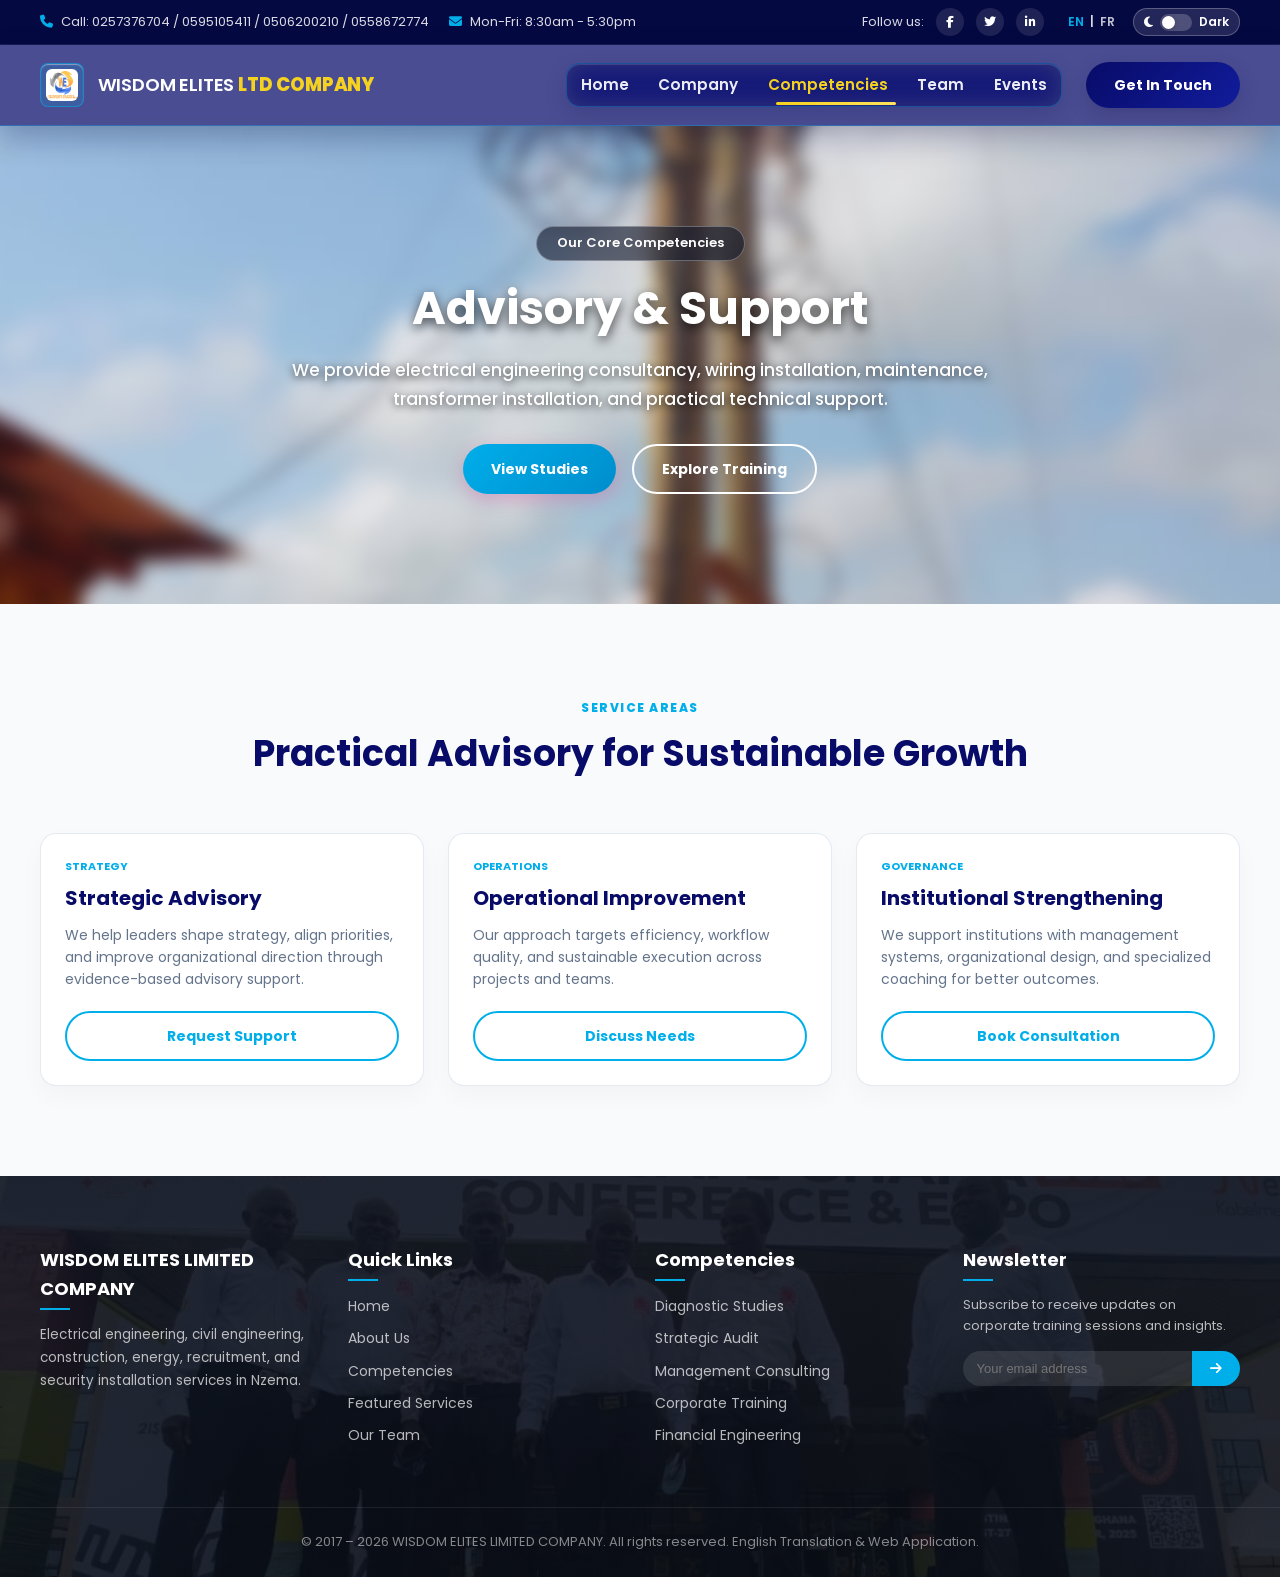
<file: advisory-support.html>
<!DOCTYPE html>
<html lang="en">
<head>
  <meta charset="UTF-8">
  <meta name="viewport" content="width=device-width, initial-scale=1.0">
  <title>Advisory & Support | WISDOM ELITES LIMITED COMPANY</title>
  <meta name="description" content="Explore WISDOM ELITES LIMITED COMPANY electrical engineering, construction, energy, recruitment, and security installation services.">
  <link rel="preconnect" href="https://fonts.googleapis.com">
  <link rel="preconnect" href="https://fonts.gstatic.com" crossorigin>
  <link href="https://fonts.googleapis.com/css2?family=Poppins:wght@400;500;600;700;800&family=Rubik:wght@300;400;500;600;700&display=swap" rel="stylesheet">
  <link rel="stylesheet" href="https://cdnjs.cloudflare.com/ajax/libs/font-awesome/6.4.0/css/all.min.css">
  <link rel="stylesheet" href="styles.css">
  <script>try{if(localStorage.getItem("wisdomTheme")==="light"){document.documentElement.style.background="#f0f4ff";}}catch(e){}</script>
</head>
<body>
  <!-- Top Info Bar -->
  <div class="top-bar">
    <div class="container">
      <div class="top-info">
        <div class="top-info-item">
          <i class="fa-solid fa-phone"></i>
          <span>Call: <a href="tel:+233257376704">0257376704</a> / <a href="tel:+233595105411">0595105411</a> / <a href="tel:+233506200210">0506200210</a> / <a href="tel:+233558672774">0558672774</a></span>
        </div>
        <div class="top-info-item">
          <i class="fa-solid fa-envelope"></i>
          <span>Mon-Fri: 8:30am - 5:30pm</span>
        </div>
      </div>
      <div class="top-social">
        <span>Follow us:</span>
        <a href="#" title="Facebook"><i class="fa-brands fa-facebook-f"></i></a>
        <a href="#" title="Twitter"><i class="fa-brands fa-twitter"></i></a>
        <a href="#" title="LinkedIn"><i class="fa-brands fa-linkedin-in"></i></a>
        <div class="lang-switch" aria-label="Choose website language">
          <button type="button" class="active" data-language="en" aria-pressed="true">EN</button>
          <span aria-hidden="true">|</span>
          <button type="button" data-language="fr" aria-pressed="false">FR</button>
        </div>
        <button class="theme-toggle" id="themeToggle" aria-label="Toggle dark/light mode" title="Toggle Dark / Light Mode">
          <i class="fa-solid fa-moon"></i>
          <span class="toggle-track"><span class="toggle-thumb"></span></span>
          <span class="theme-label">Dark</span>
        </button>
      </div>
    </div>
  </div>

   <header class="header">
    <div class="container navbar">
      <a href="index.html" class="logo" aria-label="WISDOM ELITES LTD COMPANY home">
        <div class="logo-badge">
          <img src="image/Logo.jpeg" alt="WISDOM ELITES LTD COMPANY logo" class="logo-image">
        </div>
        <span class="logo-text">WISDOM ELITES <strong>LTD COMPANY</strong></span>
      </a>

      <nav id="navMenu" class="nav-menu nav visible-lg visible-md visible-sm hidden-xs">
        <div class="menu-header-menu-container">
          <ul id="menu-header-menu" class="menu rt-mega-menu-transition-default">
            <li id="menu-item-10756" class="menu-item menu-item-type-post_type menu-item-object-page menu-item-home current-menu-item page_item page-item-293 current_page_item menu-flyout rt-mega-menu-hover item-10756"><a class="nav-link" href="index.html">Home</a></li>
            <li id="menu-item-10768" class="menu-item menu-item-type-post_type menu-item-object-page menu-item-has-children menu-flyout rt-mega-menu-hover item-10768"><a class="nav-link" href="company.html">Company</a>
              <ul class="rt-sub-menu">
                <li id="menu-item-10769" class="menu-item menu-item-type-post_type menu-item-object-page rt-mega-menu-hover item-10769"><a class="nav-link" href="company.html">Overview</a></li>
                <li id="menu-item-10767" class="menu-item menu-item-type-post_type menu-item-object-page rt-mega-menu-hover item-10767"><a class="nav-link" href="managing-partner.html">Managing Partner Message</a></li>
              </ul>
            </li>
            <li id="menu-item-10770" class="menu-item menu-item-type-post_type menu-item-object-page menu-item-has-children menu-flyout rt-mega-menu-hover item-10770"><a class="nav-link" href="advisory-support.html">Competencies</a>
              <ul class="rt-sub-menu">
                <li id="menu-item-10760" class="menu-item menu-item-type-post_type menu-item-object-page rt-mega-menu-hover item-10760"><a class="nav-link" href="advisory-support.html">Advisory & Support</a></li>
                <li id="menu-item-10763" class="menu-item menu-item-type-post_type menu-item-object-page rt-mega-menu-hover item-10763"><a class="nav-link" href="studies.html">Studies</a></li>
                <li id="menu-item-10764" class="menu-item menu-item-type-post_type menu-item-object-page rt-mega-menu-hover item-10764"><a class="nav-link" href="training.html">Training</a></li>
                <li id="menu-item-10759" class="menu-item menu-item-type-post_type menu-item-object-page rt-mega-menu-hover item-10759"><a class="nav-link" href="audit.html">Audit</a></li>
              </ul>
            </li>
            <li id="menu-item-10762" class="menu-item menu-item-type-post_type menu-item-object-page menu-item-has-children menu-flyout rt-mega-menu-hover item-10762"><a class="nav-link" href="team.html">Team</a>
              <ul class="rt-sub-menu">
                <li id="menu-item-11100" class="menu-item menu-item-type-post_type menu-item-object-page rt-mega-menu-hover item-11100"><a class="nav-link" href="team.html">Our Team</a></li>
                <li id="menu-item-11776" class="menu-item menu-item-type-post_type menu-item-object-page rt-mega-menu-hover item-11776"><a class="nav-link" href="contact.html">Join Our Team</a></li>
                <li id="menu-item-11766" class="menu-item menu-item-type-post_type menu-item-object-awsm_job_openings rt-mega-menu-hover item-11766"><a class="nav-link" href="open-application.html">Open Application</a></li>
              </ul>
            </li>
            <li id="menu-item-11018" class="menu-item menu-item-type-post_type menu-item-object-page menu-flyout rt-mega-menu-hover item-11018"><a class="nav-link" href="events.html">Events</a></li>
              <ul class="rt-sub-menu">
                <li id="menu-item-12257" class="menu-item menu-item-type-post_type menu-item-object-page rt-mega-menu-hover item-12257"><a class="nav-link" href="technical-support.html">Technical Support</a></li>
              </ul>
            </li>
          </ul>
        </div>
      </nav>

      <a href="#contact" class="btn btn-secondary visible-desktop">Get In Touch</a>

      <div class="mobile-toggle" id="mobileToggle">
        <i class="fa-solid fa-bars"></i>
      </div>
    </div>
  </header>

  <section class="hero" style="min-height: 360px; padding: 100px 0 110px;">
    <div class="hero-bg-overlay"></div>
    <div class="container hero-slider">
      <div class="hero-slide active">
        <div class="hero-slide-bg">
        <img src="image/image 4.jpeg" alt="Consulting Slide 1">
      </div>
        <div class="hero-content">
          <span class="hero-subtitle">Our Core Competencies</span>
          <h1 class="hero-title">Advisory & Support</h1>
          <p class="hero-description">We provide electrical engineering consultancy, wiring installation, maintenance, transformer installation, and practical technical support.</p>
          <div class="hero-btns"><a href="studies.html" class="btn">View Studies</a><a href="training.html" class="btn btn-outline" style="border-color:#fff; color:#fff;">Explore Training</a></div>
        </div>
      </div>
    </div>
  </section>

  <section class="services-section">
    <div class="container">
      <div class="section-title-wrap text-center">
        <span class="section-tag">Service Areas</span>
        <h2 class="section-title">Practical Advisory for Sustainable Growth</h2>
      </div>
      <div class="services-grid">
        <div class="service-card">
          <div class="service-body">
            <span class="service-tag">Strategy</span>
            <h3 class="service-title">Strategic Advisory</h3>
            <p class="service-desc">We help leaders shape strategy, align priorities, and improve organizational direction through evidence-based advisory support.</p>
            <a href="contact.html" class="btn btn-outline">Request Support</a>
          </div>
        </div>
        <div class="service-card">
          <div class="service-body">
            <span class="service-tag">Operations</span>
            <h3 class="service-title">Operational Improvement</h3>
            <p class="service-desc">Our approach targets efficiency, workflow quality, and sustainable execution across projects and teams.</p>
            <a href="contact.html" class="btn btn-outline">Discuss Needs</a>
          </div>
        </div>
        <div class="service-card">
          <div class="service-body">
            <span class="service-tag">Governance</span>
            <h3 class="service-title">Institutional Strengthening</h3>
            <p class="service-desc">We support institutions with management systems, organizational design, and specialized coaching for better outcomes.</p>
            <a href="contact.html" class="btn btn-outline">Book Consultation</a>
          </div>
        </div>
      </div>
    </div>
  </section>

   <!-- Footer -->
  <footer class="footer">
    <div class="container">
      <div class="footer-grid">
        <div class="footer-col">
          <h4>WISDOM ELITES LIMITED COMPANY</h4>
          <p style="font-size:13.5px; line-height:1.7;">Electrical engineering, civil engineering, construction, energy, recruitment, and security installation services in Nzema.</p>
        </div>

        <div class="footer-col">
          <h4>Quick Links</h4>
          <ul class="footer-links">
            <li><a href="index.html">Home</a></li>
            <li><a href="company.html">About Us</a></li>
            <li><a href="advisory-support.html">Competencies</a></li>
            <li><a href="studies.html">Featured Services</a></li>
            <li><a href="team.html">Our Team</a></li>
          </ul>
        </div>

        <div class="footer-col">
          <h4>Competencies</h4>
          <ul class="footer-links">
            <li><a href="studies.html">Diagnostic Studies</a></li>
            <li><a href="audit.html">Strategic Audit</a></li>
            <li><a href="advisory-support.html">Management Consulting</a></li>
            <li><a href="training.html">Corporate Training</a></li>
            <li><a href="advisory-support.html">Financial Engineering</a></li>
          </ul>
        </div>

        <div class="footer-col">
          <h4>Newsletter</h4>
          <p style="font-size:13px;">Subscribe to receive updates on corporate training sessions and insights.</p>
          <form id="newsletterForm" class="newsletter-box">
            <input type="email" placeholder="Your email address" required>
            <button type="submit"><i class="fa-solid fa-arrow-right"></i></button>
          </form>
        </div>
      </div>
    </div>

    <div class="footer-bottom">
      <div class="container">
        <p>© 2017 – 2026 WISDOM ELITES LIMITED COMPANY. All rights reserved. English Translation & Web Application.</p>
      </div>
    </div>
  </footer>

  <script src="script.js"></script>
</body>
</html>
</file>
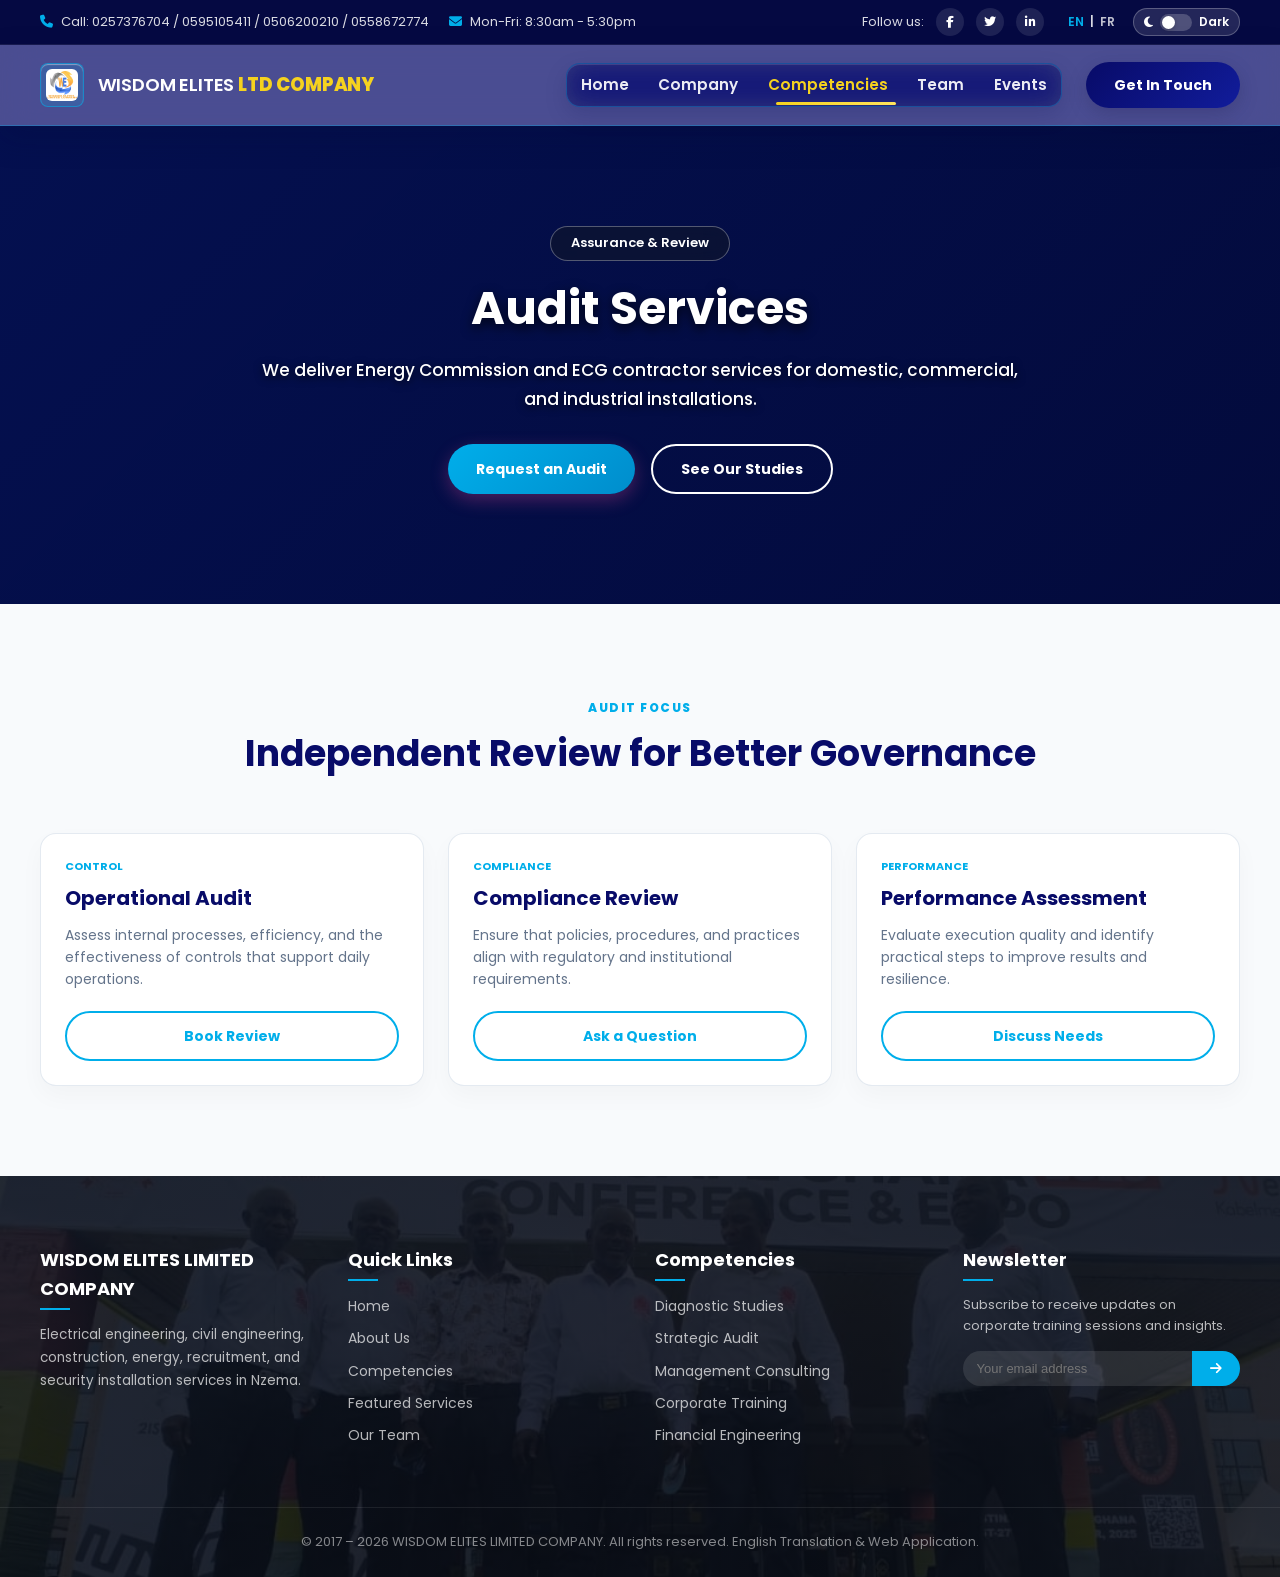
<file: audit.html>
﻿<!DOCTYPE html>
<html lang="en">
<head>
  <meta charset="UTF-8">
  <meta name="viewport" content="width=device-width, initial-scale=1.0">
  <title>Audit | WISDOM ELITES LIMITED COMPANY</title>
  <meta name="description" content="Explore WISDOM ELITES LIMITED COMPANY Energy Commission and ECG contractor services.">
  <link rel="preconnect" href="https://fonts.googleapis.com">
  <link rel="preconnect" href="https://fonts.gstatic.com" crossorigin>
  <link href="https://fonts.googleapis.com/css2?family=Poppins:wght@400;500;600;700;800&family=Rubik:wght@300;400;500;600;700&display=swap" rel="stylesheet">
  <link rel="stylesheet" href="https://cdnjs.cloudflare.com/ajax/libs/font-awesome/6.4.0/css/all.min.css">
  <link rel="stylesheet" href="styles.css">
  <script>try{if(localStorage.getItem("wisdomTheme")==="light"){document.documentElement.style.background="#f0f4ff";}}catch(e){}</script>
</head>
<body>
<!-- Top Info Bar -->
  <div class="top-bar">
    <div class="container">
      <div class="top-info">
        <div class="top-info-item">
          <i class="fa-solid fa-phone"></i>
          <span>Call: <a href="tel:+233257376704">0257376704</a> / <a href="tel:+233595105411">0595105411</a> / <a href="tel:+233506200210">0506200210</a> / <a href="tel:+233558672774">0558672774</a></span>
        </div>
        <div class="top-info-item">
          <i class="fa-solid fa-envelope"></i>
          <span>Mon-Fri: 8:30am - 5:30pm</span>
        </div>
      </div>
      <div class="top-social">
        <span>Follow us:</span>
        <a href="#" title="Facebook"><i class="fa-brands fa-facebook-f"></i></a>
        <a href="#" title="Twitter"><i class="fa-brands fa-twitter"></i></a>
        <a href="#" title="LinkedIn"><i class="fa-brands fa-linkedin-in"></i></a>
        <div class="lang-switch" aria-label="Choose website language">
          <button type="button" class="active" data-language="en" aria-pressed="true">EN</button>
          <span aria-hidden="true">|</span>
          <button type="button" data-language="fr" aria-pressed="false">FR</button>
        </div>
        <button class="theme-toggle" id="themeToggle" aria-label="Toggle dark/light mode" title="Toggle Dark / Light Mode">
          <i class="fa-solid fa-moon"></i>
          <span class="toggle-track"><span class="toggle-thumb"></span></span>
          <span class="theme-label">Dark</span>
        </button>
      </div>
    </div>
  </div>
    
   <header class="header">
    <div class="container navbar">
      <a href="index.html" class="logo" aria-label="WISDOM ELITES LTD COMPANY home">
        <div class="logo-badge">
          <img src="image/Logo.jpeg" alt="WISDOM ELITES LTD COMPANY logo" class="logo-image">
        </div>
        <span class="logo-text">WISDOM ELITES <strong>LTD COMPANY</strong></span>
      </a>

      <nav id="navMenu" class="nav-menu nav visible-lg visible-md visible-sm hidden-xs">
        <div class="menu-header-menu-container">
          <ul id="menu-header-menu" class="menu rt-mega-menu-transition-default">
            <li id="menu-item-10756" class="menu-item menu-item-type-post_type menu-item-object-page menu-item-home current-menu-item page_item page-item-293 current_page_item menu-flyout rt-mega-menu-hover item-10756"><a class="nav-link" href="index.html">Home</a></li>
            <li id="menu-item-10768" class="menu-item menu-item-type-post_type menu-item-object-page menu-item-has-children menu-flyout rt-mega-menu-hover item-10768"><a class="nav-link" href="company.html">Company</a>
              <ul class="rt-sub-menu">
                <li id="menu-item-10769" class="menu-item menu-item-type-post_type menu-item-object-page rt-mega-menu-hover item-10769"><a class="nav-link" href="company.html">Overview</a></li>
                <li id="menu-item-10767" class="menu-item menu-item-type-post_type menu-item-object-page rt-mega-menu-hover item-10767"><a class="nav-link" href="managing-partner.html">Managing Partner Message</a></li>
              </ul>
            </li>
            <li id="menu-item-10770" class="menu-item menu-item-type-post_type menu-item-object-page menu-item-has-children menu-flyout rt-mega-menu-hover item-10770"><a class="nav-link" href="advisory-support.html">Competencies</a>
              <ul class="rt-sub-menu">
                <li id="menu-item-10760" class="menu-item menu-item-type-post_type menu-item-object-page rt-mega-menu-hover item-10760"><a class="nav-link" href="advisory-support.html">Advisory & Support</a></li>
                <li id="menu-item-10763" class="menu-item menu-item-type-post_type menu-item-object-page rt-mega-menu-hover item-10763"><a class="nav-link" href="studies.html">Studies</a></li>
                <li id="menu-item-10764" class="menu-item menu-item-type-post_type menu-item-object-page rt-mega-menu-hover item-10764"><a class="nav-link" href="training.html">Training</a></li>
                <li id="menu-item-10759" class="menu-item menu-item-type-post_type menu-item-object-page rt-mega-menu-hover item-10759"><a class="nav-link" href="audit.html">Audit</a></li>
              </ul>
            </li>
            <li id="menu-item-10762" class="menu-item menu-item-type-post_type menu-item-object-page menu-item-has-children menu-flyout rt-mega-menu-hover item-10762"><a class="nav-link" href="team.html">Team</a>
              <ul class="rt-sub-menu">
                <li id="menu-item-11100" class="menu-item menu-item-type-post_type menu-item-object-page rt-mega-menu-hover item-11100"><a class="nav-link" href="team.html">Our Team</a></li>
                <li id="menu-item-11776" class="menu-item menu-item-type-post_type menu-item-object-page rt-mega-menu-hover item-11776"><a class="nav-link" href="contact.html">Join Our Team</a></li>
                <li id="menu-item-11766" class="menu-item menu-item-type-post_type menu-item-object-awsm_job_openings rt-mega-menu-hover item-11766"><a class="nav-link" href="open-application.html">Open Application</a></li>
              </ul>
            </li>
            <li id="menu-item-11018" class="menu-item menu-item-type-post_type menu-item-object-page menu-flyout rt-mega-menu-hover item-11018"><a class="nav-link" href="events.html">Events</a></li>
              <ul class="rt-sub-menu">
                <li id="menu-item-12257" class="menu-item menu-item-type-post_type menu-item-object-page rt-mega-menu-hover item-12257"><a class="nav-link" href="technical-support.html">Technical Support</a></li>
              </ul>
            </li>
          </ul>
        </div>
      </nav>

      <a href="#contact" class="btn btn-secondary visible-desktop">Get In Touch</a>

      <div class="mobile-toggle" id="mobileToggle">
        <i class="fa-solid fa-bars"></i>
      </div>
    </div>
  </header>
  
  <section class="hero" style="min-height: 360px; padding: 100px 0 110px;">
    <div class="hero-bg-overlay"></div>
    <div class="container hero-slider"><div class="hero-slide active"><div class="hero-content"><span class="hero-subtitle">Assurance & Review</span><h1 class="hero-title">Audit Services</h1><p class="hero-description">We deliver Energy Commission and ECG contractor services for domestic, commercial, and industrial installations.</p><div class="hero-btns"><a href="contact.html" class="btn">Request an Audit</a><a href="studies.html" class="btn btn-outline" style="border-color:#fff; color:#fff;">See Our Studies</a></div></div></div></div>
  </section>

  <section class="services-section">
    <div class="container">
      <div class="section-title-wrap text-center"><span class="section-tag">Audit Focus</span><h2 class="section-title">Independent Review for Better Governance</h2></div>
      <div class="services-grid">
        <div class="service-card"><div class="service-body"><span class="service-tag">Control</span><h3 class="service-title">Operational Audit</h3><p class="service-desc">Assess internal processes, efficiency, and the effectiveness of controls that support daily operations.</p><a href="contact.html" class="btn btn-outline">Book Review</a></div></div>
        <div class="service-card"><div class="service-body"><span class="service-tag">Compliance</span><h3 class="service-title">Compliance Review</h3><p class="service-desc">Ensure that policies, procedures, and practices align with regulatory and institutional requirements.</p><a href="contact.html" class="btn btn-outline">Ask a Question</a></div></div>
        <div class="service-card"><div class="service-body"><span class="service-tag">Performance</span><h3 class="service-title">Performance Assessment</h3><p class="service-desc">Evaluate execution quality and identify practical steps to improve results and resilience.</p><a href="contact.html" class="btn btn-outline">Discuss Needs</a></div></div>
      </div>
    </div>
  </section>

 <!-- Footer -->
  <footer class="footer">
    <div class="container">
      <div class="footer-grid">
        <div class="footer-col">
          <h4>WISDOM ELITES LIMITED COMPANY</h4>
          <p style="font-size:13.5px; line-height:1.7;">Electrical engineering, civil engineering, construction, energy, recruitment, and security installation services in Nzema.</p>
        </div>

        <div class="footer-col">
          <h4>Quick Links</h4>
          <ul class="footer-links">
            <li><a href="index.html">Home</a></li>
            <li><a href="company.html">About Us</a></li>
            <li><a href="advisory-support.html">Competencies</a></li>
            <li><a href="studies.html">Featured Services</a></li>
            <li><a href="team.html">Our Team</a></li>
          </ul>
        </div>

        <div class="footer-col">
          <h4>Competencies</h4>
          <ul class="footer-links">
            <li><a href="studies.html">Diagnostic Studies</a></li>
            <li><a href="audit.html">Strategic Audit</a></li>
            <li><a href="advisory-support.html">Management Consulting</a></li>
            <li><a href="training.html">Corporate Training</a></li>
            <li><a href="advisory-support.html">Financial Engineering</a></li>
          </ul>
        </div>

        <div class="footer-col">
          <h4>Newsletter</h4>
          <p style="font-size:13px;">Subscribe to receive updates on corporate training sessions and insights.</p>
          <form id="newsletterForm" class="newsletter-box">
            <input type="email" placeholder="Your email address" required>
            <button type="submit"><i class="fa-solid fa-arrow-right"></i></button>
          </form>
        </div>
      </div>
    </div>

    <div class="footer-bottom">
      <div class="container">
        <p>© 2017 – 2026 WISDOM ELITES LIMITED COMPANY. All rights reserved. English Translation & Web Application.</p>
      </div>
    </div>
  </footer>

  <script src="script.js"></script>
</body>
</html>
</file>
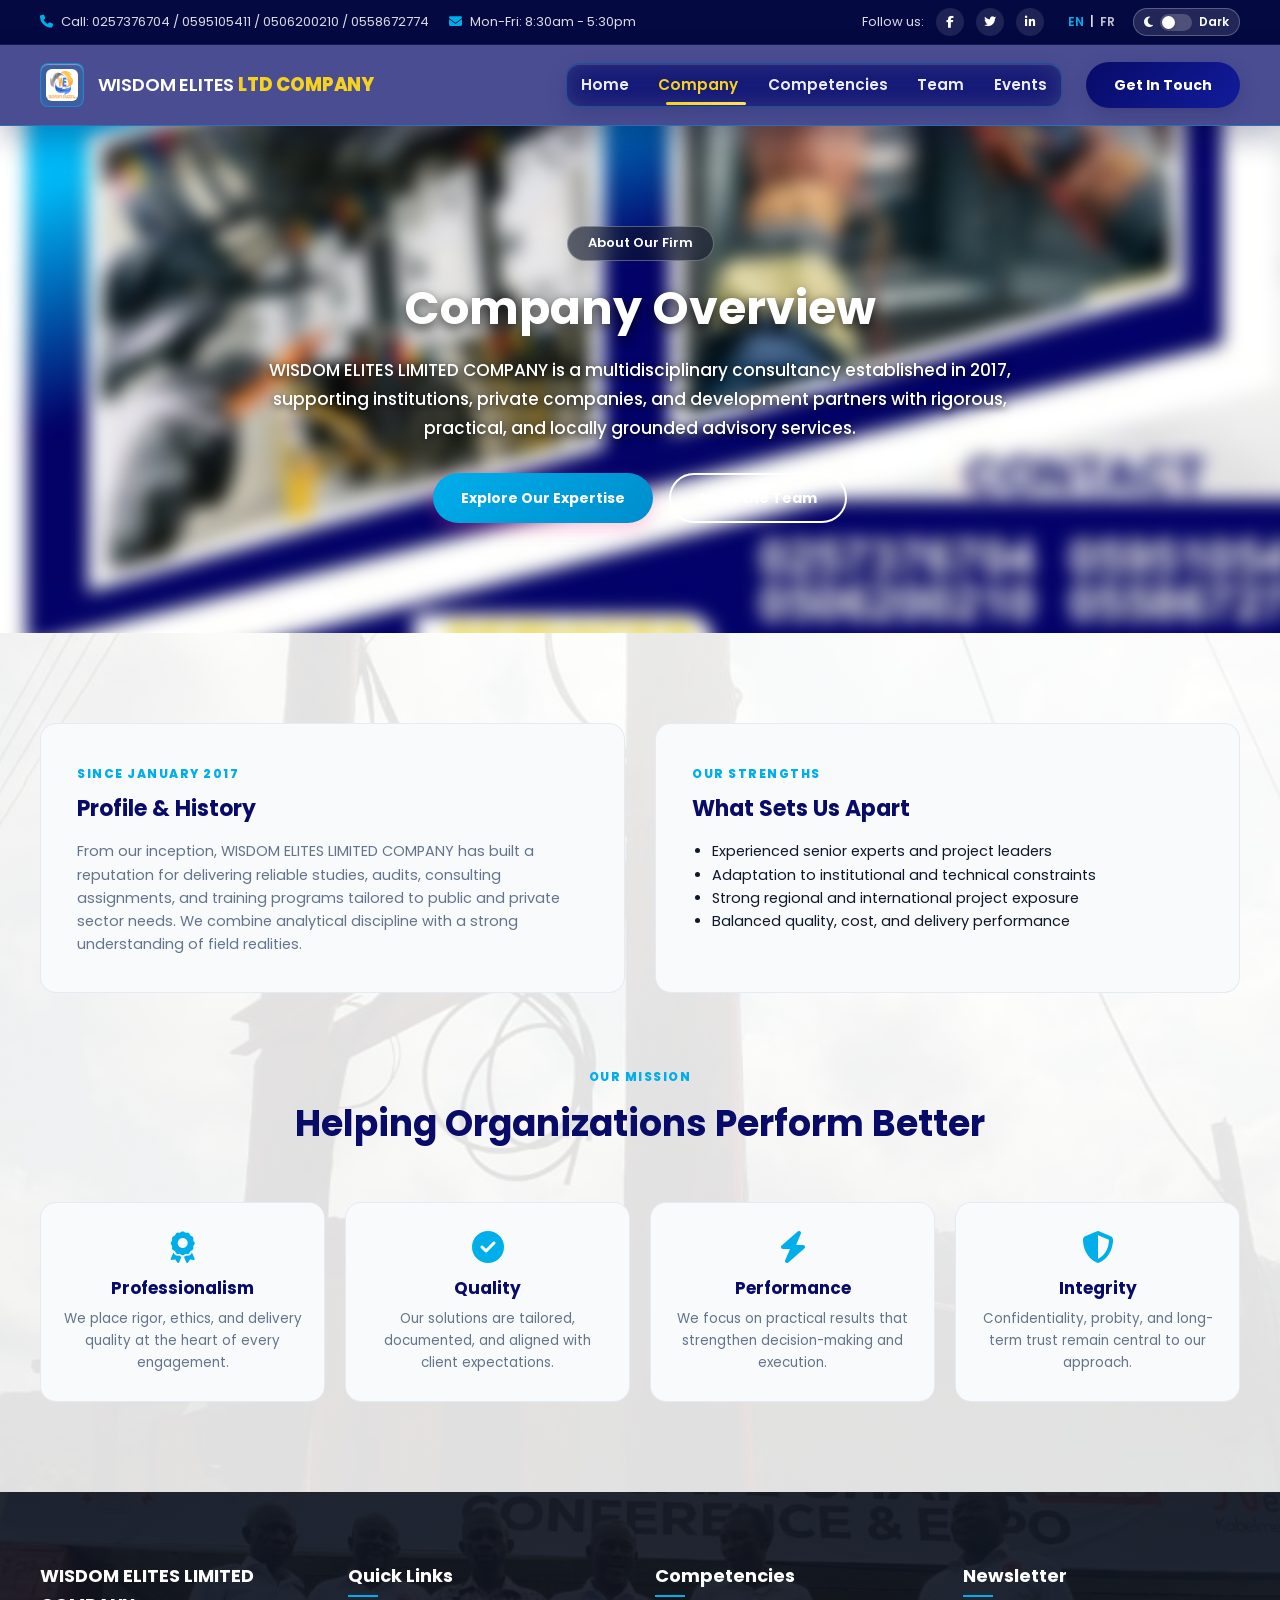
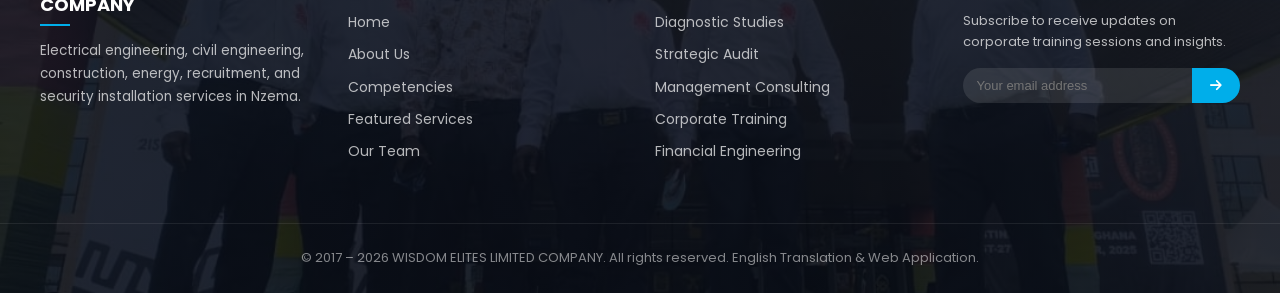
<file: company.html>
﻿<!DOCTYPE html>
<html lang="en">
<head>
  <meta charset="UTF-8">
  <meta name="viewport" content="width=device-width, initial-scale=1.0">
  <title>Company Overview | WISDOM ELITES LIMITED COMPANY</title>
  <meta name="description" content="Discover WISDOM ELITES LIMITED COMPANY, our history, values, and the expertise that drives our consulting and training services.">
  <link rel="preconnect" href="https://fonts.googleapis.com">
  <link rel="preconnect" href="https://fonts.gstatic.com" crossorigin>
  <link href="https://fonts.googleapis.com/css2?family=Poppins:wght@400;500;600;700;800&family=Rubik:wght@300;400;500;600;700&display=swap" rel="stylesheet">
  <link rel="stylesheet" href="https://cdnjs.cloudflare.com/ajax/libs/font-awesome/6.4.0/css/all.min.css">
  <link rel="stylesheet" href="styles.css">
  <script>try{if(localStorage.getItem("wisdomTheme")==="light"){document.documentElement.style.background="#f0f4ff";}}catch(e){}</script>
</head>
<body>
  <div class="top-bar">
    <div class="container">
      <div class="top-info">
        <div class="top-info-item">
          <i class="fa-solid fa-phone"></i>
          <span>Call: <a href="tel:+233257376704">0257376704</a> / <a href="tel:+233595105411">0595105411</a> / <a href="tel:+233506200210">0506200210</a> / <a href="tel:+233558672774">0558672774</a></span>
        </div>
        <div class="top-info-item">
          <i class="fa-solid fa-envelope"></i>
          <span>Mon-Fri: 8:30am - 5:30pm</span>
        </div>
      </div>
      <div class="top-social">
        <span>Follow us:</span>
        <a href="#" title="Facebook"><i class="fa-brands fa-facebook-f"></i></a>
        <a href="#" title="Twitter"><i class="fa-brands fa-twitter"></i></a>
        <a href="#" title="LinkedIn"><i class="fa-brands fa-linkedin-in"></i></a>
        <div class="lang-switch" aria-label="Choose website language">
          <button type="button" class="active" data-language="en" aria-pressed="true">EN</button>
          <span aria-hidden="true">|</span>
          <button type="button" data-language="fr" aria-pressed="false">FR</button>
        </div>
        <button class="theme-toggle" id="themeToggle" aria-label="Toggle dark/light mode" title="Toggle Dark / Light Mode">
          <i class="fa-solid fa-moon"></i>
          <span class="toggle-track"><span class="toggle-thumb"></span></span>
          <span class="theme-label">Dark</span>
        </button>
      </div>
    </div>
  </div>

   <header class="header">
    <div class="container navbar">
      <a href="index.html" class="logo" aria-label="WISDOM ELITES LTD COMPANY home">
        <div class="logo-badge">
          <img src="image/Logo.jpeg" alt="WISDOM ELITES LTD COMPANY logo" class="logo-image">
        </div>
        <span class="logo-text">WISDOM ELITES <strong>LTD COMPANY</strong></span>
      </a>

      <nav id="navMenu" class="nav-menu nav visible-lg visible-md visible-sm hidden-xs">
        <div class="menu-header-menu-container">
          <ul id="menu-header-menu" class="menu rt-mega-menu-transition-default">
            <li id="menu-item-10756" class="menu-item menu-item-type-post_type menu-item-object-page menu-item-home current-menu-item page_item page-item-293 current_page_item menu-flyout rt-mega-menu-hover item-10756"><a class="nav-link" href="index.html">Home</a></li>
            <li id="menu-item-10768" class="menu-item menu-item-type-post_type menu-item-object-page menu-item-has-children menu-flyout rt-mega-menu-hover item-10768"><a class="nav-link" href="company.html">Company</a>
              <ul class="rt-sub-menu">
                <li id="menu-item-10769" class="menu-item menu-item-type-post_type menu-item-object-page rt-mega-menu-hover item-10769"><a class="nav-link" href="company.html">Overview</a></li>
                <li id="menu-item-10767" class="menu-item menu-item-type-post_type menu-item-object-page rt-mega-menu-hover item-10767"><a class="nav-link" href="managing-partner.html">Managing Partner Message</a></li>
              </ul>
            </li>
            <li id="menu-item-10770" class="menu-item menu-item-type-post_type menu-item-object-page menu-item-has-children menu-flyout rt-mega-menu-hover item-10770"><a class="nav-link" href="advisory-support.html">Competencies</a>
              <ul class="rt-sub-menu">
                <li id="menu-item-10760" class="menu-item menu-item-type-post_type menu-item-object-page rt-mega-menu-hover item-10760"><a class="nav-link" href="advisory-support.html">Advisory & Support</a></li>
                <li id="menu-item-10763" class="menu-item menu-item-type-post_type menu-item-object-page rt-mega-menu-hover item-10763"><a class="nav-link" href="studies.html">Studies</a></li>
                <li id="menu-item-10764" class="menu-item menu-item-type-post_type menu-item-object-page rt-mega-menu-hover item-10764"><a class="nav-link" href="training.html">Training</a></li>
                <li id="menu-item-10759" class="menu-item menu-item-type-post_type menu-item-object-page rt-mega-menu-hover item-10759"><a class="nav-link" href="audit.html">Audit</a></li>
              </ul>
            </li>
            <li id="menu-item-10762" class="menu-item menu-item-type-post_type menu-item-object-page menu-item-has-children menu-flyout rt-mega-menu-hover item-10762"><a class="nav-link" href="team.html">Team</a>
              <ul class="rt-sub-menu">
                <li id="menu-item-11100" class="menu-item menu-item-type-post_type menu-item-object-page rt-mega-menu-hover item-11100"><a class="nav-link" href="team.html">Our Team</a></li>
                <li id="menu-item-11776" class="menu-item menu-item-type-post_type menu-item-object-page rt-mega-menu-hover item-11776"><a class="nav-link" href="contact.html">Join Our Team</a></li>
                <li id="menu-item-11766" class="menu-item menu-item-type-post_type menu-item-object-awsm_job_openings rt-mega-menu-hover item-11766"><a class="nav-link" href="open-application.html">Open Application</a></li>
              </ul>
            </li>
            <li id="menu-item-11018" class="menu-item menu-item-type-post_type menu-item-object-page menu-flyout rt-mega-menu-hover item-11018"><a class="nav-link" href="events.html">Events</a></li>
              <ul class="rt-sub-menu">
                <li id="menu-item-12257" class="menu-item menu-item-type-post_type menu-item-object-page rt-mega-menu-hover item-12257"><a class="nav-link" href="technical-support.html">Technical Support</a></li>
              </ul>
            </li>
          </ul>
        </div>
      </nav>

      <a href="#contact" class="btn btn-secondary visible-desktop">Get In Touch</a>

      <div class="mobile-toggle" id="mobileToggle">
        <i class="fa-solid fa-bars"></i>
      </div>
    </div>
  </header>

  <section class="hero" style="min-height: 380px; padding: 100px 0 110px;">
    <div class="hero-bg-overlay"></div>
    <div class="container hero-slider">
      <div class="hero-slide active">
        <div class="hero-slide-bg">
        <img src="image/Wisdom LTD.jpeg" alt="Consulting Slide 1">
      </div>
        <div class="hero-content">
          <span class="hero-subtitle">About Our Firm</span>
          <h1 class="hero-title">Company Overview</h1>
          <p class="hero-description">WISDOM ELITES LIMITED COMPANY is a multidisciplinary consultancy established in 2017, supporting institutions, private companies, and development partners with rigorous, practical, and locally grounded advisory services.</p>
          <div class="hero-btns">
            <a href="advisory-support.html" class="btn">Explore Our Expertise</a>
            <a href="team.html" class="btn btn-outline" style="border-color:#fff; color:#fff;">Meet the Team</a>
          </div>
        </div>
      </div>
    </div>
  </section>

  <section class="about-section">
    <div class="container">
      <div class="about-grid">
        <div class="about-box">
          <span class="section-tag">Since January 2017</span>
          <h3>Profile & History</h3>
          <p>From our inception, WISDOM ELITES LIMITED COMPANY has built a reputation for delivering reliable studies, audits, consulting assignments, and training programs tailored to public and private sector needs. We combine analytical discipline with a strong understanding of field realities.</p>
        </div>
        <div class="about-box">
          <span class="section-tag">Our Strengths</span>
          <h3>What Sets Us Apart</h3>
          <ul style="padding-left: 20px; list-style-type: disc; margin-top: 10px; font-size: 14.5px; color: var(--text-dark);">
            <li>Experienced senior experts and project leaders</li>
            <li>Adaptation to institutional and technical constraints</li>
            <li>Strong regional and international project exposure</li>
            <li>Balanced quality, cost, and delivery performance</li>
          </ul>
        </div>
      </div>
      <div class="section-title-wrap text-center">
        <span class="section-tag">Our Mission</span>
        <h2 class="section-title">Helping Organizations Perform Better</h2>
      </div>
      <div class="values-grid">
        <div class="value-item text-center">
          <i class="fa-solid fa-award accent-text" style="font-size:32px; margin-bottom:12px;"></i>
          <h4>Professionalism</h4>
          <p>We place rigor, ethics, and delivery quality at the heart of every engagement.</p>
        </div>
        <div class="value-item text-center">
          <i class="fa-solid fa-circle-check accent-text" style="font-size:32px; margin-bottom:12px;"></i>
          <h4>Quality</h4>
          <p>Our solutions are tailored, documented, and aligned with client expectations.</p>
        </div>
        <div class="value-item text-center">
          <i class="fa-solid fa-bolt accent-text" style="font-size:32px; margin-bottom:12px;"></i>
          <h4>Performance</h4>
          <p>We focus on practical results that strengthen decision-making and execution.</p>
        </div>
        <div class="value-item text-center">
          <i class="fa-solid fa-shield-halved accent-text" style="font-size:32px; margin-bottom:12px;"></i>
          <h4>Integrity</h4>
          <p>Confidentiality, probity, and long-term trust remain central to our approach.</p>
        </div>
      </div>
    </div>
  </section>

   <!-- Footer -->
  <footer class="footer">
    <div class="container">
      <div class="footer-grid">
        <div class="footer-col">
          <h4>WISDOM ELITES LIMITED COMPANY</h4>
          <p style="font-size:13.5px; line-height:1.7;">Electrical engineering, civil engineering, construction, energy, recruitment, and security installation services in Nzema.</p>
        </div>

        <div class="footer-col">
          <h4>Quick Links</h4>
          <ul class="footer-links">
            <li><a href="index.html">Home</a></li>
            <li><a href="company.html">About Us</a></li>
            <li><a href="advisory-support.html">Competencies</a></li>
            <li><a href="studies.html">Featured Services</a></li>
            <li><a href="team.html">Our Team</a></li>
          </ul>
        </div>

        <div class="footer-col">
          <h4>Competencies</h4>
          <ul class="footer-links">
            <li><a href="studies.html">Diagnostic Studies</a></li>
            <li><a href="audit.html">Strategic Audit</a></li>
            <li><a href="advisory-support.html">Management Consulting</a></li>
            <li><a href="training.html">Corporate Training</a></li>
            <li><a href="advisory-support.html">Financial Engineering</a></li>
          </ul>
        </div>

        <div class="footer-col">
          <h4>Newsletter</h4>
          <p style="font-size:13px;">Subscribe to receive updates on corporate training sessions and insights.</p>
          <form id="newsletterForm" class="newsletter-box">
            <input type="email" placeholder="Your email address" required>
            <button type="submit"><i class="fa-solid fa-arrow-right"></i></button>
          </form>
        </div>
      </div>
    </div>

    <div class="footer-bottom">
      <div class="container">
        <p>© 2017 – 2026 WISDOM ELITES LIMITED COMPANY. All rights reserved. English Translation & Web Application.</p>
      </div>
    </div>
  </footer>

  <script src="script.js"></script>
</body>
</html>
</file>
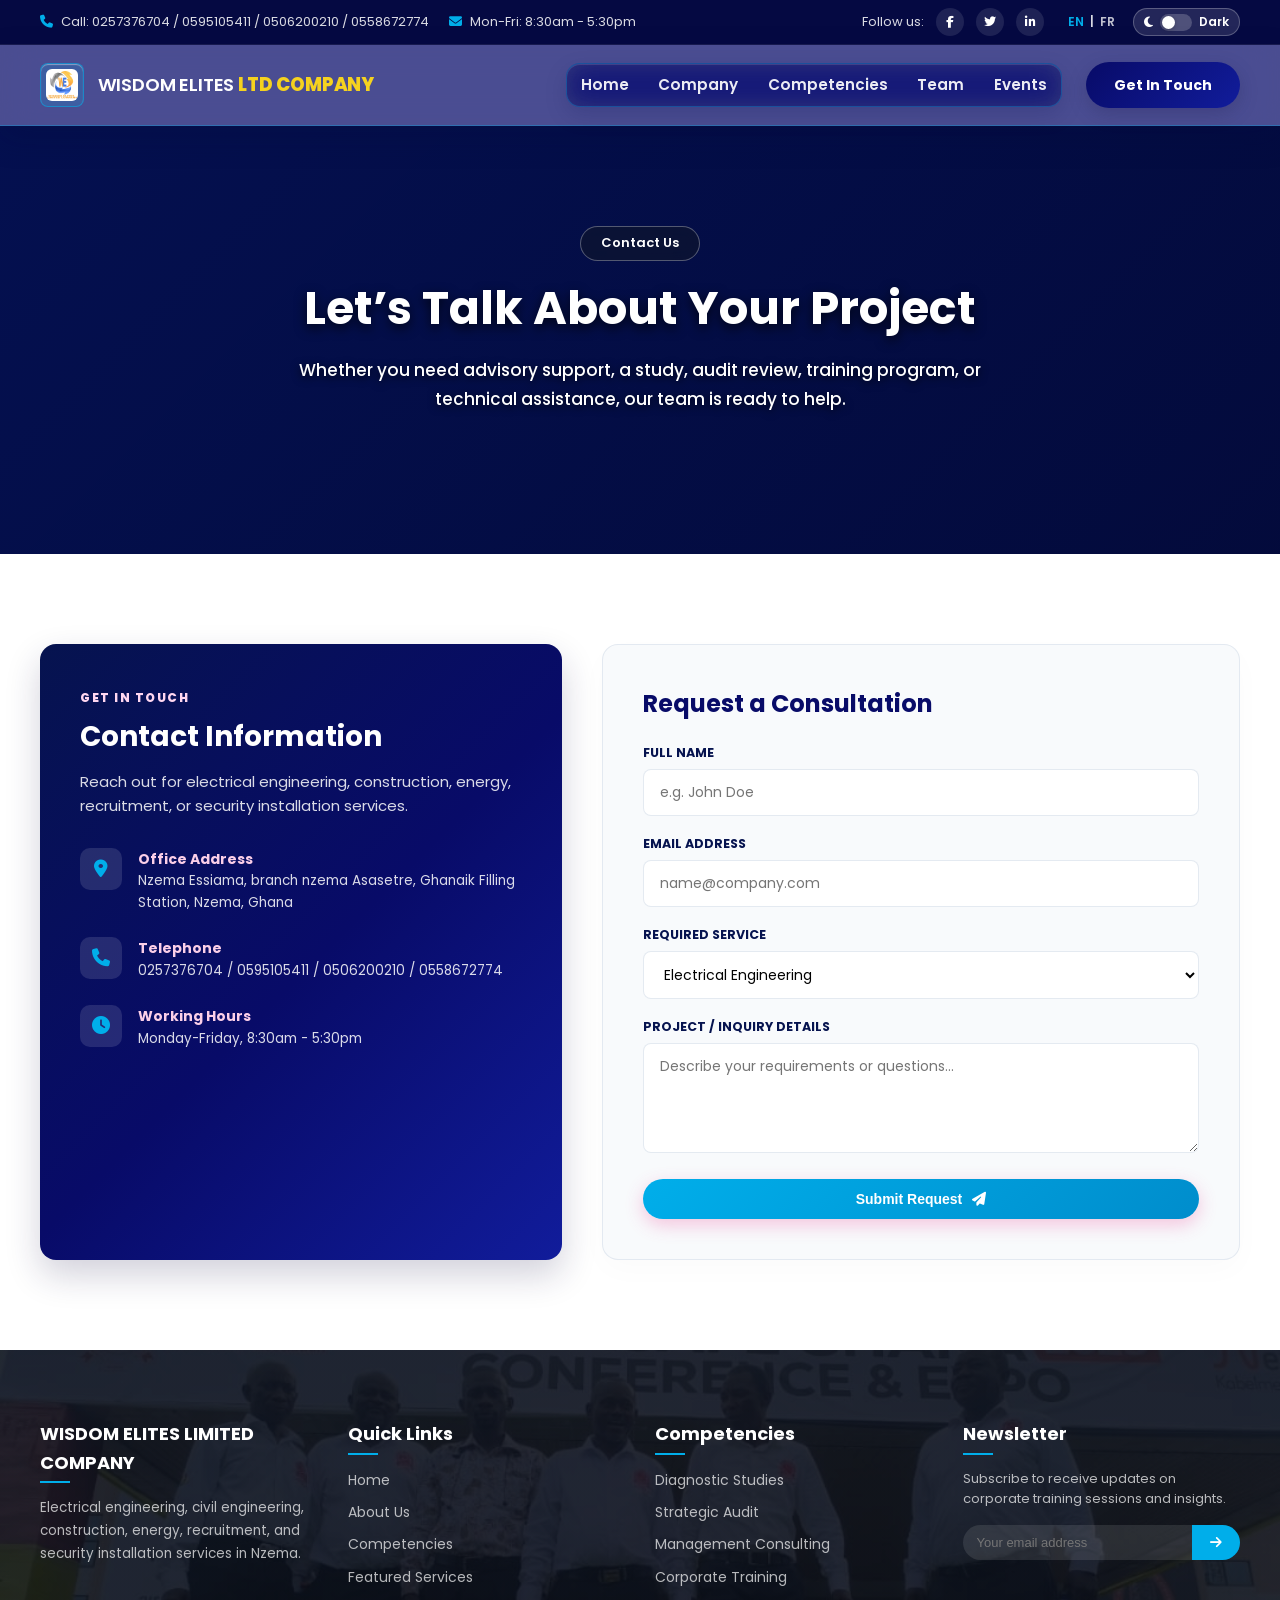
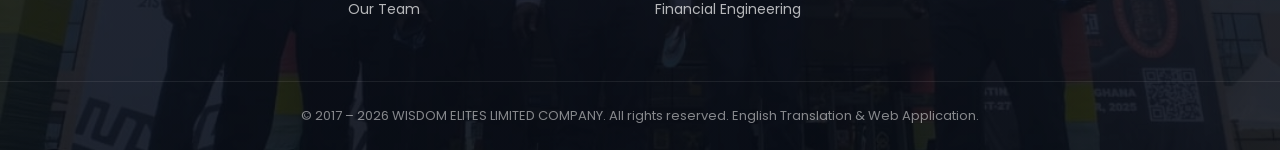
<file: contact.html>
﻿<!DOCTYPE html>
<html lang="en">
<head>
  <meta charset="UTF-8">
  <meta name="viewport" content="width=device-width, initial-scale=1.0">
  <title>Contact | WISDOM ELITES LIMITED COMPANY</title>
  <meta name="description" content="Get in touch with WISDOM ELITES LIMITED COMPANY for consulting, audit, studies, training, and technical support requests.">
  <link rel="preconnect" href="https://fonts.googleapis.com">
  <link rel="preconnect" href="https://fonts.gstatic.com" crossorigin>
  <link href="https://fonts.googleapis.com/css2?family=Poppins:wght@400;500;600;700;800&family=Rubik:wght@300;400;500;600;700&display=swap" rel="stylesheet">
  <link rel="stylesheet" href="https://cdnjs.cloudflare.com/ajax/libs/font-awesome/6.4.0/css/all.min.css">
  <link rel="stylesheet" href="styles.css">
  <script>try{if(localStorage.getItem("wisdomTheme")==="light"){document.documentElement.style.background="#f0f4ff";}}catch(e){}</script>
</head>
<body>
 <div class="top-bar">
    <div class="container">
      <div class="top-info">
        <div class="top-info-item">
          <i class="fa-solid fa-phone"></i>
          <span>Call: <a href="tel:+233257376704">0257376704</a> / <a href="tel:+233595105411">0595105411</a> / <a href="tel:+233506200210">0506200210</a> / <a href="tel:+233558672774">0558672774</a></span>
        </div>
        <div class="top-info-item">
          <i class="fa-solid fa-envelope"></i>
          <span>Mon-Fri: 8:30am - 5:30pm</span>
        </div>
      </div>
      <div class="top-social">
        <span>Follow us:</span>
        <a href="#" title="Facebook"><i class="fa-brands fa-facebook-f"></i></a>
        <a href="#" title="Twitter"><i class="fa-brands fa-twitter"></i></a>
        <a href="#" title="LinkedIn"><i class="fa-brands fa-linkedin-in"></i></a>
        <div class="lang-switch" aria-label="Choose website language">
          <button type="button" class="active" data-language="en" aria-pressed="true">EN</button>
          <span aria-hidden="true">|</span>
          <button type="button" data-language="fr" aria-pressed="false">FR</button>
        </div>
        <button class="theme-toggle" id="themeToggle" aria-label="Toggle dark/light mode" title="Toggle Dark / Light Mode">
          <i class="fa-solid fa-moon"></i>
          <span class="toggle-track"><span class="toggle-thumb"></span></span>
          <span class="theme-label">Dark</span>
        </button>
      </div>
    </div>
  </div>

   <header class="header">
    <div class="container navbar">
      <a href="index.html" class="logo" aria-label="WISDOM ELITES LTD COMPANY home">
        <div class="logo-badge">
          <img src="image/Logo.jpeg" alt="WISDOM ELITES LTD COMPANY logo" class="logo-image">
        </div>
        <span class="logo-text">WISDOM ELITES <strong>LTD COMPANY</strong></span>
      </a>

      <nav id="navMenu" class="nav-menu nav visible-lg visible-md visible-sm hidden-xs">
        <div class="menu-header-menu-container">
          <ul id="menu-header-menu" class="menu rt-mega-menu-transition-default">
            <li id="menu-item-10756" class="menu-item menu-item-type-post_type menu-item-object-page menu-item-home current-menu-item page_item page-item-293 current_page_item menu-flyout rt-mega-menu-hover item-10756"><a class="nav-link" href="index.html">Home</a></li>
            <li id="menu-item-10768" class="menu-item menu-item-type-post_type menu-item-object-page menu-item-has-children menu-flyout rt-mega-menu-hover item-10768"><a class="nav-link" href="company.html">Company</a>
              <ul class="rt-sub-menu">
                <li id="menu-item-10769" class="menu-item menu-item-type-post_type menu-item-object-page rt-mega-menu-hover item-10769"><a class="nav-link" href="company.html">Overview</a></li>
                <li id="menu-item-10767" class="menu-item menu-item-type-post_type menu-item-object-page rt-mega-menu-hover item-10767"><a class="nav-link" href="managing-partner.html">Managing Partner Message</a></li>
              </ul>
            </li>
            <li id="menu-item-10770" class="menu-item menu-item-type-post_type menu-item-object-page menu-item-has-children menu-flyout rt-mega-menu-hover item-10770"><a class="nav-link" href="advisory-support.html">Competencies</a>
              <ul class="rt-sub-menu">
                <li id="menu-item-10760" class="menu-item menu-item-type-post_type menu-item-object-page rt-mega-menu-hover item-10760"><a class="nav-link" href="advisory-support.html">Advisory & Support</a></li>
                <li id="menu-item-10763" class="menu-item menu-item-type-post_type menu-item-object-page rt-mega-menu-hover item-10763"><a class="nav-link" href="studies.html">Studies</a></li>
                <li id="menu-item-10764" class="menu-item menu-item-type-post_type menu-item-object-page rt-mega-menu-hover item-10764"><a class="nav-link" href="training.html">Training</a></li>
                <li id="menu-item-10759" class="menu-item menu-item-type-post_type menu-item-object-page rt-mega-menu-hover item-10759"><a class="nav-link" href="audit.html">Audit</a></li>
              </ul>
            </li>
            <li id="menu-item-10762" class="menu-item menu-item-type-post_type menu-item-object-page menu-item-has-children menu-flyout rt-mega-menu-hover item-10762"><a class="nav-link" href="team.html">Team</a>
              <ul class="rt-sub-menu">
                <li id="menu-item-11100" class="menu-item menu-item-type-post_type menu-item-object-page rt-mega-menu-hover item-11100"><a class="nav-link" href="team.html">Our Team</a></li>
                <li id="menu-item-11776" class="menu-item menu-item-type-post_type menu-item-object-page rt-mega-menu-hover item-11776"><a class="nav-link" href="contact.html">Join Our Team</a></li>
                <li id="menu-item-11766" class="menu-item menu-item-type-post_type menu-item-object-awsm_job_openings rt-mega-menu-hover item-11766"><a class="nav-link" href="open-application.html">Open Application</a></li>
              </ul>
            </li>
            <li id="menu-item-11018" class="menu-item menu-item-type-post_type menu-item-object-page menu-flyout rt-mega-menu-hover item-11018"><a class="nav-link" href="events.html">Events</a></li>
              <ul class="rt-sub-menu">
                <li id="menu-item-12257" class="menu-item menu-item-type-post_type menu-item-object-page rt-mega-menu-hover item-12257"><a class="nav-link" href="technical-support.html">Technical Support</a></li>
              </ul>
            </li>
          </ul>
        </div>
      </nav>

      <a href="#contact" class="btn btn-secondary visible-desktop">Get In Touch</a>

      <div class="mobile-toggle" id="mobileToggle">
        <i class="fa-solid fa-bars"></i>
      </div>
    </div>
  </header>

  <section class="hero" style="min-height: 360px; padding: 100px 0 110px;">
    <div class="hero-bg-overlay"></div>
    <div class="container hero-slider"><div class="hero-slide active"><div class="hero-content"><span class="hero-subtitle">Contact Us</span><h1 class="hero-title">Let’s Talk About Your Project</h1><p class="hero-description">Whether you need advisory support, a study, audit review, training program, or technical assistance, our team is ready to help.</p></div></div></div>
  </section>

  <section class="contact-section">
    <div class="container">
      <div class="contact-wrapper">
        <div class="contact-info-card">
          <div>
            <span class="section-tag" style="color:#ffd7f1;">Get In Touch</span>
            <h3>Contact Information</h3>
            <p style="color:rgba(255,255,255,0.85); font-size:15px;">Reach out for electrical engineering, construction, energy, recruitment, or security installation services.</p>
            <div class="contact-info-list">
              <div class="contact-item"><div class="contact-item-icon"><i class="fa-solid fa-location-dot"></i></div><div class="contact-item-text"><h5>Office Address</h5><p>Nzema Essiama, branch nzema Asasetre, Ghanaik Filling Station, Nzema, Ghana</p></div></div>
              <div class="contact-item"><div class="contact-item-icon"><i class="fa-solid fa-phone"></i></div><div class="contact-item-text"><h5>Telephone</h5><p>0257376704 / 0595105411 / 0506200210 / 0558672774</p></div></div>
              <div class="contact-item"><div class="contact-item-icon"><i class="fa-solid fa-clock"></i></div><div class="contact-item-text"><h5>Working Hours</h5><p>Monday-Friday, 8:30am - 5:30pm</p></div></div>
            </div>
          </div>
        </div>
        <div class="contact-form-card">
          <h3>Request a Consultation</h3>
          <form id="contactForm">
            <div class="form-group"><label for="fullName">Full Name</label><input type="text" id="fullName" class="form-control" placeholder="e.g. John Doe" required></div>
            <div class="form-group"><label for="emailAddr">Email Address</label><input type="email" id="emailAddr" class="form-control" placeholder="name@company.com" required></div>
            <div class="form-group"><label for="serviceType">Required Service</label><select id="serviceType" class="form-control"><option value="electrical">Electrical Engineering</option><option value="construction">Civil Engineering & Building Construction</option><option value="energy">Energy Commission & ECG Contractor</option><option value="recruitment">Recruitment & Labour Hiring</option><option value="security">Hikvision Access Control & Video Intercom</option></select></div>
            <div class="form-group"><label for="msgContent">Project / Inquiry Details</label><textarea id="msgContent" class="form-control" placeholder="Describe your requirements or questions..." required></textarea></div>
            <button type="submit" class="btn" style="width:100%;">Submit Request <i class="fa-solid fa-paper-plane"></i></button>
          </form>
        </div>
      </div>
    </div>
  </section>

 <!-- Footer -->
  <footer class="footer">
    <div class="container">
      <div class="footer-grid">
        <div class="footer-col">
          <h4>WISDOM ELITES LIMITED COMPANY</h4>
          <p style="font-size:13.5px; line-height:1.7;">Electrical engineering, civil engineering, construction, energy, recruitment, and security installation services in Nzema.</p>
        </div>

        <div class="footer-col">
          <h4>Quick Links</h4>
          <ul class="footer-links">
            <li><a href="index.html">Home</a></li>
            <li><a href="company.html">About Us</a></li>
            <li><a href="advisory-support.html">Competencies</a></li>
            <li><a href="studies.html">Featured Services</a></li>
            <li><a href="team.html">Our Team</a></li>
          </ul>
        </div>

        <div class="footer-col">
          <h4>Competencies</h4>
          <ul class="footer-links">
            <li><a href="studies.html">Diagnostic Studies</a></li>
            <li><a href="audit.html">Strategic Audit</a></li>
            <li><a href="advisory-support.html">Management Consulting</a></li>
            <li><a href="training.html">Corporate Training</a></li>
            <li><a href="advisory-support.html">Financial Engineering</a></li>
          </ul>
        </div>

        <div class="footer-col">
          <h4>Newsletter</h4>
          <p style="font-size:13px;">Subscribe to receive updates on corporate training sessions and insights.</p>
          <form id="newsletterForm" class="newsletter-box">
            <input type="email" placeholder="Your email address" required>
            <button type="submit"><i class="fa-solid fa-arrow-right"></i></button>
          </form>
        </div>
      </div>
    </div>

    <div class="footer-bottom">
      <div class="container">
        <p>© 2017 – 2026 WISDOM ELITES LIMITED COMPANY. All rights reserved. English Translation & Web Application.</p>
      </div>
    </div>
  </footer>

  <script src="script.js"></script>
</body>
</html>
</file>
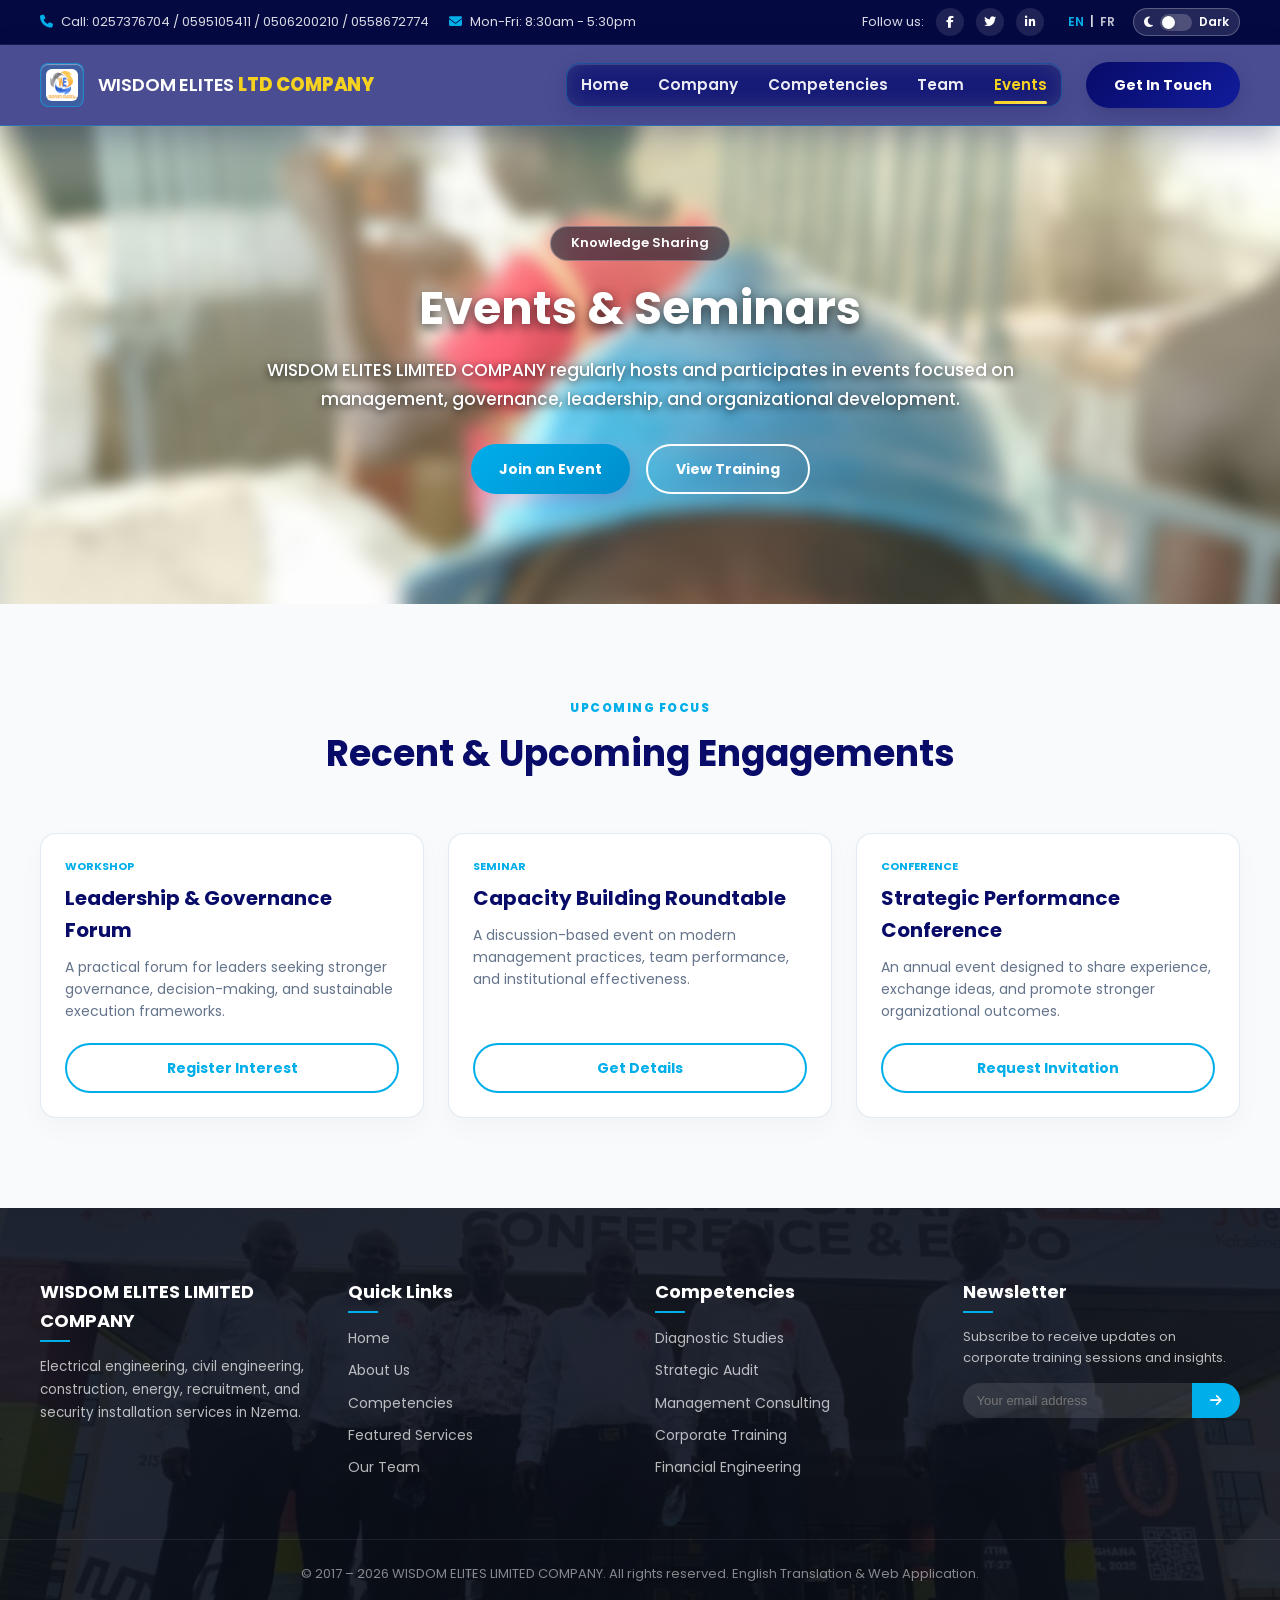
<file: events.html>
﻿<!DOCTYPE html>
<html lang="en">
<head>
  <meta charset="UTF-8">
  <meta name="viewport" content="width=device-width, initial-scale=1.0">
  <title>Events | WISDOM ELITES LIMITED COMPANY</title>
  <meta name="description" content="View upcoming and recent events and seminars hosted by WISDOM ELITES LIMITED COMPANY.">
  <link rel="preconnect" href="https://fonts.googleapis.com">
  <link rel="preconnect" href="https://fonts.gstatic.com" crossorigin>
  <link href="https://fonts.googleapis.com/css2?family=Poppins:wght@400;500;600;700;800&family=Rubik:wght@300;400;500;600;700&display=swap" rel="stylesheet">
  <link rel="stylesheet" href="https://cdnjs.cloudflare.com/ajax/libs/font-awesome/6.4.0/css/all.min.css">
  <link rel="stylesheet" href="styles.css">
  <script>try{if(localStorage.getItem("wisdomTheme")==="light"){document.documentElement.style.background="#f0f4ff";}}catch(e){}</script>
</head>
<body>
  <div class="top-bar">
    <div class="container">
      <div class="top-info">
        <div class="top-info-item">
          <i class="fa-solid fa-phone"></i>
          <span>Call: <a href="tel:+233257376704">0257376704</a> / <a href="tel:+233595105411">0595105411</a> / <a href="tel:+233506200210">0506200210</a> / <a href="tel:+233558672774">0558672774</a></span>
        </div>
        <div class="top-info-item">
          <i class="fa-solid fa-envelope"></i>
          <span>Mon-Fri: 8:30am - 5:30pm</span>
        </div>
      </div>
      <div class="top-social">
        <span>Follow us:</span>
        <a href="#" title="Facebook"><i class="fa-brands fa-facebook-f"></i></a>
        <a href="#" title="Twitter"><i class="fa-brands fa-twitter"></i></a>
        <a href="#" title="LinkedIn"><i class="fa-brands fa-linkedin-in"></i></a>
        <div class="lang-switch" aria-label="Choose website language">
          <button type="button" class="active" data-language="en" aria-pressed="true">EN</button>
          <span aria-hidden="true">|</span>
          <button type="button" data-language="fr" aria-pressed="false">FR</button>
        </div>
        <button class="theme-toggle" id="themeToggle" aria-label="Toggle dark/light mode" title="Toggle Dark / Light Mode">
          <i class="fa-solid fa-moon"></i>
          <span class="toggle-track"><span class="toggle-thumb"></span></span>
          <span class="theme-label">Dark</span>
        </button>
      </div>
    </div>
  </div>

   <header class="header">
    <div class="container navbar">
      <a href="index.html" class="logo" aria-label="WISDOM ELITES LTD COMPANY home">
        <div class="logo-badge">
          <img src="image/Logo.jpeg" alt="WISDOM ELITES LTD COMPANY logo" class="logo-image">
        </div>
        <span class="logo-text">WISDOM ELITES <strong>LTD COMPANY</strong></span>
      </a>

      <nav id="navMenu" class="nav-menu nav visible-lg visible-md visible-sm hidden-xs">
        <div class="menu-header-menu-container">
          <ul id="menu-header-menu" class="menu rt-mega-menu-transition-default">
            <li id="menu-item-10756" class="menu-item menu-item-type-post_type menu-item-object-page menu-item-home current-menu-item page_item page-item-293 current_page_item menu-flyout rt-mega-menu-hover item-10756"><a class="nav-link" href="index.html">Home</a></li>
            <li id="menu-item-10768" class="menu-item menu-item-type-post_type menu-item-object-page menu-item-has-children menu-flyout rt-mega-menu-hover item-10768"><a class="nav-link" href="company.html">Company</a>
              <ul class="rt-sub-menu">
                <li id="menu-item-10769" class="menu-item menu-item-type-post_type menu-item-object-page rt-mega-menu-hover item-10769"><a class="nav-link" href="company.html">Overview</a></li>
                <li id="menu-item-10767" class="menu-item menu-item-type-post_type menu-item-object-page rt-mega-menu-hover item-10767"><a class="nav-link" href="managing-partner.html">Managing Partner Message</a></li>
              </ul>
            </li>
            <li id="menu-item-10770" class="menu-item menu-item-type-post_type menu-item-object-page menu-item-has-children menu-flyout rt-mega-menu-hover item-10770"><a class="nav-link" href="advisory-support.html">Competencies</a>
              <ul class="rt-sub-menu">
                <li id="menu-item-10760" class="menu-item menu-item-type-post_type menu-item-object-page rt-mega-menu-hover item-10760"><a class="nav-link" href="advisory-support.html">Advisory & Support</a></li>
                <li id="menu-item-10763" class="menu-item menu-item-type-post_type menu-item-object-page rt-mega-menu-hover item-10763"><a class="nav-link" href="studies.html">Studies</a></li>
                <li id="menu-item-10764" class="menu-item menu-item-type-post_type menu-item-object-page rt-mega-menu-hover item-10764"><a class="nav-link" href="training.html">Training</a></li>
                <li id="menu-item-10759" class="menu-item menu-item-type-post_type menu-item-object-page rt-mega-menu-hover item-10759"><a class="nav-link" href="audit.html">Audit</a></li>
              </ul>
            </li>
            <li id="menu-item-10762" class="menu-item menu-item-type-post_type menu-item-object-page menu-item-has-children menu-flyout rt-mega-menu-hover item-10762"><a class="nav-link" href="team.html">Team</a>
              <ul class="rt-sub-menu">
                <li id="menu-item-11100" class="menu-item menu-item-type-post_type menu-item-object-page rt-mega-menu-hover item-11100"><a class="nav-link" href="team.html">Our Team</a></li>
                <li id="menu-item-11776" class="menu-item menu-item-type-post_type menu-item-object-page rt-mega-menu-hover item-11776"><a class="nav-link" href="contact.html">Join Our Team</a></li>
                <li id="menu-item-11766" class="menu-item menu-item-type-post_type menu-item-object-awsm_job_openings rt-mega-menu-hover item-11766"><a class="nav-link" href="open-application.html">Open Application</a></li>
              </ul>
            </li>
            <li id="menu-item-11018" class="menu-item menu-item-type-post_type menu-item-object-page menu-flyout rt-mega-menu-hover item-11018"><a class="nav-link" href="events.html">Events</a></li>
              <ul class="rt-sub-menu">
                <li id="menu-item-12257" class="menu-item menu-item-type-post_type menu-item-object-page rt-mega-menu-hover item-12257"><a class="nav-link" href="technical-support.html">Technical Support</a></li>
              </ul>
            </li>
          </ul>
        </div>
      </nav>

      <a href="#contact" class="btn btn-secondary visible-desktop">Get In Touch</a>

      <div class="mobile-toggle" id="mobileToggle">
        <i class="fa-solid fa-bars"></i>
      </div>
    </div>
  </header>

  <section class="hero" style="min-height: 360px; padding: 100px 0 110px;">
    <div class="hero-bg-overlay"></div>
    <div class="container hero-slider"><div class="hero-slide active">
      <div class="hero-slide-bg">
        <img src="image/image 6.jpeg" alt="Consulting Slide 1">
      </div>
      <div class="hero-content"><span class="hero-subtitle">Knowledge Sharing</span><h1 class="hero-title">Events & Seminars</h1><p class="hero-description">WISDOM ELITES LIMITED COMPANY regularly hosts and participates in events focused on management, governance, leadership, and organizational development.</p><div class="hero-btns"><a href="contact.html" class="btn">Join an Event</a><a href="training.html" class="btn btn-outline" style="border-color:#fff; color:#fff;">View Training</a></div></div></div></div>
  </section>

  <section class="services-section">
    <div class="container">
      <div class="section-title-wrap text-center"><span class="section-tag">Upcoming Focus</span><h2 class="section-title">Recent & Upcoming Engagements</h2></div>
      <div class="services-grid">
        <div class="service-card"><div class="service-body"><span class="service-tag">Workshop</span><h3 class="service-title">Leadership & Governance Forum</h3><p class="service-desc">A practical forum for leaders seeking stronger governance, decision-making, and sustainable execution frameworks.</p><a href="contact.html" class="btn btn-outline">Register Interest</a></div></div>
        <div class="service-card"><div class="service-body"><span class="service-tag">Seminar</span><h3 class="service-title">Capacity Building Roundtable</h3><p class="service-desc">A discussion-based event on modern management practices, team performance, and institutional effectiveness.</p><a href="contact.html" class="btn btn-outline">Get Details</a></div></div>
        <div class="service-card"><div class="service-body"><span class="service-tag">Conference</span><h3 class="service-title">Strategic Performance Conference</h3><p class="service-desc">An annual event designed to share experience, exchange ideas, and promote stronger organizational outcomes.</p><a href="contact.html" class="btn btn-outline">Request Invitation</a></div></div>
      </div>
    </div>
  </section>

 <!-- Footer -->
  <footer class="footer">
    <div class="container">
      <div class="footer-grid">
        <div class="footer-col">
          <h4>WISDOM ELITES LIMITED COMPANY</h4>
          <p style="font-size:13.5px; line-height:1.7;">Electrical engineering, civil engineering, construction, energy, recruitment, and security installation services in Nzema.</p>
        </div>

        <div class="footer-col">
          <h4>Quick Links</h4>
          <ul class="footer-links">
            <li><a href="index.html">Home</a></li>
            <li><a href="company.html">About Us</a></li>
            <li><a href="advisory-support.html">Competencies</a></li>
            <li><a href="studies.html">Featured Services</a></li>
            <li><a href="team.html">Our Team</a></li>
          </ul>
        </div>

        <div class="footer-col">
          <h4>Competencies</h4>
          <ul class="footer-links">
            <li><a href="studies.html">Diagnostic Studies</a></li>
            <li><a href="audit.html">Strategic Audit</a></li>
            <li><a href="advisory-support.html">Management Consulting</a></li>
            <li><a href="training.html">Corporate Training</a></li>
            <li><a href="advisory-support.html">Financial Engineering</a></li>
          </ul>
        </div>

        <div class="footer-col">
          <h4>Newsletter</h4>
          <p style="font-size:13px;">Subscribe to receive updates on corporate training sessions and insights.</p>
          <form id="newsletterForm" class="newsletter-box">
            <input type="email" placeholder="Your email address" required>
            <button type="submit"><i class="fa-solid fa-arrow-right"></i></button>
          </form>
        </div>
      </div>
    </div>

    <div class="footer-bottom">
      <div class="container">
        <p>© 2017 – 2026 WISDOM ELITES LIMITED COMPANY. All rights reserved. English Translation & Web Application.</p>
      </div>
    </div>
  </footer>

  <script src="script.js"></script>
</body>
</html>
</file>
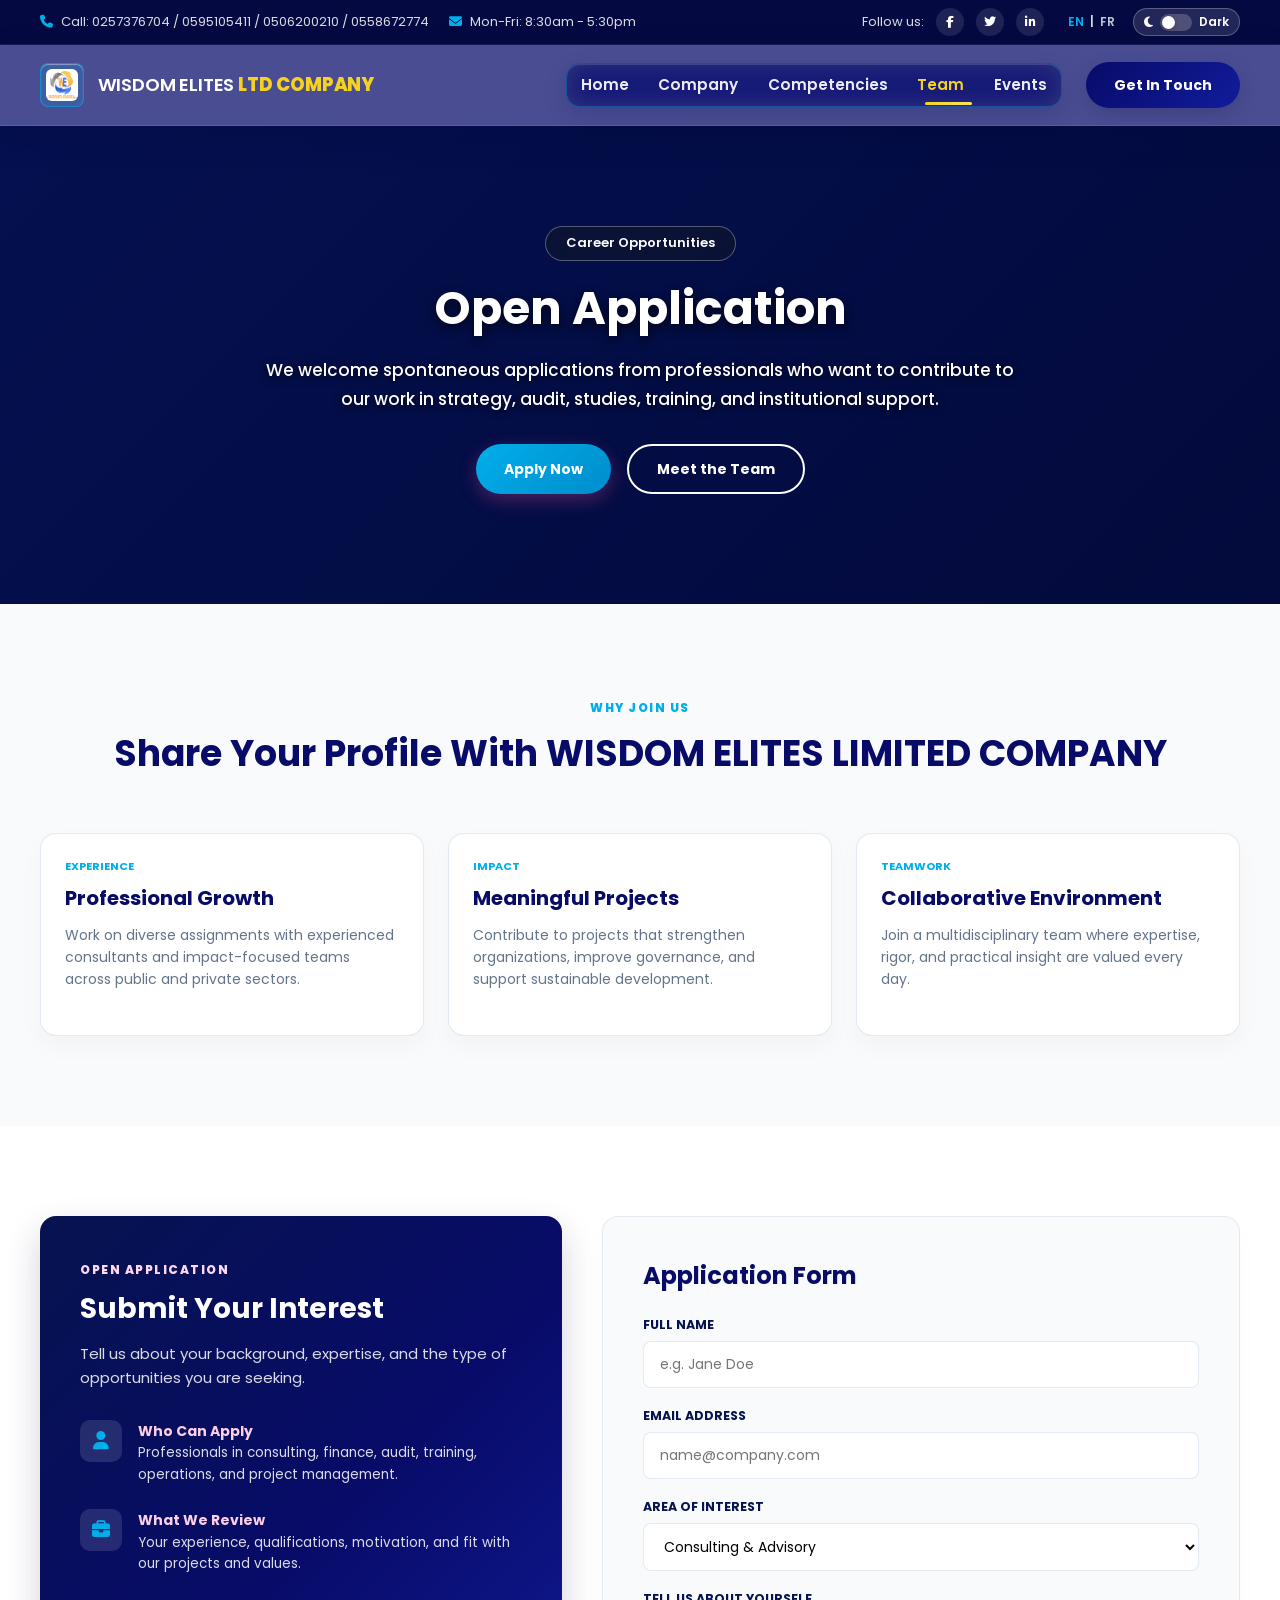
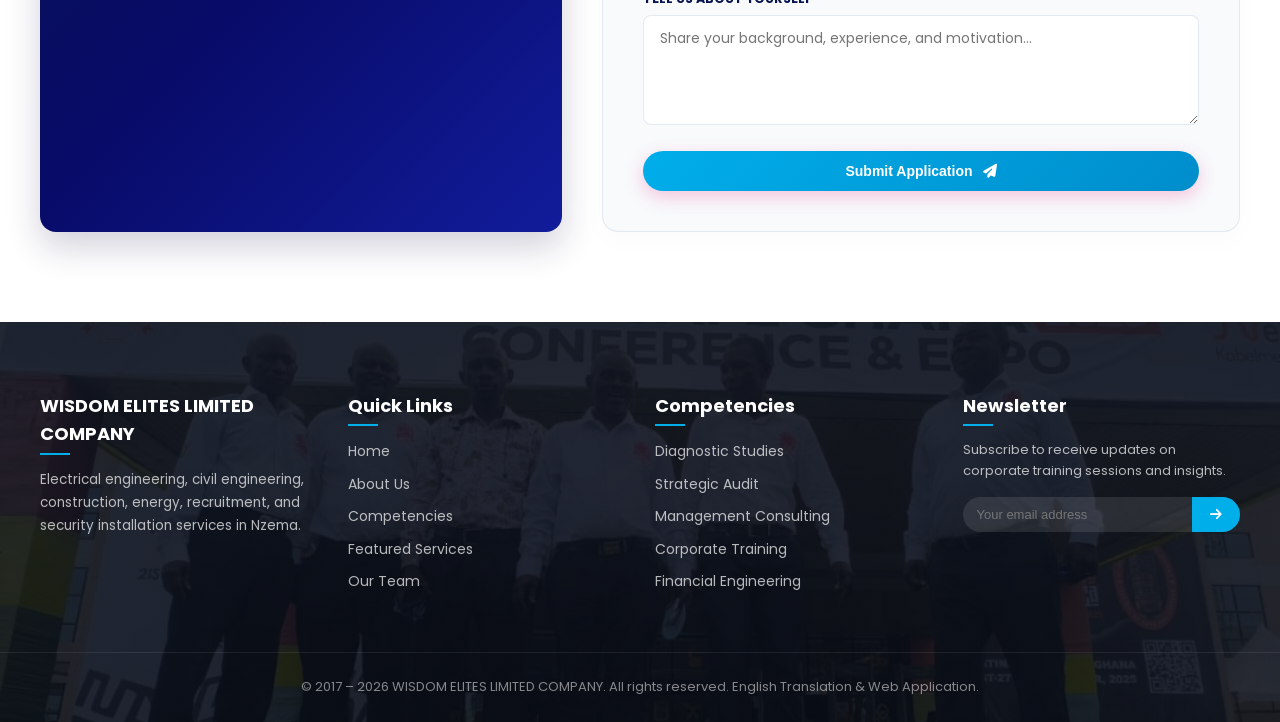
<file: open-application.html>
﻿<!DOCTYPE html>
<html lang="en">
<head>
  <meta charset="UTF-8">
  <meta name="viewport" content="width=device-width, initial-scale=1.0">
  <title>Open Application | WISDOM ELITES LIMITED COMPANY</title>
  <meta name="description" content="Submit an open application to join WISDOM ELITES LIMITED COMPANY and contribute to consulting, audit, studies, and training initiatives.">
  <link rel="preconnect" href="https://fonts.googleapis.com">
  <link rel="preconnect" href="https://fonts.gstatic.com" crossorigin>
  <link href="https://fonts.googleapis.com/css2?family=Poppins:wght@400;500;600;700;800&family=Rubik:wght@300;400;500;600;700&display=swap" rel="stylesheet">
  <link rel="stylesheet" href="https://cdnjs.cloudflare.com/ajax/libs/font-awesome/6.4.0/css/all.min.css">
  <link rel="stylesheet" href="styles.css">
  <script>try{if(localStorage.getItem("wisdomTheme")==="light"){document.documentElement.style.background="#f0f4ff";}}catch(e){}</script>
</head>
<body>
  <div class="top-bar">
    <div class="container">
      <div class="top-info">
        <div class="top-info-item">
          <i class="fa-solid fa-phone"></i>
          <span>Call: <a href="tel:+233257376704">0257376704</a> / <a href="tel:+233595105411">0595105411</a> / <a href="tel:+233506200210">0506200210</a> / <a href="tel:+233558672774">0558672774</a></span>
        </div>
        <div class="top-info-item">
          <i class="fa-solid fa-envelope"></i>
          <span>Mon-Fri: 8:30am - 5:30pm</span>
        </div>
      </div>
      <div class="top-social">
        <span>Follow us:</span>
        <a href="#" title="Facebook"><i class="fa-brands fa-facebook-f"></i></a>
        <a href="#" title="Twitter"><i class="fa-brands fa-twitter"></i></a>
        <a href="#" title="LinkedIn"><i class="fa-brands fa-linkedin-in"></i></a>
        <div class="lang-switch" aria-label="Choose website language">
          <button type="button" class="active" data-language="en" aria-pressed="true">EN</button>
          <span aria-hidden="true">|</span>
          <button type="button" data-language="fr" aria-pressed="false">FR</button>
        </div>
        <button class="theme-toggle" id="themeToggle" aria-label="Toggle dark/light mode" title="Toggle Dark / Light Mode">
          <i class="fa-solid fa-moon"></i>
          <span class="toggle-track"><span class="toggle-thumb"></span></span>
          <span class="theme-label">Dark</span>
        </button>
      </div>
    </div>
  </div>

   <header class="header">
    <div class="container navbar">
      <a href="index.html" class="logo" aria-label="WISDOM ELITES LTD COMPANY home">
        <div class="logo-badge">
          <img src="image/Logo.jpeg" alt="WISDOM ELITES LTD COMPANY logo" class="logo-image">
        </div>
        <span class="logo-text">WISDOM ELITES <strong>LTD COMPANY</strong></span>
      </a>

      <nav id="navMenu" class="nav-menu nav visible-lg visible-md visible-sm hidden-xs">
        <div class="menu-header-menu-container">
          <ul id="menu-header-menu" class="menu rt-mega-menu-transition-default">
            <li id="menu-item-10756" class="menu-item menu-item-type-post_type menu-item-object-page menu-item-home current-menu-item page_item page-item-293 current_page_item menu-flyout rt-mega-menu-hover item-10756"><a class="nav-link" href="index.html">Home</a></li>
            <li id="menu-item-10768" class="menu-item menu-item-type-post_type menu-item-object-page menu-item-has-children menu-flyout rt-mega-menu-hover item-10768"><a class="nav-link" href="company.html">Company</a>
              <ul class="rt-sub-menu">
                <li id="menu-item-10769" class="menu-item menu-item-type-post_type menu-item-object-page rt-mega-menu-hover item-10769"><a class="nav-link" href="company.html">Overview</a></li>
                <li id="menu-item-10767" class="menu-item menu-item-type-post_type menu-item-object-page rt-mega-menu-hover item-10767"><a class="nav-link" href="managing-partner.html">Managing Partner Message</a></li>
              </ul>
            </li>
            <li id="menu-item-10770" class="menu-item menu-item-type-post_type menu-item-object-page menu-item-has-children menu-flyout rt-mega-menu-hover item-10770"><a class="nav-link" href="advisory-support.html">Competencies</a>
              <ul class="rt-sub-menu">
                <li id="menu-item-10760" class="menu-item menu-item-type-post_type menu-item-object-page rt-mega-menu-hover item-10760"><a class="nav-link" href="advisory-support.html">Advisory & Support</a></li>
                <li id="menu-item-10763" class="menu-item menu-item-type-post_type menu-item-object-page rt-mega-menu-hover item-10763"><a class="nav-link" href="studies.html">Studies</a></li>
                <li id="menu-item-10764" class="menu-item menu-item-type-post_type menu-item-object-page rt-mega-menu-hover item-10764"><a class="nav-link" href="training.html">Training</a></li>
                <li id="menu-item-10759" class="menu-item menu-item-type-post_type menu-item-object-page rt-mega-menu-hover item-10759"><a class="nav-link" href="audit.html">Audit</a></li>
              </ul>
            </li>
            <li id="menu-item-10762" class="menu-item menu-item-type-post_type menu-item-object-page menu-item-has-children menu-flyout rt-mega-menu-hover item-10762"><a class="nav-link" href="team.html">Team</a>
              <ul class="rt-sub-menu">
                <li id="menu-item-11100" class="menu-item menu-item-type-post_type menu-item-object-page rt-mega-menu-hover item-11100"><a class="nav-link" href="team.html">Our Team</a></li>
                <li id="menu-item-11776" class="menu-item menu-item-type-post_type menu-item-object-page rt-mega-menu-hover item-11776"><a class="nav-link" href="contact.html">Join Our Team</a></li>
                <li id="menu-item-11766" class="menu-item menu-item-type-post_type menu-item-object-awsm_job_openings rt-mega-menu-hover item-11766"><a class="nav-link" href="open-application.html">Open Application</a></li>
              </ul>
            </li>
            <li id="menu-item-11018" class="menu-item menu-item-type-post_type menu-item-object-page menu-flyout rt-mega-menu-hover item-11018"><a class="nav-link" href="events.html">Events</a></li>
              <ul class="rt-sub-menu">
                <li id="menu-item-12257" class="menu-item menu-item-type-post_type menu-item-object-page rt-mega-menu-hover item-12257"><a class="nav-link" href="technical-support.html">Technical Support</a></li>
              </ul>
            </li>
          </ul>
        </div>
      </nav>

      <a href="#contact" class="btn btn-secondary visible-desktop">Get In Touch</a>

      <div class="mobile-toggle" id="mobileToggle">
        <i class="fa-solid fa-bars"></i>
      </div>
    </div>
  </header>

  <section class="hero" style="min-height: 360px; padding: 100px 0 110px;">
    <div class="hero-bg-overlay"></div>
    <div class="container hero-slider">
      <div class="hero-slide active">
        <div class="hero-content">
          <span class="hero-subtitle">Career Opportunities</span>
          <h1 class="hero-title">Open Application</h1>
          <p class="hero-description">We welcome spontaneous applications from professionals who want to contribute to our work in strategy, audit, studies, training, and institutional support.</p>
          <div class="hero-btns">
            <a href="#application-form" class="btn">Apply Now</a>
            <a href="team.html" class="btn btn-outline" style="border-color:#fff; color:#fff;">Meet the Team</a>
          </div>
        </div>
      </div>
    </div>
  </section>

  <section class="services-section">
    <div class="container">
      <div class="section-title-wrap text-center">
        <span class="section-tag">Why Join Us</span>
        <h2 class="section-title">Share Your Profile With WISDOM ELITES LIMITED COMPANY</h2>
      </div>
      <div class="services-grid">
        <div class="service-card">
          <div class="service-body">
            <span class="service-tag">Experience</span>
            <h3 class="service-title">Professional Growth</h3>
            <p class="service-desc">Work on diverse assignments with experienced consultants and impact-focused teams across public and private sectors.</p>
          </div>
        </div>
        <div class="service-card">
          <div class="service-body">
            <span class="service-tag">Impact</span>
            <h3 class="service-title">Meaningful Projects</h3>
            <p class="service-desc">Contribute to projects that strengthen organizations, improve governance, and support sustainable development.</p>
          </div>
        </div>
        <div class="service-card">
          <div class="service-body">
            <span class="service-tag">Teamwork</span>
            <h3 class="service-title">Collaborative Environment</h3>
            <p class="service-desc">Join a multidisciplinary team where expertise, rigor, and practical insight are valued every day.</p>
          </div>
        </div>
      </div>
    </div>
  </section>

  <section class="contact-section" id="application-form">
    <div class="container">
      <div class="contact-wrapper">
        <div class="contact-info-card">
          <div>
            <span class="section-tag" style="color:#ffd7f1;">Open Application</span>
            <h3>Submit Your Interest</h3>
            <p style="color:rgba(255,255,255,0.85); font-size:15px;">Tell us about your background, expertise, and the type of opportunities you are seeking.</p>
            <div class="contact-info-list">
              <div class="contact-item">
                <div class="contact-item-icon"><i class="fa-solid fa-user"></i></div>
                <div class="contact-item-text">
                  <h5>Who Can Apply</h5>
                  <p>Professionals in consulting, finance, audit, training, operations, and project management.</p>
                </div>
              </div>
              <div class="contact-item">
                <div class="contact-item-icon"><i class="fa-solid fa-briefcase"></i></div>
                <div class="contact-item-text">
                  <h5>What We Review</h5>
                  <p>Your experience, qualifications, motivation, and fit with our projects and values.</p>
                </div>
              </div>
            </div>
          </div>
        </div>

        <div class="contact-form-card">
          <h3>Application Form</h3>
          <form id="contactForm">
            <div class="form-group">
              <label for="fullName">Full Name</label>
              <input type="text" id="fullName" class="form-control" placeholder="e.g. Jane Doe" required>
            </div>
            <div class="form-group">
              <label for="emailAddr">Email Address</label>
              <input type="email" id="emailAddr" class="form-control" placeholder="name@company.com" required>
            </div>
            <div class="form-group">
              <label for="serviceType">Area of Interest</label>
              <select id="serviceType" class="form-control">
                <option value="consulting">Consulting & Advisory</option>
                <option value="audit">Audit & Assurance</option>
                <option value="studies">Studies & Research</option>
                <option value="training">Training & Capacity Building</option>
                <option value="operations">Operations & Project Support</option>
              </select>
            </div>
            <div class="form-group">
              <label for="msgContent">Tell Us About Yourself</label>
              <textarea id="msgContent" class="form-control" placeholder="Share your background, experience, and motivation..." required></textarea>
            </div>
            <button type="submit" class="btn" style="width:100%;">Submit Application <i class="fa-solid fa-paper-plane"></i></button>
          </form>
        </div>
      </div>
    </div>
  </section>

  <!-- Footer -->
  <footer class="footer">
    <div class="container">
      <div class="footer-grid">
        <div class="footer-col">
          <h4>WISDOM ELITES LIMITED COMPANY</h4>
          <p style="font-size:13.5px; line-height:1.7;">Electrical engineering, civil engineering, construction, energy, recruitment, and security installation services in Nzema.</p>
        </div>

        <div class="footer-col">
          <h4>Quick Links</h4>
          <ul class="footer-links">
            <li><a href="index.html">Home</a></li>
            <li><a href="company.html">About Us</a></li>
            <li><a href="advisory-support.html">Competencies</a></li>
            <li><a href="studies.html">Featured Services</a></li>
            <li><a href="team.html">Our Team</a></li>
          </ul>
        </div>

        <div class="footer-col">
          <h4>Competencies</h4>
          <ul class="footer-links">
            <li><a href="studies.html">Diagnostic Studies</a></li>
            <li><a href="audit.html">Strategic Audit</a></li>
            <li><a href="advisory-support.html">Management Consulting</a></li>
            <li><a href="training.html">Corporate Training</a></li>
            <li><a href="advisory-support.html">Financial Engineering</a></li>
          </ul>
        </div>

        <div class="footer-col">
          <h4>Newsletter</h4>
          <p style="font-size:13px;">Subscribe to receive updates on corporate training sessions and insights.</p>
          <form id="newsletterForm" class="newsletter-box">
            <input type="email" placeholder="Your email address" required>
            <button type="submit"><i class="fa-solid fa-arrow-right"></i></button>
          </form>
        </div>
      </div>
    </div>

    <div class="footer-bottom">
      <div class="container">
        <p>© 2017 – 2026 WISDOM ELITES LIMITED COMPANY. All rights reserved. English Translation & Web Application.</p>
      </div>
    </div>
  </footer>

  <script src="script.js"></script>
</body>
</html>
</file>
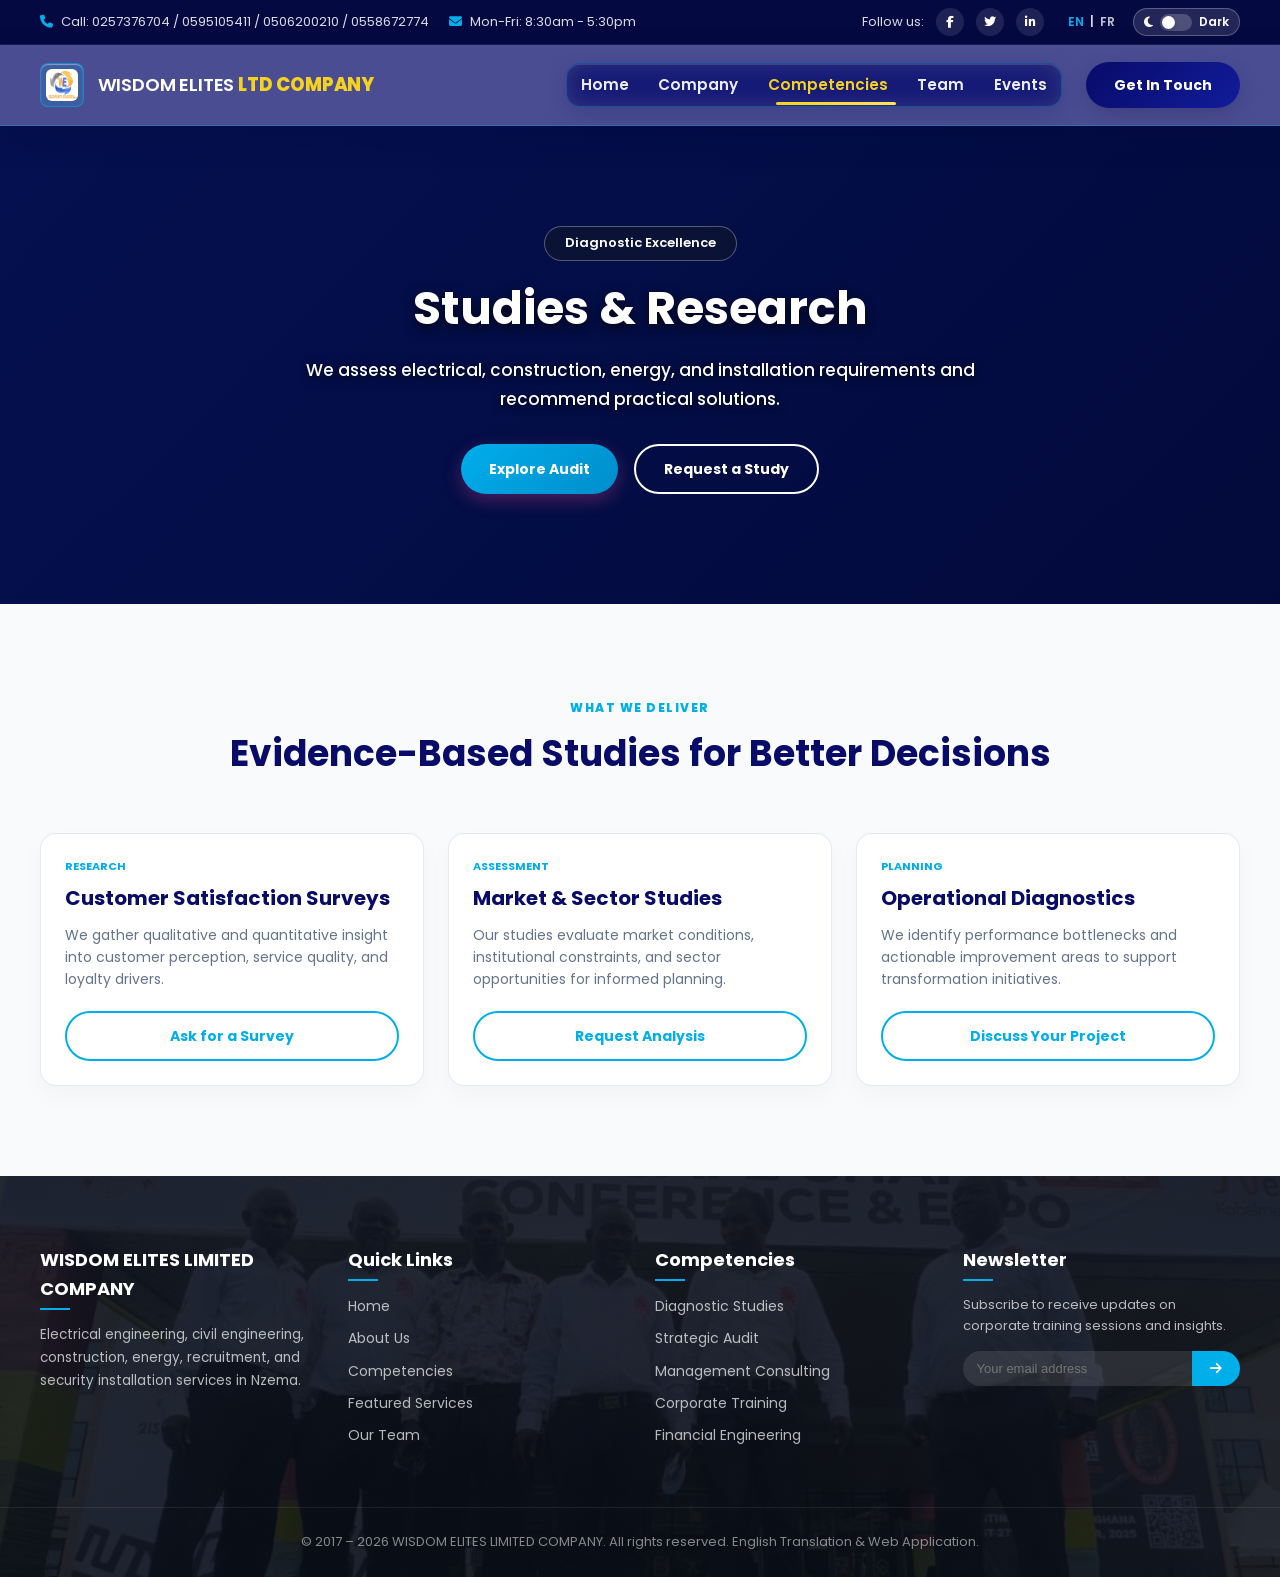
<file: studies.html>
﻿<!DOCTYPE html>
<html lang="en">
<head>
  <meta charset="UTF-8">
  <meta name="viewport" content="width=device-width, initial-scale=1.0">
  <title>Studies | WISDOM ELITES LIMITED COMPANY</title>
  <meta name="description" content="Learn about WISDOM ELITES LIMITED COMPANY diagnostic studies, surveys, and research services that support evidence-based decisions.">
  <link rel="preconnect" href="https://fonts.googleapis.com">
  <link rel="preconnect" href="https://fonts.gstatic.com" crossorigin>
  <link href="https://fonts.googleapis.com/css2?family=Poppins:wght@400;500;600;700;800&family=Rubik:wght@300;400;500;600;700&display=swap" rel="stylesheet">
  <link rel="stylesheet" href="https://cdnjs.cloudflare.com/ajax/libs/font-awesome/6.4.0/css/all.min.css">
  <link rel="stylesheet" href="styles.css">
  <script>try{if(localStorage.getItem("wisdomTheme")==="light"){document.documentElement.style.background="#f0f4ff";}}catch(e){}</script>
</head>
<body>
  <div class="top-bar">
    <div class="container">
      <div class="top-info">
        <div class="top-info-item">
          <i class="fa-solid fa-phone"></i>
          <span>Call: <a href="tel:+233257376704">0257376704</a> / <a href="tel:+233595105411">0595105411</a> / <a href="tel:+233506200210">0506200210</a> / <a href="tel:+233558672774">0558672774</a></span>
        </div>
        <div class="top-info-item">
          <i class="fa-solid fa-envelope"></i>
          <span>Mon-Fri: 8:30am - 5:30pm</span>
        </div>
      </div>
      <div class="top-social">
        <span>Follow us:</span>
        <a href="#" title="Facebook"><i class="fa-brands fa-facebook-f"></i></a>
        <a href="#" title="Twitter"><i class="fa-brands fa-twitter"></i></a>
        <a href="#" title="LinkedIn"><i class="fa-brands fa-linkedin-in"></i></a>
        <div class="lang-switch" aria-label="Choose website language">
          <button type="button" class="active" data-language="en" aria-pressed="true">EN</button>
          <span aria-hidden="true">|</span>
          <button type="button" data-language="fr" aria-pressed="false">FR</button>
        </div>
        <button class="theme-toggle" id="themeToggle" aria-label="Toggle dark/light mode" title="Toggle Dark / Light Mode">
          <i class="fa-solid fa-moon"></i>
          <span class="toggle-track"><span class="toggle-thumb"></span></span>
          <span class="theme-label">Dark</span>
        </button>
      </div>
    </div>
  </div>

   <header class="header">
    <div class="container navbar">
      <a href="index.html" class="logo" aria-label="WISDOM ELITES LTD COMPANY home">
        <div class="logo-badge">
          <img src="image/Logo.jpeg" alt="WISDOM ELITES LTD COMPANY logo" class="logo-image">
        </div>
        <span class="logo-text">WISDOM ELITES <strong>LTD COMPANY</strong></span>
      </a>

      <nav id="navMenu" class="nav-menu nav visible-lg visible-md visible-sm hidden-xs">
        <div class="menu-header-menu-container">
          <ul id="menu-header-menu" class="menu rt-mega-menu-transition-default">
            <li id="menu-item-10756" class="menu-item menu-item-type-post_type menu-item-object-page menu-item-home current-menu-item page_item page-item-293 current_page_item menu-flyout rt-mega-menu-hover item-10756"><a class="nav-link" href="index.html">Home</a></li>
            <li id="menu-item-10768" class="menu-item menu-item-type-post_type menu-item-object-page menu-item-has-children menu-flyout rt-mega-menu-hover item-10768"><a class="nav-link" href="company.html">Company</a>
              <ul class="rt-sub-menu">
                <li id="menu-item-10769" class="menu-item menu-item-type-post_type menu-item-object-page rt-mega-menu-hover item-10769"><a class="nav-link" href="company.html">Overview</a></li>
                <li id="menu-item-10767" class="menu-item menu-item-type-post_type menu-item-object-page rt-mega-menu-hover item-10767"><a class="nav-link" href="managing-partner.html">Managing Partner Message</a></li>
              </ul>
            </li>
            <li id="menu-item-10770" class="menu-item menu-item-type-post_type menu-item-object-page menu-item-has-children menu-flyout rt-mega-menu-hover item-10770"><a class="nav-link" href="advisory-support.html">Competencies</a>
              <ul class="rt-sub-menu">
                <li id="menu-item-10760" class="menu-item menu-item-type-post_type menu-item-object-page rt-mega-menu-hover item-10760"><a class="nav-link" href="advisory-support.html">Advisory & Support</a></li>
                <li id="menu-item-10763" class="menu-item menu-item-type-post_type menu-item-object-page rt-mega-menu-hover item-10763"><a class="nav-link" href="studies.html">Studies</a></li>
                <li id="menu-item-10764" class="menu-item menu-item-type-post_type menu-item-object-page rt-mega-menu-hover item-10764"><a class="nav-link" href="training.html">Training</a></li>
                <li id="menu-item-10759" class="menu-item menu-item-type-post_type menu-item-object-page rt-mega-menu-hover item-10759"><a class="nav-link" href="audit.html">Audit</a></li>
              </ul>
            </li>
            <li id="menu-item-10762" class="menu-item menu-item-type-post_type menu-item-object-page menu-item-has-children menu-flyout rt-mega-menu-hover item-10762"><a class="nav-link" href="team.html">Team</a>
              <ul class="rt-sub-menu">
                <li id="menu-item-11100" class="menu-item menu-item-type-post_type menu-item-object-page rt-mega-menu-hover item-11100"><a class="nav-link" href="team.html">Our Team</a></li>
                <li id="menu-item-11776" class="menu-item menu-item-type-post_type menu-item-object-page rt-mega-menu-hover item-11776"><a class="nav-link" href="contact.html">Join Our Team</a></li>
                <li id="menu-item-11766" class="menu-item menu-item-type-post_type menu-item-object-awsm_job_openings rt-mega-menu-hover item-11766"><a class="nav-link" href="open-application.html">Open Application</a></li>
              </ul>
            </li>
            <li id="menu-item-11018" class="menu-item menu-item-type-post_type menu-item-object-page menu-flyout rt-mega-menu-hover item-11018"><a class="nav-link" href="events.html">Events</a></li>
              <ul class="rt-sub-menu">
                <li id="menu-item-12257" class="menu-item menu-item-type-post_type menu-item-object-page rt-mega-menu-hover item-12257"><a class="nav-link" href="technical-support.html">Technical Support</a></li>
              </ul>
            </li>
          </ul>
        </div>
      </nav>

      <a href="#contact" class="btn btn-secondary visible-desktop">Get In Touch</a>

      <div class="mobile-toggle" id="mobileToggle">
        <i class="fa-solid fa-bars"></i>
      </div>
    </div>
  </header>

  <section class="hero" style="min-height: 360px; padding: 100px 0 110px;">
    <div class="hero-bg-overlay"></div>
    <div class="container hero-slider"><div class="hero-slide active"><div class="hero-content"><span class="hero-subtitle">Diagnostic Excellence</span><h1 class="hero-title">Studies & Research</h1><p class="hero-description">We assess electrical, construction, energy, and installation requirements and recommend practical solutions.</p><div class="hero-btns"><a href="audit.html" class="btn">Explore Audit</a><a href="contact.html" class="btn btn-outline" style="border-color:#fff; color:#fff;">Request a Study</a></div></div></div></div>
  </section>

  <section class="services-section">
    <div class="container">
      <div class="section-title-wrap text-center"><span class="section-tag">What We Deliver</span><h2 class="section-title">Evidence-Based Studies for Better Decisions</h2></div>
      <div class="services-grid">
        <div class="service-card"><div class="service-body"><span class="service-tag">Research</span><h3 class="service-title">Customer Satisfaction Surveys</h3><p class="service-desc">We gather qualitative and quantitative insight into customer perception, service quality, and loyalty drivers.</p><a href="contact.html" class="btn btn-outline">Ask for a Survey</a></div></div>
        <div class="service-card"><div class="service-body"><span class="service-tag">Assessment</span><h3 class="service-title">Market & Sector Studies</h3><p class="service-desc">Our studies evaluate market conditions, institutional constraints, and sector opportunities for informed planning.</p><a href="contact.html" class="btn btn-outline">Request Analysis</a></div></div>
        <div class="service-card"><div class="service-body"><span class="service-tag">Planning</span><h3 class="service-title">Operational Diagnostics</h3><p class="service-desc">We identify performance bottlenecks and actionable improvement areas to support transformation initiatives.</p><a href="contact.html" class="btn btn-outline">Discuss Your Project</a></div></div>
      </div>
    </div>
  </section>

 <!-- Footer -->
  <footer class="footer">
    <div class="container">
      <div class="footer-grid">
        <div class="footer-col">
          <h4>WISDOM ELITES LIMITED COMPANY</h4>
          <p style="font-size:13.5px; line-height:1.7;">Electrical engineering, civil engineering, construction, energy, recruitment, and security installation services in Nzema.</p>
        </div>

        <div class="footer-col">
          <h4>Quick Links</h4>
          <ul class="footer-links">
            <li><a href="index.html">Home</a></li>
            <li><a href="company.html">About Us</a></li>
            <li><a href="advisory-support.html">Competencies</a></li>
            <li><a href="studies.html">Featured Services</a></li>
            <li><a href="team.html">Our Team</a></li>
          </ul>
        </div>

        <div class="footer-col">
          <h4>Competencies</h4>
          <ul class="footer-links">
            <li><a href="studies.html">Diagnostic Studies</a></li>
            <li><a href="audit.html">Strategic Audit</a></li>
            <li><a href="advisory-support.html">Management Consulting</a></li>
            <li><a href="training.html">Corporate Training</a></li>
            <li><a href="advisory-support.html">Financial Engineering</a></li>
          </ul>
        </div>

        <div class="footer-col">
          <h4>Newsletter</h4>
          <p style="font-size:13px;">Subscribe to receive updates on corporate training sessions and insights.</p>
          <form id="newsletterForm" class="newsletter-box">
            <input type="email" placeholder="Your email address" required>
            <button type="submit"><i class="fa-solid fa-arrow-right"></i></button>
          </form>
        </div>
      </div>
    </div>

    <div class="footer-bottom">
      <div class="container">
        <p>© 2017 – 2026 WISDOM ELITES LIMITED COMPANY. All rights reserved. English Translation & Web Application.</p>
      </div>
    </div>
  </footer>

  <script src="script.js"></script>
</body>
</html>
</file>
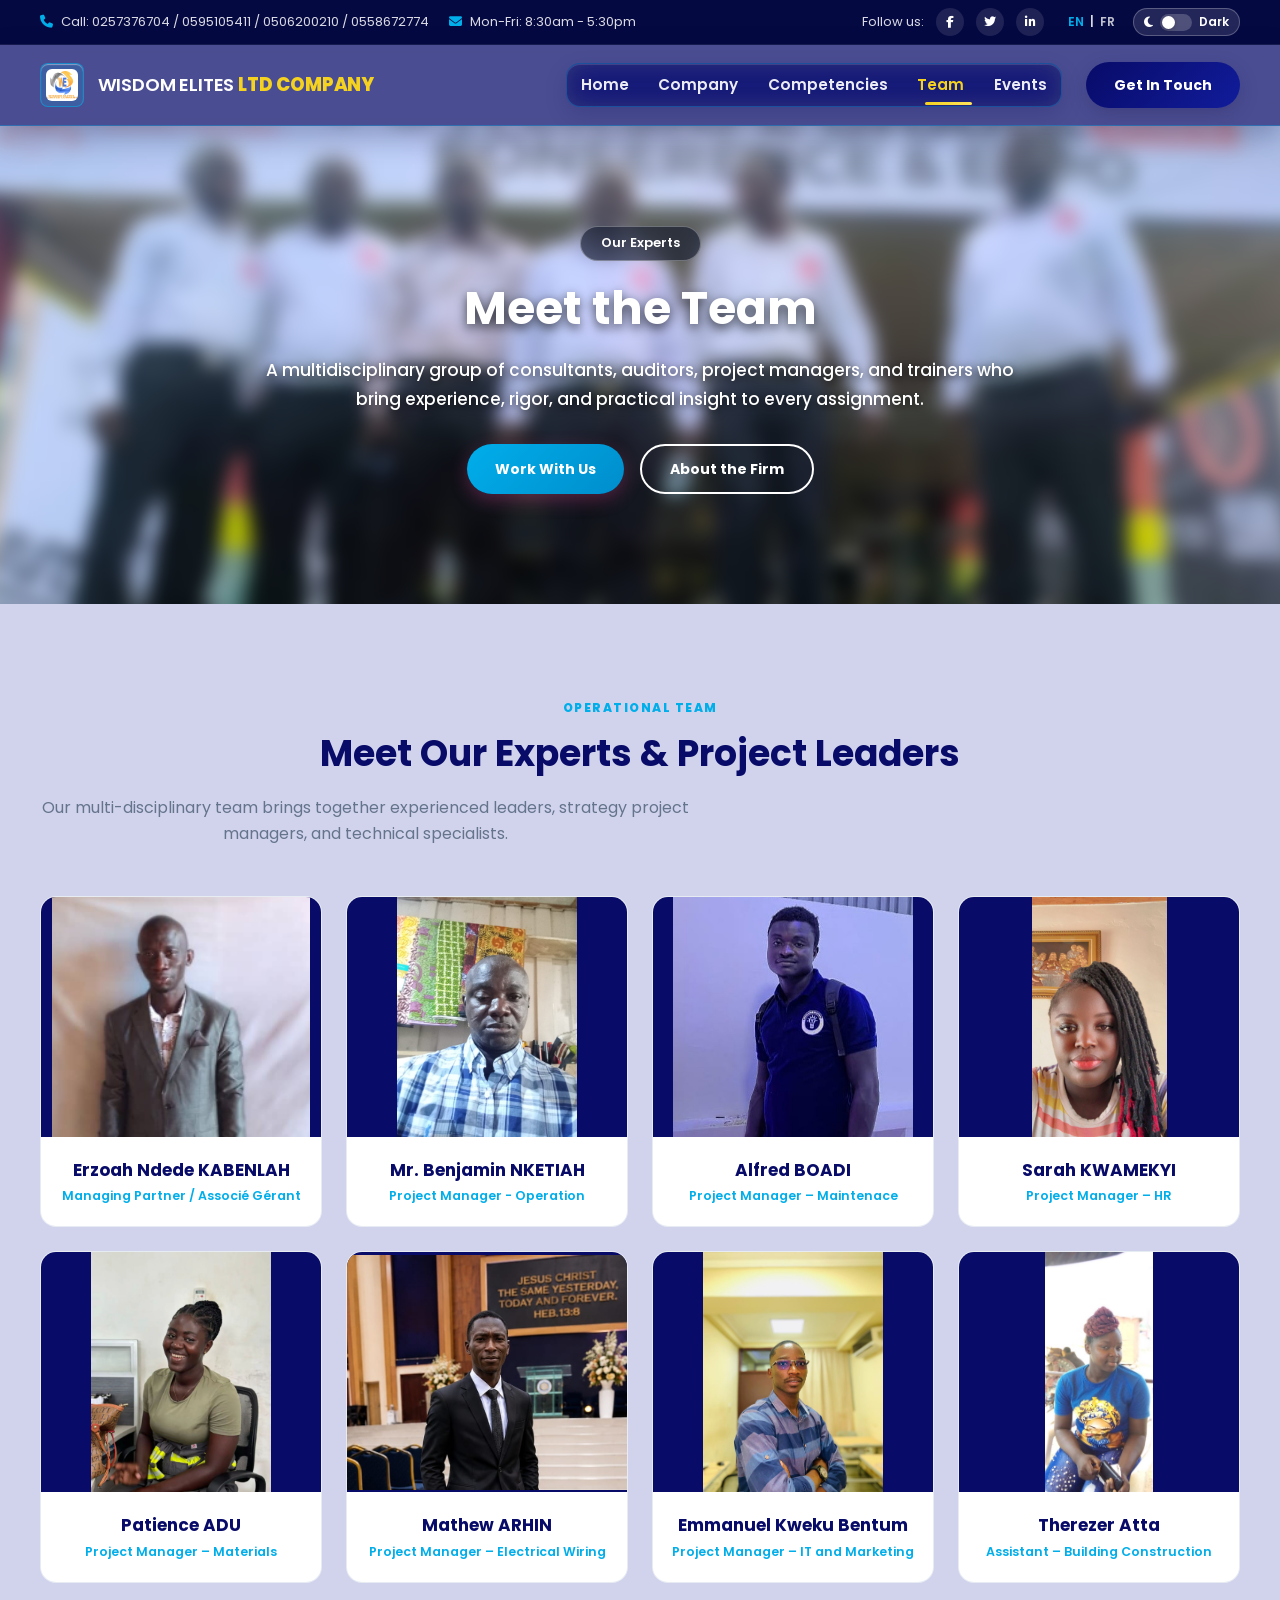
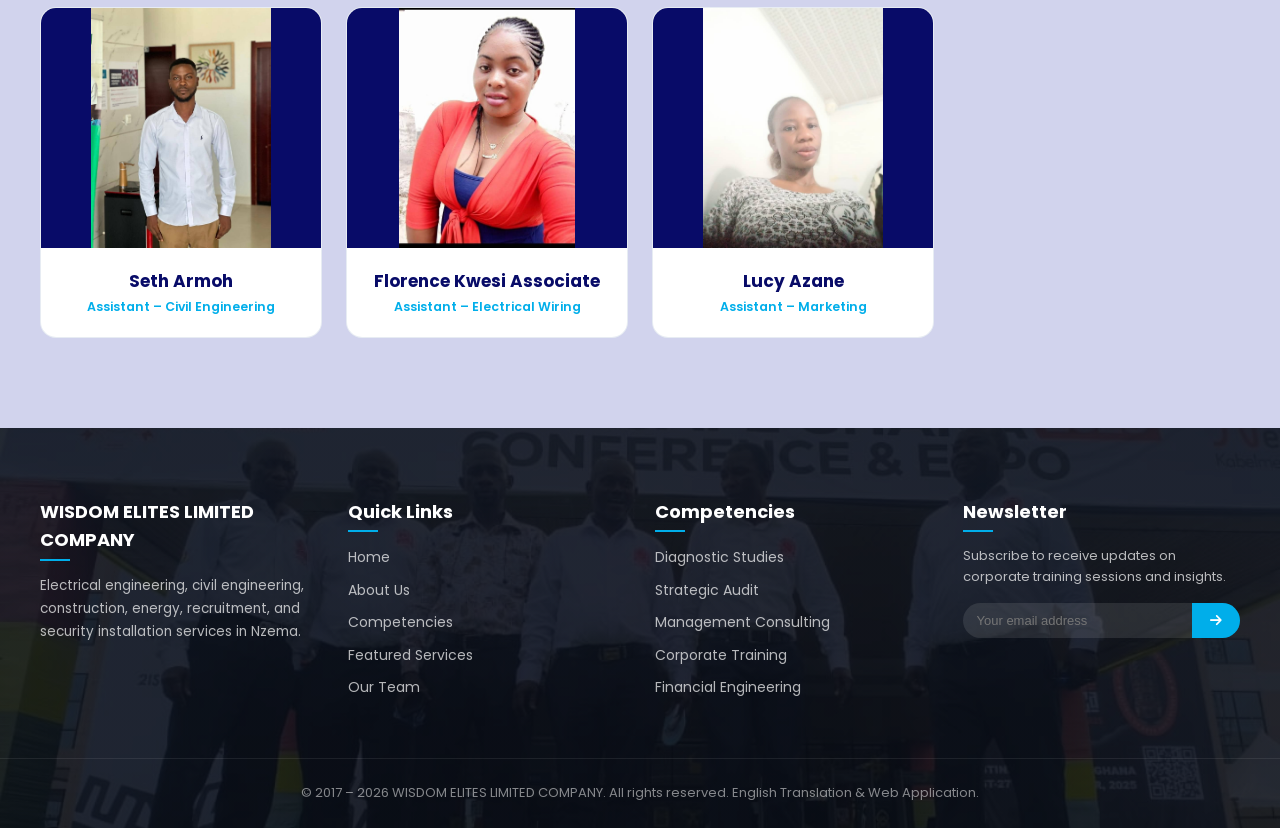
<file: team.html>
﻿<!DOCTYPE html>
<html lang="en">
<head>
  <meta charset="UTF-8">
  <meta name="viewport" content="width=device-width, initial-scale=1.0">
  <title>Our Team | WISDOM ELITES LIMITED COMPANY</title>
  <meta name="description" content="Meet the team behind WISDOM ELITES LIMITED COMPANY and learn about their expertise across consulting, audit, studies, and training.">
  <link rel="preconnect" href="https://fonts.googleapis.com">
  <link rel="preconnect" href="https://fonts.gstatic.com" crossorigin>
  <link href="https://fonts.googleapis.com/css2?family=Poppins:wght@400;500;600;700;800&family=Rubik:wght@300;400;500;600;700&display=swap" rel="stylesheet">
  <link rel="stylesheet" href="https://cdnjs.cloudflare.com/ajax/libs/font-awesome/6.4.0/css/all.min.css">
  <link rel="stylesheet" href="styles.css">
  <script>try{if(localStorage.getItem("wisdomTheme")==="light"){document.documentElement.style.background="#f0f4ff";}}catch(e){}</script>
</head>
<body>
  <div class="top-bar">
    <div class="container">
      <div class="top-info">
        <div class="top-info-item">
          <i class="fa-solid fa-phone"></i>
          <span>Call: <a href="tel:+233257376704">0257376704</a> / <a href="tel:+233595105411">0595105411</a> / <a href="tel:+233506200210">0506200210</a> / <a href="tel:+233558672774">0558672774</a></span>
        </div>
        <div class="top-info-item">
          <i class="fa-solid fa-envelope"></i>
          <span>Mon-Fri: 8:30am - 5:30pm</span>
        </div>
      </div>
      <div class="top-social">
        <span>Follow us:</span>
        <a href="#" title="Facebook"><i class="fa-brands fa-facebook-f"></i></a>
        <a href="#" title="Twitter"><i class="fa-brands fa-twitter"></i></a>
        <a href="#" title="LinkedIn"><i class="fa-brands fa-linkedin-in"></i></a>
        <div class="lang-switch" aria-label="Choose website language">
          <button type="button" class="active" data-language="en" aria-pressed="true">EN</button>
          <span aria-hidden="true">|</span>
          <button type="button" data-language="fr" aria-pressed="false">FR</button>
        </div>
        <button class="theme-toggle" id="themeToggle" aria-label="Toggle dark/light mode" title="Toggle Dark / Light Mode">
          <i class="fa-solid fa-moon"></i>
          <span class="toggle-track"><span class="toggle-thumb"></span></span>
          <span class="theme-label">Dark</span>
        </button>
      </div>
    </div>
  </div>

   <header class="header">
    <div class="container navbar">
      <a href="index.html" class="logo" aria-label="WISDOM ELITES LTD COMPANY home">
        <div class="logo-badge">
          <img src="image/Logo.jpeg" alt="WISDOM ELITES LTD COMPANY logo" class="logo-image">
        </div>
        <span class="logo-text">WISDOM ELITES <strong>LTD COMPANY</strong></span>
      </a>

      <nav id="navMenu" class="nav-menu nav visible-lg visible-md visible-sm hidden-xs">
        <div class="menu-header-menu-container">
          <ul id="menu-header-menu" class="menu rt-mega-menu-transition-default">
            <li id="menu-item-10756" class="menu-item menu-item-type-post_type menu-item-object-page menu-item-home current-menu-item page_item page-item-293 current_page_item menu-flyout rt-mega-menu-hover item-10756"><a class="nav-link" href="index.html">Home</a></li>
            <li id="menu-item-10768" class="menu-item menu-item-type-post_type menu-item-object-page menu-item-has-children menu-flyout rt-mega-menu-hover item-10768"><a class="nav-link" href="company.html">Company</a>
              <ul class="rt-sub-menu">
                <li id="menu-item-10769" class="menu-item menu-item-type-post_type menu-item-object-page rt-mega-menu-hover item-10769"><a class="nav-link" href="company.html">Overview</a></li>
                <li id="menu-item-10767" class="menu-item menu-item-type-post_type menu-item-object-page rt-mega-menu-hover item-10767"><a class="nav-link" href="managing-partner.html">Managing Partner Message</a></li>
              </ul>
            </li>
            <li id="menu-item-10770" class="menu-item menu-item-type-post_type menu-item-object-page menu-item-has-children menu-flyout rt-mega-menu-hover item-10770"><a class="nav-link" href="advisory-support.html">Competencies</a>
              <ul class="rt-sub-menu">
                <li id="menu-item-10760" class="menu-item menu-item-type-post_type menu-item-object-page rt-mega-menu-hover item-10760"><a class="nav-link" href="advisory-support.html">Advisory & Support</a></li>
                <li id="menu-item-10763" class="menu-item menu-item-type-post_type menu-item-object-page rt-mega-menu-hover item-10763"><a class="nav-link" href="studies.html">Studies</a></li>
                <li id="menu-item-10764" class="menu-item menu-item-type-post_type menu-item-object-page rt-mega-menu-hover item-10764"><a class="nav-link" href="training.html">Training</a></li>
                <li id="menu-item-10759" class="menu-item menu-item-type-post_type menu-item-object-page rt-mega-menu-hover item-10759"><a class="nav-link" href="audit.html">Audit</a></li>
              </ul>
            </li>
            <li id="menu-item-10762" class="menu-item menu-item-type-post_type menu-item-object-page menu-item-has-children menu-flyout rt-mega-menu-hover item-10762"><a class="nav-link" href="team.html">Team</a>
              <ul class="rt-sub-menu">
                <li id="menu-item-11100" class="menu-item menu-item-type-post_type menu-item-object-page rt-mega-menu-hover item-11100"><a class="nav-link" href="team.html">Our Team</a></li>
                <li id="menu-item-11776" class="menu-item menu-item-type-post_type menu-item-object-page rt-mega-menu-hover item-11776"><a class="nav-link" href="contact.html">Join Our Team</a></li>
                <li id="menu-item-11766" class="menu-item menu-item-type-post_type menu-item-object-awsm_job_openings rt-mega-menu-hover item-11766"><a class="nav-link" href="open-application.html">Open Application</a></li>
              </ul>
            </li>
            <li id="menu-item-11018" class="menu-item menu-item-type-post_type menu-item-object-page menu-flyout rt-mega-menu-hover item-11018"><a class="nav-link" href="events.html">Events</a></li>
              <ul class="rt-sub-menu">
                <li id="menu-item-12257" class="menu-item menu-item-type-post_type menu-item-object-page rt-mega-menu-hover item-12257"><a class="nav-link" href="technical-support.html">Technical Support</a></li>
              </ul>
            </li>
          </ul>
        </div>
      </nav>

      <a href="#contact" class="btn btn-secondary visible-desktop">Get In Touch</a>

      <div class="mobile-toggle" id="mobileToggle">
        <i class="fa-solid fa-bars"></i>
      </div>
    </div>
  </header>

  <section class="hero" style="min-height: 360px; padding: 100px 0 110px;">
    <div class="hero-bg-overlay"></div>
    <div class="container hero-slider"><div class="hero-slide active">
      <div class="hero-slide-bg">
        <img src="image/image 5.jpeg" alt="Consulting Slide 1">
      </div>
      <div class="hero-content"><span class="hero-subtitle">Our Experts</span><h1 class="hero-title">Meet the Team</h1><p class="hero-description">A multidisciplinary group of consultants, auditors, project managers, and trainers who bring experience, rigor, and practical insight to every assignment.</p><div class="hero-btns"><a href="contact.html" class="btn">Work With Us</a><a href="company.html" class="btn btn-outline" style="border-color:#fff; color:#fff;">About the Firm</a></div></div></div></div>
  </section>

  <!-- Team Directory Section -->
  <section class="team-section" id="team">
    <div class="container">
      <div class="section-title-wrap">
        <span class="section-tag">Operational Team</span>
        <h2 class="section-title">Meet Our Experts & Project Leaders</h2>
        <p class="section-desc">Our multi-disciplinary team brings together experienced leaders, strategy project managers, and technical specialists.</p>
      </div>

      <div class="team-grid">
        <!-- Erzoah Ndede KABENLAH -->
        <div class="team-card">
          <div class="team-avatar-wrapper">
            <img src="image/Boss.png" alt="Erzoah Ndede KABENLAH" onerror="this.style.display='none'; this.nextElementSibling.style.display='flex';">
            <div class="team-avatar-fallback" style="display:none;">ENK</div>
          </div>
          <div class="team-info">
            <h4 class="team-name">Erzoah Ndede KABENLAH</h4>
            <p class="team-role">Managing Partner / Associé Gérant</p>
          </div>
        </div>

        <!-- Mr. Benjamin NKETIAH -->
        <div class="team-card">
          <div class="team-avatar-wrapper">
            <img src="image/Benjamin Nketiah.jpeg" alt="Mr. Benjamin NKETIAH" onerror="this.style.display='none'; this.nextElementSibling.style.display='flex';">
            <div class="team-avatar-fallback" style="display:none;">BN</div>
          </div>
          <div class="team-info">
            <h4 class="team-name">Mr. Benjamin NKETIAH</h4>
            <p class="team-role">Project Manager - Operation </p>
          </div>
        </div>

        <!-- Alfred BOADI -->
        <div class="team-card">
          <div class="team-avatar-wrapper">
            <img src="image/Alfred BOADI.jpeg" alt="Alfred BOADI" onerror="this.style.display='none'; this.nextElementSibling.style.display='flex';">
            <div class="team-avatar-fallback" style="display:none;">AB</div>
          </div>
          <div class="team-info">
            <h4 class="team-name">Alfred BOADI</h4>
            <p class="team-role">Project Manager – Maintenace</p>
          </div>
        </div>

        <!-- Sarah KWAMEKYI -->
        <div class="team-card">
          <div class="team-avatar-wrapper">
            <img src="image/Sarah Kwamekyi.jpeg" alt="Sarah KWAMEKYI" onerror="this.style.display='none'; this.nextElementSibling.style.display='flex';">
            <div class="team-avatar-fallback" style="display:none;">SK</div>
          </div>
          <div class="team-info">
            <h4 class="team-name">Sarah KWAMEKYI</h4>
            <p class="team-role">Project Manager – HR</p>
          </div>
        </div>

        <!-- Patience ADU -->
        <div class="team-card">
          <div class="team-avatar-wrapper">
            <img src="image/WhatsApp Image 2026-08-29 at 6.35.25 PM.jpeg" alt="Patience ADU" onerror="this.style.display='none'; this.nextElementSibling.style.display='flex';">
            <div class="team-avatar-fallback" style="display:none;">DF</div>
          </div>
          <div class="team-info">
            <h4 class="team-name">Patience ADU</h4>
            <p class="team-role">Project Manager – Materials</p>
          </div>
        </div>

        <!-- Mathew ARHIN -->
        <div class="team-card">
          <div class="team-avatar-wrapper">
            <img src="image/Mathew Arhin 1.jpg" alt="Mathew ARHIN" onerror="this.style.display='none'; this.nextElementSibling.style.display='flex';">
            <div class="team-avatar-fallback" style="display:none;">MA</div>
          </div>
          <div class="team-info">
            <h4 class="team-name">Mathew ARHIN</h4>
            <p class="team-role">Project Manager – Electrical Wiring</p>
          </div>
        </div>

        <!-- Emmanuel Kweku Bentum -->
          <div class="team-card">
            <div class="team-avatar-wrapper">
              <img src="image/Kweku Bentum.jpeg" alt="Emmanuel Kweku Bentum" onerror="this.style.display='none'; this.nextElementSibling.style.display='flex';">
              <div class="team-avatar-fallback" style="display:none;">EKB</div>
            </div>
            <div class="team-info">
              <h4 class="team-name">Emmanuel Kweku Bentum</h4>
              <p class="team-role">Project Manager – IT and Marketing</p>
            </div>
        </div>

        <!-- Therezer Atta -->
        <div class="team-card">
          <div class="team-avatar-wrapper">
            <img src="image/Therezer.jpeg" alt="Therezer Atta" onerror="this.style.display='none'; this.nextElementSibling.style.display='flex';">
            <div class="team-avatar-fallback" style="display:none;">TA</div>
          </div>
          <div class="team-info">
            <h4 class="team-name">Therezer Atta</h4>
            <p class="team-role">Assistant – Building Construction</p>
          </div>
        </div>

        <!-- Seth Armoh -->
        <div class="team-card">
          <div class="team-avatar-wrapper">
            <img src="image/Seth.jpeg" alt="Seth Armoh" onerror="this.style.display='none'; this.nextElementSibling.style.display='flex';">
            <div class="team-avatar-fallback" style="display:none;">SA</div>
          </div>
          <div class="team-info">
            <h4 class="team-name">Seth Armoh</h4>
            <p class="team-role">Assistant – Civil Engineering</p>
          </div>
        </div>

        <!-- Florence Kwesi Associate -->
        <div class="team-card">
          <div class="team-avatar-wrapper">
            <img src="image/Florence.jpeg" alt="Flrence Kwesi Associate" onerror="this.style.display='none'; this.nextElementSibling.style.display='flex';">
            <div class="team-avatar-fallback" style="display:none;">FKA</div>
          </div>
          <div class="team-info">
            <h4 class="team-name">Florence Kwesi Associate</h4>
            <p class="team-role">Assistant – Electrical Wiring</p>
          </div>
        </div>

        <!-- Lucy Azane   -->
        <div class="team-card">
          <div class="team-avatar-wrapper">
            <img src="image/Lucy.jpeg" alt="Lucy Azane" onerror="this.style.display='none'; this.nextElementSibling.style.display='flex';">
            <div class="team-avatar-fallback" style="display:none;">LA</div>
          </div>
          <div class="team-info">
            <h4 class="team-name">Lucy Azane</h4>
            <p class="team-role">Assistant – Marketing</p>
          </div>
        </div>
        
      </div>
    </div>
  </section>

 <!-- Footer -->
  <footer class="footer">
    <div class="container">
      <div class="footer-grid">
        <div class="footer-col">
          <h4>WISDOM ELITES LIMITED COMPANY</h4>
          <p style="font-size:13.5px; line-height:1.7;">Electrical engineering, civil engineering, construction, energy, recruitment, and security installation services in Nzema.</p>
        </div>

        <div class="footer-col">
          <h4>Quick Links</h4>
          <ul class="footer-links">
            <li><a href="index.html">Home</a></li>
            <li><a href="company.html">About Us</a></li>
            <li><a href="advisory-support.html">Competencies</a></li>
            <li><a href="studies.html">Featured Services</a></li>
            <li><a href="team.html">Our Team</a></li>
          </ul>
        </div>

        <div class="footer-col">
          <h4>Competencies</h4>
          <ul class="footer-links">
            <li><a href="studies.html">Diagnostic Studies</a></li>
            <li><a href="audit.html">Strategic Audit</a></li>
            <li><a href="advisory-support.html">Management Consulting</a></li>
            <li><a href="training.html">Corporate Training</a></li>
            <li><a href="advisory-support.html">Financial Engineering</a></li>
          </ul>
        </div>

        <div class="footer-col">
          <h4>Newsletter</h4>
          <p style="font-size:13px;">Subscribe to receive updates on corporate training sessions and insights.</p>
          <form id="newsletterForm" class="newsletter-box">
            <input type="email" placeholder="Your email address" required>
            <button type="submit"><i class="fa-solid fa-arrow-right"></i></button>
          </form>
        </div>
      </div>
    </div>

    <div class="footer-bottom">
      <div class="container">
        <p>© 2017 – 2026 WISDOM ELITES LIMITED COMPANY. All rights reserved. English Translation & Web Application.</p>
      </div>
    </div>
  </footer>

  <script src="script.js"></script>
</body>
</html>
</file>
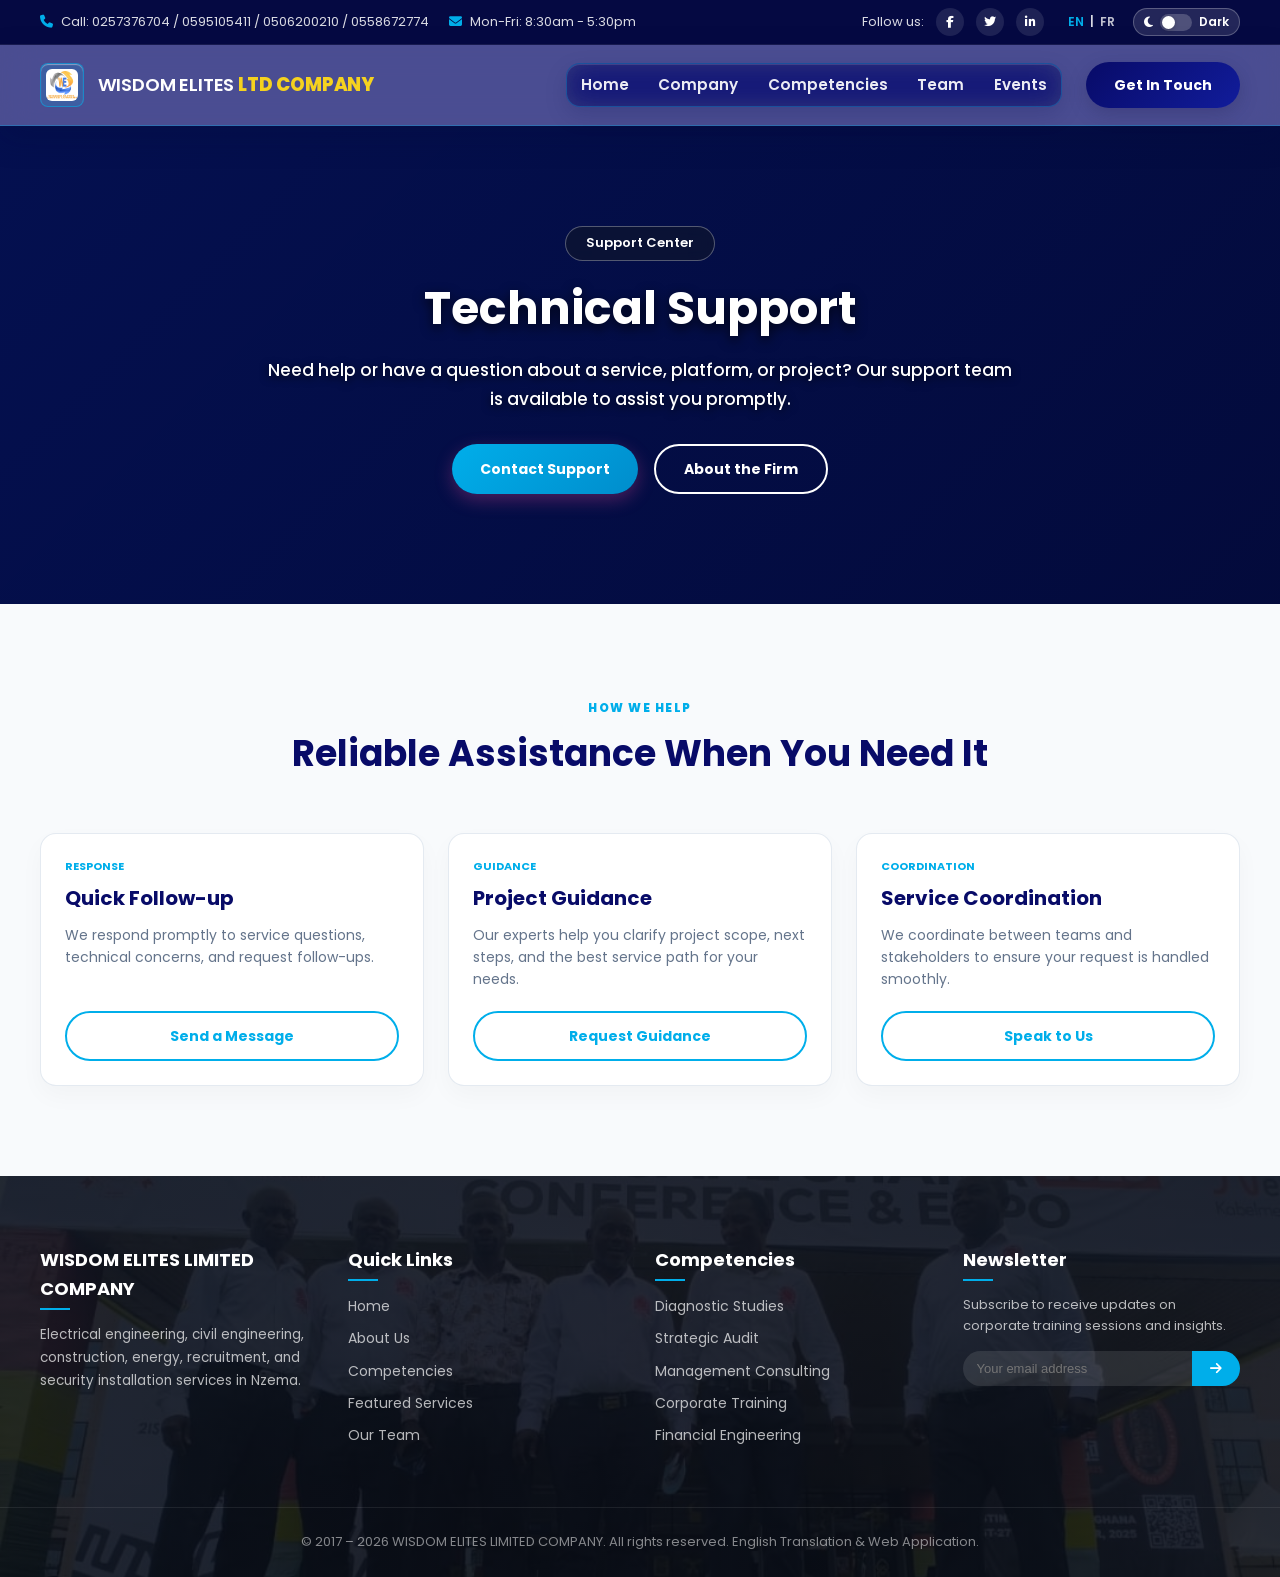
<file: technical-support.html>
﻿<!DOCTYPE html>
<html lang="en">
<head>
  <meta charset="UTF-8">
  <meta name="viewport" content="width=device-width, initial-scale=1.0">
  <title>Technical Support | WISDOM ELITES LIMITED COMPANY</title>
  <meta name="description" content="Technical support and assistance for clients of WISDOM ELITES LIMITED COMPANY.">
  <link rel="preconnect" href="https://fonts.googleapis.com">
  <link rel="preconnect" href="https://fonts.gstatic.com" crossorigin>
  <link href="https://fonts.googleapis.com/css2?family=Poppins:wght@400;500;600;700;800&family=Rubik:wght@300;400;500;600;700&display=swap" rel="stylesheet">
  <link rel="stylesheet" href="https://cdnjs.cloudflare.com/ajax/libs/font-awesome/6.4.0/css/all.min.css">
  <link rel="stylesheet" href="styles.css">
  <script>try{if(localStorage.getItem("wisdomTheme")==="light"){document.documentElement.style.background="#f0f4ff";}}catch(e){}</script>
</head>
<body>
  <div class="top-bar">
    <div class="container">
      <div class="top-info">
        <div class="top-info-item">
          <i class="fa-solid fa-phone"></i>
          <span>Call: <a href="tel:+233257376704">0257376704</a> / <a href="tel:+233595105411">0595105411</a> / <a href="tel:+233506200210">0506200210</a> / <a href="tel:+233558672774">0558672774</a></span>
        </div>
        <div class="top-info-item">
          <i class="fa-solid fa-envelope"></i>
          <span>Mon-Fri: 8:30am - 5:30pm</span>
        </div>
      </div>
      <div class="top-social">
        <span>Follow us:</span>
        <a href="#" title="Facebook"><i class="fa-brands fa-facebook-f"></i></a>
        <a href="#" title="Twitter"><i class="fa-brands fa-twitter"></i></a>
        <a href="#" title="LinkedIn"><i class="fa-brands fa-linkedin-in"></i></a>
        <div class="lang-switch" aria-label="Choose website language">
          <button type="button" class="active" data-language="en" aria-pressed="true">EN</button>
          <span aria-hidden="true">|</span>
          <button type="button" data-language="fr" aria-pressed="false">FR</button>
        </div>
        <button class="theme-toggle" id="themeToggle" aria-label="Toggle dark/light mode" title="Toggle Dark / Light Mode">
          <i class="fa-solid fa-moon"></i>
          <span class="toggle-track"><span class="toggle-thumb"></span></span>
          <span class="theme-label">Dark</span>
        </button>
      </div>
    </div>
  </div>

   <header class="header">
    <div class="container navbar">
      <a href="index.html" class="logo" aria-label="WISDOM ELITES LTD COMPANY home">
        <div class="logo-badge">
          <img src="image/Logo.jpeg" alt="WISDOM ELITES LTD COMPANY logo" class="logo-image">
        </div>
        <span class="logo-text">WISDOM ELITES <strong>LTD COMPANY</strong></span>
      </a>

      <nav id="navMenu" class="nav-menu nav visible-lg visible-md visible-sm hidden-xs">
        <div class="menu-header-menu-container">
          <ul id="menu-header-menu" class="menu rt-mega-menu-transition-default">
            <li id="menu-item-10756" class="menu-item menu-item-type-post_type menu-item-object-page menu-item-home current-menu-item page_item page-item-293 current_page_item menu-flyout rt-mega-menu-hover item-10756"><a class="nav-link" href="index.html">Home</a></li>
            <li id="menu-item-10768" class="menu-item menu-item-type-post_type menu-item-object-page menu-item-has-children menu-flyout rt-mega-menu-hover item-10768"><a class="nav-link" href="company.html">Company</a>
              <ul class="rt-sub-menu">
                <li id="menu-item-10769" class="menu-item menu-item-type-post_type menu-item-object-page rt-mega-menu-hover item-10769"><a class="nav-link" href="company.html">Overview</a></li>
                <li id="menu-item-10767" class="menu-item menu-item-type-post_type menu-item-object-page rt-mega-menu-hover item-10767"><a class="nav-link" href="managing-partner.html">Managing Partner Message</a></li>
              </ul>
            </li>
            <li id="menu-item-10770" class="menu-item menu-item-type-post_type menu-item-object-page menu-item-has-children menu-flyout rt-mega-menu-hover item-10770"><a class="nav-link" href="advisory-support.html">Competencies</a>
              <ul class="rt-sub-menu">
                <li id="menu-item-10760" class="menu-item menu-item-type-post_type menu-item-object-page rt-mega-menu-hover item-10760"><a class="nav-link" href="advisory-support.html">Advisory & Support</a></li>
                <li id="menu-item-10763" class="menu-item menu-item-type-post_type menu-item-object-page rt-mega-menu-hover item-10763"><a class="nav-link" href="studies.html">Studies</a></li>
                <li id="menu-item-10764" class="menu-item menu-item-type-post_type menu-item-object-page rt-mega-menu-hover item-10764"><a class="nav-link" href="training.html">Training</a></li>
                <li id="menu-item-10759" class="menu-item menu-item-type-post_type menu-item-object-page rt-mega-menu-hover item-10759"><a class="nav-link" href="audit.html">Audit</a></li>
              </ul>
            </li>
            <li id="menu-item-10762" class="menu-item menu-item-type-post_type menu-item-object-page menu-item-has-children menu-flyout rt-mega-menu-hover item-10762"><a class="nav-link" href="team.html">Team</a>
              <ul class="rt-sub-menu">
                <li id="menu-item-11100" class="menu-item menu-item-type-post_type menu-item-object-page rt-mega-menu-hover item-11100"><a class="nav-link" href="team.html">Our Team</a></li>
                <li id="menu-item-11776" class="menu-item menu-item-type-post_type menu-item-object-page rt-mega-menu-hover item-11776"><a class="nav-link" href="contact.html">Join Our Team</a></li>
                <li id="menu-item-11766" class="menu-item menu-item-type-post_type menu-item-object-awsm_job_openings rt-mega-menu-hover item-11766"><a class="nav-link" href="open-application.html">Open Application</a></li>
              </ul>
            </li>
            <li id="menu-item-11018" class="menu-item menu-item-type-post_type menu-item-object-page menu-flyout rt-mega-menu-hover item-11018"><a class="nav-link" href="events.html">Events</a></li>
              <ul class="rt-sub-menu">
                <li id="menu-item-12257" class="menu-item menu-item-type-post_type menu-item-object-page rt-mega-menu-hover item-12257"><a class="nav-link" href="technical-support.html">Technical Support</a></li>
              </ul>
            </li>
          </ul>
        </div>
      </nav>

      <a href="#contact" class="btn btn-secondary visible-desktop">Get In Touch</a>

      <div class="mobile-toggle" id="mobileToggle">
        <i class="fa-solid fa-bars"></i>
      </div>
    </div>
  </header>

  <section class="hero" style="min-height: 360px; padding: 100px 0 110px;">
    <div class="hero-bg-overlay"></div>
    <div class="container hero-slider"><div class="hero-slide active"><div class="hero-content"><span class="hero-subtitle">Support Center</span><h1 class="hero-title">Technical Support</h1><p class="hero-description">Need help or have a question about a service, platform, or project? Our support team is available to assist you promptly.</p><div class="hero-btns"><a href="contact.html" class="btn">Contact Support</a><a href="company.html" class="btn btn-outline" style="border-color:#fff; color:#fff;">About the Firm</a></div></div></div></div>
  </section>

  <section class="services-section">
    <div class="container">
      <div class="section-title-wrap text-center"><span class="section-tag">How We Help</span><h2 class="section-title">Reliable Assistance When You Need It</h2></div>
      <div class="services-grid">
        <div class="service-card"><div class="service-body"><span class="service-tag">Response</span><h3 class="service-title">Quick Follow-up</h3><p class="service-desc">We respond promptly to service questions, technical concerns, and request follow-ups.</p><a href="contact.html" class="btn btn-outline">Send a Message</a></div></div>
        <div class="service-card"><div class="service-body"><span class="service-tag">Guidance</span><h3 class="service-title">Project Guidance</h3><p class="service-desc">Our experts help you clarify project scope, next steps, and the best service path for your needs.</p><a href="contact.html" class="btn btn-outline">Request Guidance</a></div></div>
        <div class="service-card"><div class="service-body"><span class="service-tag">Coordination</span><h3 class="service-title">Service Coordination</h3><p class="service-desc">We coordinate between teams and stakeholders to ensure your request is handled smoothly.</p><a href="contact.html" class="btn btn-outline">Speak to Us</a></div></div>
      </div>
    </div>
  </section>

 <!-- Footer -->
  <footer class="footer">
    <div class="container">
      <div class="footer-grid">
        <div class="footer-col">
          <h4>WISDOM ELITES LIMITED COMPANY</h4>
          <p style="font-size:13.5px; line-height:1.7;">Electrical engineering, civil engineering, construction, energy, recruitment, and security installation services in Nzema.</p>
        </div>

        <div class="footer-col">
          <h4>Quick Links</h4>
          <ul class="footer-links">
            <li><a href="index.html">Home</a></li>
            <li><a href="company.html">About Us</a></li>
            <li><a href="advisory-support.html">Competencies</a></li>
            <li><a href="studies.html">Featured Services</a></li>
            <li><a href="team.html">Our Team</a></li>
          </ul>
        </div>

        <div class="footer-col">
          <h4>Competencies</h4>
          <ul class="footer-links">
            <li><a href="studies.html">Diagnostic Studies</a></li>
            <li><a href="audit.html">Strategic Audit</a></li>
            <li><a href="advisory-support.html">Management Consulting</a></li>
            <li><a href="training.html">Corporate Training</a></li>
            <li><a href="advisory-support.html">Financial Engineering</a></li>
          </ul>
        </div>

        <div class="footer-col">
          <h4>Newsletter</h4>
          <p style="font-size:13px;">Subscribe to receive updates on corporate training sessions and insights.</p>
          <form id="newsletterForm" class="newsletter-box">
            <input type="email" placeholder="Your email address" required>
            <button type="submit"><i class="fa-solid fa-arrow-right"></i></button>
          </form>
        </div>
      </div>
    </div>

    <div class="footer-bottom">
      <div class="container">
        <p>© 2017 – 2026 WISDOM ELITES LIMITED COMPANY. All rights reserved. English Translation & Web Application.</p>
      </div>
    </div>
  </footer>

  <script src="script.js"></script>
</body>
</html>
</file>
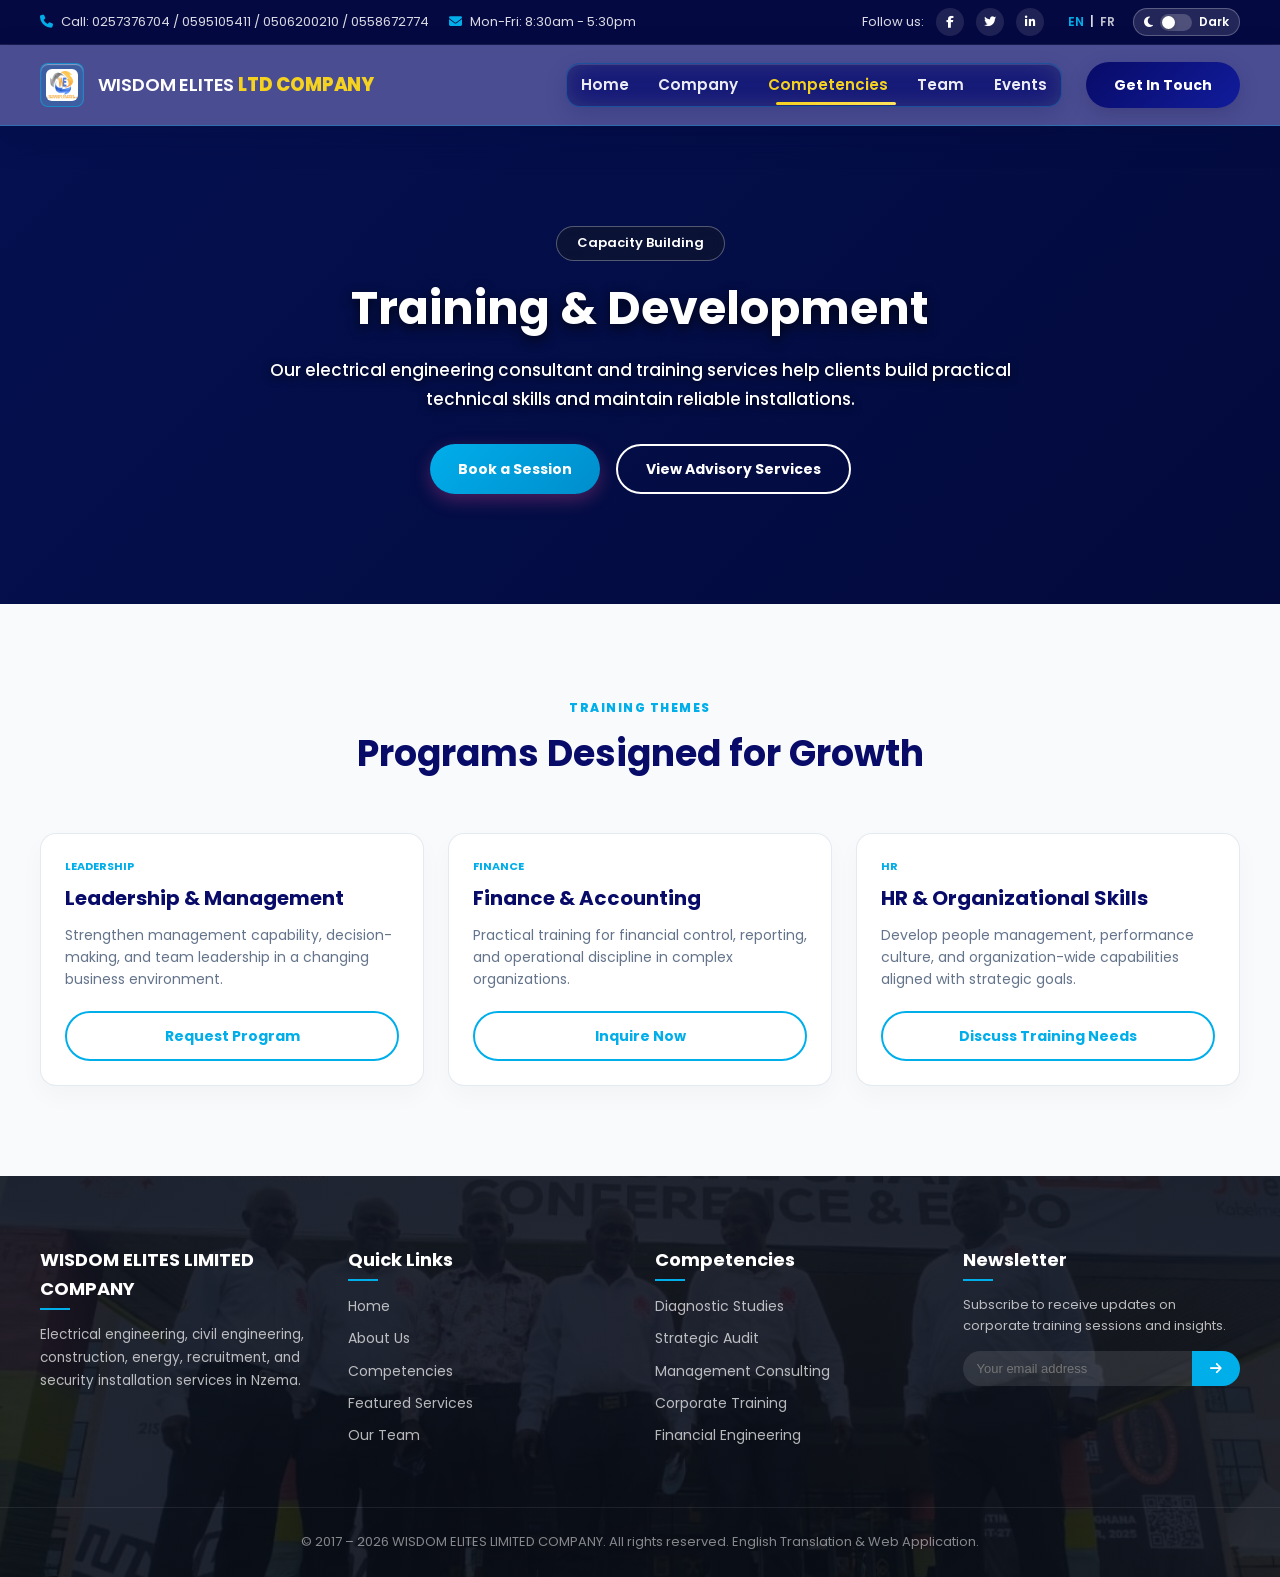
<file: training.html>
﻿<!DOCTYPE html>
<html lang="en">
<head>
  <meta charset="UTF-8">
  <meta name="viewport" content="width=device-width, initial-scale=1.0">
  <title>Training | WISDOM ELITES LIMITED COMPANY</title>
  <meta name="description" content="Discover WISDOM ELITES LIMITED COMPANY training programs for leadership, technical skills, and institutional capacity building.">
  <link rel="preconnect" href="https://fonts.googleapis.com">
  <link rel="preconnect" href="https://fonts.gstatic.com" crossorigin>
  <link href="https://fonts.googleapis.com/css2?family=Poppins:wght@400;500;600;700;800&family=Rubik:wght@300;400;500;600;700&display=swap" rel="stylesheet">
  <link rel="stylesheet" href="https://cdnjs.cloudflare.com/ajax/libs/font-awesome/6.4.0/css/all.min.css">
  <link rel="stylesheet" href="styles.css">
  <script>try{if(localStorage.getItem("wisdomTheme")==="light"){document.documentElement.style.background="#f0f4ff";}}catch(e){}</script>
</head>
<body>
 <div class="top-bar">
    <div class="container">
      <div class="top-info">
        <div class="top-info-item">
          <i class="fa-solid fa-phone"></i>
          <span>Call: <a href="tel:+233257376704">0257376704</a> / <a href="tel:+233595105411">0595105411</a> / <a href="tel:+233506200210">0506200210</a> / <a href="tel:+233558672774">0558672774</a></span>
        </div>
        <div class="top-info-item">
          <i class="fa-solid fa-envelope"></i>
          <span>Mon-Fri: 8:30am - 5:30pm</span>
        </div>
      </div>
      <div class="top-social">
        <span>Follow us:</span>
        <a href="#" title="Facebook"><i class="fa-brands fa-facebook-f"></i></a>
        <a href="#" title="Twitter"><i class="fa-brands fa-twitter"></i></a>
        <a href="#" title="LinkedIn"><i class="fa-brands fa-linkedin-in"></i></a>
        <div class="lang-switch" aria-label="Choose website language">
          <button type="button" class="active" data-language="en" aria-pressed="true">EN</button>
          <span aria-hidden="true">|</span>
          <button type="button" data-language="fr" aria-pressed="false">FR</button>
        </div>
        <button class="theme-toggle" id="themeToggle" aria-label="Toggle dark/light mode" title="Toggle Dark / Light Mode">
          <i class="fa-solid fa-moon"></i>
          <span class="toggle-track"><span class="toggle-thumb"></span></span>
          <span class="theme-label">Dark</span>
        </button>
      </div>
    </div>
  </div>

   <header class="header">
    <div class="container navbar">
      <a href="index.html" class="logo" aria-label="WISDOM ELITES LTD COMPANY home">
        <div class="logo-badge">
          <img src="image/Logo.jpeg" alt="WISDOM ELITES LTD COMPANY logo" class="logo-image">
        </div>
        <span class="logo-text">WISDOM ELITES <strong>LTD COMPANY</strong></span>
      </a>

      <nav id="navMenu" class="nav-menu nav visible-lg visible-md visible-sm hidden-xs">
        <div class="menu-header-menu-container">
          <ul id="menu-header-menu" class="menu rt-mega-menu-transition-default">
            <li id="menu-item-10756" class="menu-item menu-item-type-post_type menu-item-object-page menu-item-home current-menu-item page_item page-item-293 current_page_item menu-flyout rt-mega-menu-hover item-10756"><a class="nav-link" href="index.html">Home</a></li>
            <li id="menu-item-10768" class="menu-item menu-item-type-post_type menu-item-object-page menu-item-has-children menu-flyout rt-mega-menu-hover item-10768"><a class="nav-link" href="company.html">Company</a>
              <ul class="rt-sub-menu">
                <li id="menu-item-10769" class="menu-item menu-item-type-post_type menu-item-object-page rt-mega-menu-hover item-10769"><a class="nav-link" href="company.html">Overview</a></li>
                <li id="menu-item-10767" class="menu-item menu-item-type-post_type menu-item-object-page rt-mega-menu-hover item-10767"><a class="nav-link" href="managing-partner.html">Managing Partner Message</a></li>
              </ul>
            </li>
            <li id="menu-item-10770" class="menu-item menu-item-type-post_type menu-item-object-page menu-item-has-children menu-flyout rt-mega-menu-hover item-10770"><a class="nav-link" href="advisory-support.html">Competencies</a>
              <ul class="rt-sub-menu">
                <li id="menu-item-10760" class="menu-item menu-item-type-post_type menu-item-object-page rt-mega-menu-hover item-10760"><a class="nav-link" href="advisory-support.html">Advisory & Support</a></li>
                <li id="menu-item-10763" class="menu-item menu-item-type-post_type menu-item-object-page rt-mega-menu-hover item-10763"><a class="nav-link" href="studies.html">Studies</a></li>
                <li id="menu-item-10764" class="menu-item menu-item-type-post_type menu-item-object-page rt-mega-menu-hover item-10764"><a class="nav-link" href="training.html">Training</a></li>
                <li id="menu-item-10759" class="menu-item menu-item-type-post_type menu-item-object-page rt-mega-menu-hover item-10759"><a class="nav-link" href="audit.html">Audit</a></li>
              </ul>
            </li>
            <li id="menu-item-10762" class="menu-item menu-item-type-post_type menu-item-object-page menu-item-has-children menu-flyout rt-mega-menu-hover item-10762"><a class="nav-link" href="team.html">Team</a>
              <ul class="rt-sub-menu">
                <li id="menu-item-11100" class="menu-item menu-item-type-post_type menu-item-object-page rt-mega-menu-hover item-11100"><a class="nav-link" href="team.html">Our Team</a></li>
                <li id="menu-item-11776" class="menu-item menu-item-type-post_type menu-item-object-page rt-mega-menu-hover item-11776"><a class="nav-link" href="contact.html">Join Our Team</a></li>
                <li id="menu-item-11766" class="menu-item menu-item-type-post_type menu-item-object-awsm_job_openings rt-mega-menu-hover item-11766"><a class="nav-link" href="open-application.html">Open Application</a></li>
              </ul>
            </li>
            <li id="menu-item-11018" class="menu-item menu-item-type-post_type menu-item-object-page menu-flyout rt-mega-menu-hover item-11018"><a class="nav-link" href="events.html">Events</a></li>
              <ul class="rt-sub-menu">
                <li id="menu-item-12257" class="menu-item menu-item-type-post_type menu-item-object-page rt-mega-menu-hover item-12257"><a class="nav-link" href="technical-support.html">Technical Support</a></li>
              </ul>
            </li>
          </ul>
        </div>
      </nav>

      <a href="#contact" class="btn btn-secondary visible-desktop">Get In Touch</a>

      <div class="mobile-toggle" id="mobileToggle">
        <i class="fa-solid fa-bars"></i>
      </div>
    </div>
  </header>

  <section class="hero" style="min-height: 360px; padding: 100px 0 110px;">
    <div class="hero-bg-overlay"></div>
    <div class="container hero-slider"><div class="hero-slide active"><div class="hero-content"><span class="hero-subtitle">Capacity Building</span><h1 class="hero-title">Training & Development</h1><p class="hero-description">Our electrical engineering consultant and training services help clients build practical technical skills and maintain reliable installations.</p><div class="hero-btns"><a href="contact.html" class="btn">Book a Session</a><a href="advisory-support.html" class="btn btn-outline" style="border-color:#fff; color:#fff;">View Advisory Services</a></div></div></div></div>
  </section>

  <section class="services-section">
    <div class="container">
      <div class="section-title-wrap text-center"><span class="section-tag">Training Themes</span><h2 class="section-title">Programs Designed for Growth</h2></div>
      <div class="services-grid">
        <div class="service-card"><div class="service-body"><span class="service-tag">Leadership</span><h3 class="service-title">Leadership & Management</h3><p class="service-desc">Strengthen management capability, decision-making, and team leadership in a changing business environment.</p><a href="contact.html" class="btn btn-outline">Request Program</a></div></div>
        <div class="service-card"><div class="service-body"><span class="service-tag">Finance</span><h3 class="service-title">Finance & Accounting</h3><p class="service-desc">Practical training for financial control, reporting, and operational discipline in complex organizations.</p><a href="contact.html" class="btn btn-outline">Inquire Now</a></div></div>
        <div class="service-card"><div class="service-body"><span class="service-tag">HR</span><h3 class="service-title">HR & Organizational Skills</h3><p class="service-desc">Develop people management, performance culture, and organization-wide capabilities aligned with strategic goals.</p><a href="contact.html" class="btn btn-outline">Discuss Training Needs</a></div></div>
      </div>
    </div>
  </section>

 <!-- Footer -->
  <footer class="footer">
    <div class="container">
      <div class="footer-grid">
        <div class="footer-col">
          <h4>WISDOM ELITES LIMITED COMPANY</h4>
          <p style="font-size:13.5px; line-height:1.7;">Electrical engineering, civil engineering, construction, energy, recruitment, and security installation services in Nzema.</p>
        </div>

        <div class="footer-col">
          <h4>Quick Links</h4>
          <ul class="footer-links">
            <li><a href="index.html">Home</a></li>
            <li><a href="company.html">About Us</a></li>
            <li><a href="advisory-support.html">Competencies</a></li>
            <li><a href="studies.html">Featured Services</a></li>
            <li><a href="team.html">Our Team</a></li>
          </ul>
        </div>

        <div class="footer-col">
          <h4>Competencies</h4>
          <ul class="footer-links">
            <li><a href="studies.html">Diagnostic Studies</a></li>
            <li><a href="audit.html">Strategic Audit</a></li>
            <li><a href="advisory-support.html">Management Consulting</a></li>
            <li><a href="training.html">Corporate Training</a></li>
            <li><a href="advisory-support.html">Financial Engineering</a></li>
          </ul>
        </div>

        <div class="footer-col">
          <h4>Newsletter</h4>
          <p style="font-size:13px;">Subscribe to receive updates on corporate training sessions and insights.</p>
          <form id="newsletterForm" class="newsletter-box">
            <input type="email" placeholder="Your email address" required>
            <button type="submit"><i class="fa-solid fa-arrow-right"></i></button>
          </form>
        </div>
      </div>
    </div>

    <div class="footer-bottom">
      <div class="container">
        <p>© 2017 – 2026 WISDOM ELITES LIMITED COMPANY. All rights reserved. English Translation & Web Application.</p>
      </div>
    </div>
  </footer>
  <script src="script.js"></script>
</body>
</html>
</file>
<file: styles.css>
/* ==========================================================================
   WISDOM ELITES LTD COMPANY - Modern Animated Stylesheet (styles.css)
   ========================================================================== */

/* --------------------------------------------------------------------------
   1. Root Variables & Reset
   -------------------------------------------------------------------------- */
:root {
  --primary: #080b68;       /* Flyer navy */
  --primary-light: #111c9b; /* Flyer royal blue */
  --secondary: #06134f;     /* Deep flyer blue */
  --accent-pink: #00aeea;   /* Flyer cyan */
  --accent-magenta: #008dcc;/* Flyer bright blue */
  --accent-purple: #111c9b; /* Flyer royal blue compatibility */
  --accent-yellow: #f5d21f; /* Flyer yellow */
  --accent-gold: #ffe45c;
  --white: #ffffff;
  --font-main: 'Poppins', 'Rubik', sans-serif;
  
  --bg-gradient: linear-gradient(135deg, #06134f 0%, #080b68 52%, #111c9b 100%);
  --bg-light: #f8fafc;
  --bg-white: #ffffff;
  
  --text-dark: #0f172a;
  --text-muted: #64748b;
  --text-light: #f8fafc;

  --radius-sm: 8px;
  --radius-md: 16px;
  --radius-full: 9999px;
  
  --transition: all 0.35s cubic-bezier(0.16, 1, 0.3, 1);
}

/* --------------------------------------------------------------------------
   Light Mode Overrides
   -------------------------------------------------------------------------- */
body.light-mode {
  --bg-light: #f0f4ff;
  --bg-white: #ffffff;
  --text-dark: #0f172a;
  --text-muted: #475569;
  --text-light: #0f172a;
  background-color: #f0f4ff;
  color: #0f172a;
}

body.light-mode .top-bar {
  background: #dde5ff;
  color: #0f172a;
  border-bottom-color: rgba(8, 11, 104, 0.15);
}

body.light-mode .top-bar a { color: #080b68; }
body.light-mode .top-info-item i { color: var(--primary); }

body.light-mode .top-social a {
  background: rgba(8, 11, 104, 0.1);
  color: #080b68;
}
body.light-mode .top-social a:hover {
  background: var(--primary);
  color: #fff;
}

body.light-mode .header {
  background: rgba(255, 255, 255, 0.88);
  border-bottom-color: rgba(8, 11, 104, 0.2);
  box-shadow: 0 8px 24px rgba(8, 11, 104, 0.12);
}

body.light-mode .logo-text { color: var(--primary); }
body.light-mode .logo-badge {
  background: rgba(8, 11, 104, 0.1);
  border-color: rgba(8, 11, 104, 0.3);
}

body.light-mode .nav-menu {
  background: rgba(240, 244, 255, 0.9);
  border-color: rgba(8, 11, 104, 0.2);
}

body.light-mode #navMenu a,
body.light-mode .nav-menu .menu a,
body.light-mode .nav-link {
  color: #0f172a;
}

body.light-mode #navMenu a:hover,
body.light-mode #navMenu a.active,
body.light-mode .nav-menu .menu a:hover,
body.light-mode .nav-menu .menu .current-menu-item > a,
body.light-mode .nav-link:hover,
body.light-mode .nav-link.active {
  color: var(--primary);
}

body.light-mode #navMenu .rt-sub-menu,
body.light-mode #nav-menu .rt-sub-menu {
  background: rgba(240, 244, 255, 0.97);
  border-color: rgba(8, 11, 104, 0.2);
}

body.light-mode .rt-sub-menu a { color: #0f172a; }
body.light-mode .rt-sub-menu a:hover {
  color: var(--primary);
  background: rgba(8, 11, 104, 0.08);
}

body.light-mode .mobile-toggle {
  color: var(--primary);
  border-color: rgba(8, 11, 104, 0.3);
  background: rgba(240, 244, 255, 0.7);
}

body.light-mode .section-bg,
body.light-mode section:not(.hero):not(.stats-section):not(.cta-section):not(.partners-section) {
  background-color: #f0f4ff;
}

body.light-mode .card,
body.light-mode .service-card,
body.light-mode .team-card,
body.light-mode .event-card,
body.light-mode .contact-card,
body.light-mode .about-card,
body.light-mode .value-card,
body.light-mode .advantage-card,
body.light-mode .audit-card,
body.light-mode .partner-logo-card {
  background: #ffffff;
  border-color: rgba(8, 11, 104, 0.1);
  color: #0f172a;
}

body.light-mode .section-label { color: var(--primary); }
body.light-mode .section-title { color: #0f172a; }
body.light-mode .text-muted,
body.light-mode p { color: #475569; }

body.light-mode .footer {
  background: #0a0f5e;
  color: rgba(255, 255, 255, 0.85);
}

/* --------------------------------------------------------------------------
   Theme Toggle Button
   -------------------------------------------------------------------------- */
.theme-toggle {
  display: flex;
  align-items: center;
  gap: 7px;
  background: rgba(255, 255, 255, 0.12);
  border: 1px solid rgba(255, 255, 255, 0.25);
  border-radius: 30px;
  padding: 4px 10px;
  cursor: pointer;
  color: #fff;
  font-size: 12px;
  font-weight: 600;
  font-family: var(--font-main);
  transition: var(--transition);
  white-space: nowrap;
  margin-left: 4px;
}

.theme-toggle:hover {
  background: rgba(255, 255, 255, 0.22);
  transform: translateY(-2px);
}

.theme-toggle .toggle-track {
  width: 32px;
  height: 17px;
  background: rgba(255, 255, 255, 0.2);
  border-radius: 30px;
  position: relative;
  transition: background 0.3s ease;
  flex-shrink: 0;
}

.theme-toggle .toggle-thumb {
  width: 13px;
  height: 13px;
  background: #fff;
  border-radius: 50%;
  position: absolute;
  top: 2px;
  left: 2px;
  transition: left 0.3s ease;
  box-shadow: 0 1px 4px rgba(0,0,0,0.25);
}

.theme-toggle.is-light .toggle-track {
  background: var(--accent-yellow);
}

.theme-toggle.is-light .toggle-thumb {
  left: 17px;
}

body.light-mode .theme-toggle {
  background: rgba(8, 11, 104, 0.1);
  border-color: rgba(8, 11, 104, 0.25);
  color: #0f172a;
}

body.light-mode .theme-toggle .toggle-thumb {
  background: #080b68;
}

/* --------------------------------------------------------------------------
   Active Nav Link Highlight (current page)
   -------------------------------------------------------------------------- */
.nav-link.page-active {
  color: var(--accent-yellow) !important;
}

.nav-link.page-active::after {
  width: 100% !important;
}

body.light-mode .nav-link.page-active {
  color: var(--primary) !important;
}

* {
  margin: 0;
  padding: 0;
  box-sizing: border-box;
}

html {
  scroll-behavior: smooth;
  font-family: 'Poppins', 'Rubik', sans-serif;
  color: var(--text-dark);
  background-color: var(--bg-light);
}

body {
  line-height: 1.6;
  overflow-x: hidden;
}

a {
  text-decoration: none;
  color: inherit;
  transition: var(--transition);
}

ul {
  list-style: none;
}

img {
  max-width: 100%;
  height: auto;
  display: block;
}

.container {
  width: 100%;
  max-width: 1240px;
  margin: 0 auto;
  padding: 0 20px;
}

.text-center { text-align: center; }
.accent-text { color: var(--accent-pink); }

/* --------------------------------------------------------------------------
   2. Keyframe Animations
   -------------------------------------------------------------------------- */
@keyframes fadeIn {
  from { opacity: 0; transform: translateY(12px); }
  to { opacity: 1; transform: translateY(0); }
}

@keyframes slideInUp {
  from { opacity: 0; transform: translateY(30px); }
  to { opacity: 1; transform: translateY(0); }
}

@keyframes floatAnim {
  0% { transform: translateY(0px); }
  50% { transform: translateY(-8px); }
  100% { transform: translateY(0px); }
}

@keyframes pulseGlow {
  0% { box-shadow: 0 0 0 0 rgba(236, 72, 153, 0.4); }
  70% { box-shadow: 0 0 0 15px rgba(236, 72, 153, 0); }
  100% { box-shadow: 0 0 0 0 rgba(236, 72, 153, 0); }
}

@keyframes gradientShift {
  0% { background-position: 0% 50%; }
  50% { background-position: 100% 50%; }
  100% { background-position: 0% 50%; }
}

/* --------------------------------------------------------------------------
   3. Top Info Bar
   -------------------------------------------------------------------------- */
.top-bar {
  background: #050942;
  color: rgba(255, 255, 255, 0.85);
  font-size: 13px;
  padding: 8px 0;
  border-bottom: 1px solid rgba(255, 255, 255, 0.08);
}

.top-bar .container {
  display: flex;
  justify-content: space-between;
  align-items: center;
  flex-wrap: wrap;
  gap: 12px;
}

.top-info {
  display: flex;
  align-items: center;
  gap: 20px;
}

.top-info-item {
  display: flex;
  align-items: center;
  gap: 8px;
}

.top-info-item i { 
  color: var(--accent-pink); 
  transition: transform 0.3s ease;
}

.top-info-item:hover i {
  transform: scale(1.2);
}

.top-social {
  display: flex;
  align-items: center;
  gap: 12px;
}

.top-social a {
  width: 28px;
  height: 28px;
  border-radius: 50%;
  background: rgba(255, 255, 255, 0.1);
  display: flex;
  align-items: center;
  justify-content: center;
  font-size: 12px;
  color: #fff;
  transition: var(--transition);
}

.top-social a:hover {
  background: var(--accent-pink);
  transform: translateY(-3px) rotate(8deg);
  box-shadow: 0 4px 12px rgba(236, 72, 153, 0.4);
}

.lang-switch {
  margin-left: 10px;
  font-weight: 600;
  font-size: 12px;
  display: flex;
  align-items: center;
  gap: 4px;
  color: rgba(255, 255, 255, 0.85);
}

.lang-switch span {
  cursor: pointer;
  transition: var(--transition);
}

.lang-switch button {
  background: none;
  border: none;
  cursor: pointer;
  font-weight: 600;
  font-size: 12px;
  font-family: var(--font-main);
  color: rgba(255, 255, 255, 0.75);
  padding: 0 2px;
  transition: var(--transition);
}

.lang-switch span.active,
.lang-switch span:hover,
.lang-switch button.active,
.lang-switch button:hover {
  color: var(--accent-pink);
}

body.light-mode .lang-switch { color: #0f172a; }
body.light-mode .lang-switch button { color: #475569; }
body.light-mode .lang-switch button.active,
body.light-mode .lang-switch button:hover { color: var(--primary); }
body.light-mode .lang-switch span { color: #475569; }

/* --------------------------------------------------------------------------
   4. Header & Navigation
   -------------------------------------------------------------------------- */
.header {
  position: sticky;
  top: 0;
  z-index: 1000;
  background: rgba(8, 11, 104, 0.72);
  border-bottom: 1px solid rgba(0, 174, 234, 0.35);
  box-shadow: 0 12px 30px rgba(5, 9, 66, 0.28);
  -webkit-backdrop-filter: blur(18px) saturate(140%);
  backdrop-filter: blur(18px) saturate(140%);
  transition: var(--transition);
}

.navbar {
  display: flex;
  justify-content: space-between;
  align-items: center;
  gap: 24px;
  min-height: 80px;
  width: 100%;
}

.logo {
  display: flex;
  align-items: center;
  gap: 0.85rem;
  text-decoration: none;
  min-width: 0;
  line-height: 1;
  flex-shrink: 0;
}

.logo-badge {
  width: 44px;
  height: 44px;
  border-radius: var(--radius-sm);
  background: rgba(0, 174, 234, 0.18);
  border: 1px solid rgba(0, 174, 234, 0.55);
  display: flex;
  align-items: center;
  justify-content: center;
  box-shadow: inset 0 1px 1px rgba(255, 255, 255, 0.4);
  transition: transform 0.3s ease, background 0.3s ease;
}

.logo:hover .logo-badge {
  transform: scale(1.06) rotate(-3deg);
  background: rgba(255, 215, 0, 0.25);
  border-color: var(--accent-yellow);
}

.logo-image {
  width: 32px;
  height: 32px;
  border-radius: 6px;
  object-fit: cover;
  display: block;
}

.logo-text {
  font-family: var(--font-main);
  font-size: 1.15rem;
  color: var(--white);
  font-weight: 600;
  letter-spacing: -0.01em;
  text-transform: none;
  white-space: nowrap;
}

.logo-text strong {
  color: var(--accent-yellow);
  font-weight: 800;
}

.nav-menu {
  display: flex;
  align-items: center;
  justify-content: flex-end;
  margin-left: auto;
  flex: 0 1 auto;
  padding: 8px 14px;
  border: 1px solid rgba(0, 174, 234, 0.3);
  border-radius: 14px;
  background: rgba(5, 9, 66, 0.26);
  box-shadow: inset 0 1px 0 rgba(255, 255, 255, 0.12), 0 8px 22px rgba(5, 9, 66, 0.16);
  -webkit-backdrop-filter: blur(14px) saturate(135%);
  backdrop-filter: blur(14px) saturate(135%);
}

.menu-header-menu-container {
  position: relative;
  width: auto;
}

#navMenu ul,
#nav-menu ul,
.nav-menu .menu {
  display: flex;
  align-items: center;
  gap: 1.85rem;
  list-style: none;
  margin: 0;
  padding: 0;
  flex-wrap: nowrap;
}

#navMenu li,
#nav-menu li,
.nav-menu .menu > li {
  position: relative;
  margin: 0;
}

#navMenu a,
.nav-menu .menu a,
.nav-link {
  color: rgba(255, 255, 255, 0.92);
  font-weight: 600;
  font-size: 0.95rem;
  text-decoration: none;
  position: relative;
  padding: 0.4rem 0;
  transition: color 0.25s ease;
  white-space: nowrap;
}

.nav-link::after,
#navMenu a::after,
.nav-menu .menu a::after {
  content: '';
  position: absolute;
  bottom: -2px;
  left: 0;
  width: 0;
  height: 2.5px;
  background: linear-gradient(90deg, var(--accent-yellow), var(--accent-gold));
  border-radius: 2px;
  transition: width 0.3s cubic-bezier(0.16, 1, 0.3, 1);
}

#navMenu a:hover,
#navMenu a.active,
.nav-menu .menu a:hover,
.nav-menu .menu .current-menu-item > a,
.nav-link:hover,
.nav-link.active {
  color: var(--accent-yellow);
}

#navMenu a:hover::after,
#navMenu a.active::after,
.nav-menu .menu a:hover::after,
.nav-menu .menu .current-menu-item > a::after,
.nav-link:hover::after,
.nav-link.active::after {
  width: 100%;
}

.mobile-nav-header {
  display: none;
}

@media (max-width: 768px) {
  .logo {
    gap: 0.65rem;
  }

  .logo-badge {
    width: 38px;
    height: 38px;
  }

  .logo-image {
    width: 28px;
    height: 28px;
  }

  .logo-text {
    font-size: 0.9rem;
  }
}

.nav-menu .menu-item-has-children > a::after {
  content: '▼';
  font-size: 10px;
  margin-left: 8px;
  display: inline-block;
  transform: translateY(1px);
}

#navMenu .rt-sub-menu,
#nav-menu .rt-sub-menu {
  position: absolute;
  top: 100%;
  left: 0;
  min-width: 220px;
  background: rgba(8, 11, 104, 0.9);
  border-radius: 14px;
  border: 1px solid rgba(0, 174, 234, 0.42);
  box-shadow: 0 18px 40px rgba(5, 9, 66, 0.3);
  -webkit-backdrop-filter: blur(18px) saturate(140%);
  backdrop-filter: blur(18px) saturate(140%);
  padding: 10px 0;
  display: none;
  flex-direction: column;
  gap: 0;
  z-index: 1000;
}

.menu-item-has-children:hover > .rt-sub-menu {
  display: flex;
}

.rt-sub-menu li {
  margin: 0;
}

.rt-sub-menu a {
  display: block;
  padding: 10px 18px;
  color: rgba(255, 255, 255, 0.92);
  white-space: nowrap;
}

.rt-sub-menu a:hover {
  color: var(--accent-yellow);
  background: rgba(0, 174, 234, 0.16);
}

/* Interactive Buttons */
.btn {
  display: inline-flex;
  align-items: center;
  justify-content: center;
  gap: 10px;
  padding: 12px 28px;
  border-radius: var(--radius-full);
  font-weight: 700;
  font-size: 14px;
  border: none;
  cursor: pointer;
  background: linear-gradient(135deg, var(--accent-pink) 0%, var(--accent-magenta) 100%);
  color: #ffffff;
  box-shadow: 0 6px 18px rgba(236, 72, 153, 0.3);
  transition: var(--transition);
  position: relative;
  overflow: hidden;
  flex-shrink: 0;
}

.btn::before {
  content: '';
  position: absolute;
  top: 0;
  left: -100%;
  width: 100%;
  height: 100%;
  background: linear-gradient(90deg, transparent, rgba(255,255,255,0.25), transparent);
  transition: left 0.6s ease;
}

.btn:hover::before {
  left: 100%;
}

.btn:hover {
  transform: translateY(-3px);
  box-shadow: 0 12px 24px rgba(236, 72, 153, 0.45);
}

.btn i {
  transition: transform 0.3s ease;
}

.btn:hover i {
  transform: translateX(4px);
}

.btn-secondary {
  background: linear-gradient(135deg, var(--primary) 0%, var(--primary-light) 100%);
  box-shadow: 0 6px 18px rgba(30, 27, 75, 0.25);
}

.btn-secondary:hover {
  box-shadow: 0 12px 24px rgba(30, 27, 75, 0.4);
}

.btn-outline {
  background: transparent;
  border: 2px solid var(--accent-pink);
  color: var(--accent-pink);
  box-shadow: none;
}

.btn-outline:hover {
  background: var(--accent-pink);
  color: #fff;
}

.mobile-toggle {
  display: none;
  font-size: 22px;
  color: var(--accent-yellow);
  width: 44px;
  height: 44px;
  align-items: center;
  justify-content: center;
  border: 1px solid rgba(0, 174, 234, 0.45);
  border-radius: 12px;
  background: rgba(5, 9, 66, 0.36);
  -webkit-backdrop-filter: blur(14px);
  backdrop-filter: blur(14px);
  cursor: pointer;
  transition: transform 0.3s ease;
}

.mobile-toggle:hover {
  transform: scale(1.1);
}

/* --------------------------------------------------------------------------
   5. Hero Section & Animated Slider (with Blurred Backgrounds)
   -------------------------------------------------------------------------- */
.hero {
  position: relative;
  background: var(--primary);
  color: #fff;
  padding: 120px 0 140px;
  min-height: 560px;
  display: flex;
  align-items: center;
  justify-content: center;
  overflow: hidden; /* Prevents blurred image edges from overflowing */
  text-align: center;
}

/* Global Overlay to darken the blurred image for high contrast */
.hero-bg-overlay {
  position: absolute;
  top: 0;
  left: 0;
  width: 100%;
  height: 100%;
  /* Darker background gradient (65% to 70% opacity) */
  background: linear-gradient(135deg, rgba(0, 20, 60, 0.55) 0%, rgba(0, 10, 30, 0.6) 100%);
  z-index: 2;
  pointer-events: none;
}

.hero-slider {
  position: relative;
  width: 100%;
  z-index: 3; /* Keeps text content crisp and on top */
}

.hero-slide {
  display: none;
  opacity: 0;
  transform: translateY(20px);
  transition: opacity 0.8s ease-in-out, transform 0.8s ease-in-out;
}

.hero-slide.active {
  display: block;
  opacity: 1;
  transform: translateY(0);
}

/* Background image styling with Blur */
.hero-slide-bg {
  position: absolute;
  top: 50%;
  left: 50%;
  width: 100vw;
  height: 100vh;
  transform: translate(-50%, -50%);
  z-index: 1;
  overflow: hidden;
}

.hero-slide-bg img {
  width: 100%;
  height: 100%;
  object-fit: cover;
  object-position: center;
  /* Blurred effect + slight scale up to hide soft white edges from the blur filter */
  filter: blur(8px);
  transform: scale(1.1);
  transition: transform 6s ease-out, filter 0.8s ease;
}

.hero-slide.active .hero-slide-bg img {
  transform: scale(1.15); /* Subtle smooth zoom while blurred */
}

/* Slide Content Animations */
.hero-slide.active .hero-title {
  animation: slideInUp 0.6s cubic-bezier(0.16, 1, 0.3, 1) forwards;
}

.hero-slide.active .hero-description {
  animation: slideInUp 0.8s cubic-bezier(0.16, 1, 0.3, 1) forwards;
}

.hero-slide.active .hero-btns {
  animation: slideInUp 1s cubic-bezier(0.16, 1, 0.3, 1) forwards;
}

.hero-content {
  max-width: 760px;
  margin: 0 auto;
  position: relative;
  z-index: 4;
}

.hero-subtitle {
  display: inline-block;
  /* Darker transparent background */
  background: rgba(15, 23, 42, 0.6); 
  backdrop-filter: blur(10px);
  -webkit-backdrop-filter: blur(10px);
  border: 1px solid rgba(255, 255, 255, 0.3);
  padding: 6px 20px;
  border-radius: var(--radius-full);
  font-size: 13px;
  font-weight: 600;
  color: #ffffff; /* Changed from light pink to pure white for better visibility */
  margin-bottom: 20px;
  animation: floatAnim 4s ease-in-out infinite;
}

.hero-title {
  font-size: 46px;
  line-height: 1.2;
  margin-bottom: 20px;
  /* Dark drop shadow for contrast */
  text-shadow: 0 4px 12px rgba(0, 0, 0, 0.7); 
}

.hero-description {
  font-size: 17px;
  color: #ffffff; /* Pure white text */
  margin-bottom: 30px;
  line-height: 1.7;
  /* Dark drop shadow for contrast */
  text-shadow: 0 2px 8px rgba(0, 0, 0, 0.8); 
  font-weight: 500; /* Slightly bolder for improved readability */
}

.hero-btns {
  display: flex;
  justify-content: center;
  gap: 16px;
  flex-wrap: wrap;
}

.hero-dots {
  position: absolute;
  bottom: -60px;
  left: 50%;
  transform: translateX(-50%);
  display: flex;
  gap: 10px;
  z-index: 4;
}

.dot {
  width: 12px;
  height: 12px;
  border-radius: 50%;
  background: rgba(255, 255, 255, 0.35);
  cursor: pointer;
  transition: var(--transition);
}

.dot:hover {
  background: rgba(255, 255, 255, 0.7);
}

.dot.active {
  width: 32px;
  border-radius: 10px;
  background: var(--accent-pink);
}

/* --------------------------------------------------------------------------
   6. Value Banner
   -------------------------------------------------------------------------- */
.value-banner {
  background: var(--primary);
  color: #fff;
  padding: 50px 0;
  border-bottom: 4px solid var(--accent-pink);
  position: relative;
  overflow: hidden;
}

.value-banner::after {
  content: '';
  position: absolute;
  top: -50%;
  right: -20%;
  width: 300px;
  height: 300px;
  border-radius: 50%;
  background: radial-gradient(circle, rgba(236,72,153,0.15) 0%, transparent 70%);
  pointer-events: none;
}

.value-banner h2 {
  font-size: 28px;
  margin-bottom: 8px;
}

.value-banner p {
  color: rgba(255, 255, 255, 0.8);
  font-size: 16px;
}

.section-title-wrap {
  margin-bottom: 50px;
}

.section-tag {
  display: inline-block;
  color: var(--accent-pink);
  font-size: 12px;
  font-weight: 800;
  text-transform: uppercase;
  letter-spacing: 1.5px;
  margin-bottom: 8px;
}

.section-title {
  font-size: 36px;
  color: var(--primary);
  margin-bottom: 12px;
}

.section-desc {
  color: var(--text-muted);
  font-size: 16px;
  max-width: 650px;
}

/* --------------------------------------------------------------------------
   7. Core Pillars / Competencies
   -------------------------------------------------------------------------- */
.pillars {
  padding: 90px 0;
}

.pillars-grid {
  display: grid;
  grid-template-columns: repeat(auto-fit, minmax(250px, 1fr));
  gap: 24px;
}

.pillar-card {
  background: var(--bg-white);
  border-radius: var(--radius-md);
  padding: 36px 28px;
  border: 1px solid rgba(226, 232, 240, 0.8);
  box-shadow: 0 10px 25px rgba(0, 0, 0, 0.03);
  transition: var(--transition);
  position: relative;
  overflow: hidden;
}

.pillar-card::before {
  content: '';
  position: absolute;
  top: 0;
  left: 0;
  width: 100%;
  height: 4px;
  background: linear-gradient(90deg, var(--accent-pink), var(--accent-purple));
  opacity: 0;
  transition: opacity 0.3s ease;
}

.pillar-card:hover {
  transform: translateY(-8px);
  box-shadow: 0 20px 40px rgba(30, 27, 75, 0.12);
  border-color: rgba(236, 72, 153, 0.3);
}

.pillar-card:hover::before {
  opacity: 1;
}

.pillar-icon {
  width: 60px;
  height: 60px;
  border-radius: 14px;
  background: rgba(236, 72, 153, 0.1);
  color: var(--accent-pink);
  display: flex;
  align-items: center;
  justify-content: center;
  font-size: 26px;
  margin-bottom: 20px;
  transition: var(--transition);
}

.pillar-card:hover .pillar-icon {
  background: var(--accent-pink);
  color: #fff;
  transform: scale(1.1) rotate(-5deg);
}

.pillar-title {
  font-size: 22px;
  color: var(--primary);
  margin-bottom: 10px;
}

.pillar-text {
  color: var(--text-muted);
  font-size: 14.5px;
}

/* --------------------------------------------------------------------------
   8. Managing Partner Message
   -------------------------------------------------------------------------- */
.partner-section {
  padding: 90px 0;
  background: var(--bg-white);
}

.partner-wrapper {
  display: grid;
  grid-template-columns: 0.8fr 1.2fr;
  gap: 50px;
  align-items: center;
}

.partner-img-box {
  position: relative;
  border-radius: var(--radius-md);
  overflow: hidden;
  box-shadow: 0 20px 40px rgba(0,0,0,0.12);
  transition: var(--transition);
}

.partner-img-box:hover {
  transform: scale(1.02);
  box-shadow: 0 25px 50px rgba(0,0,0,0.18);
}

.partner-img-box img {
  width: 100%;
  height: 440px;
  object-fit: cover;
  transition: transform 0.6s ease;
}

.partner-img-box:hover img {
  transform: scale(1.05);
}

.partner-badge {
  position: absolute;
  bottom: 0;
  left: 0;
  width: 100%;
  background: linear-gradient(to top, rgba(15, 23, 42, 0.95), transparent);
  padding: 30px 24px 20px;
  color: #fff;
}

.partner-badge h4 {
  font-size: 20px;
}

.partner-badge p {
  font-size: 13px;
  color: var(--accent-pink);
  font-weight: 600;
}

.partner-quote {
  font-size: 16px;
  font-style: italic;
  color: var(--secondary);
  background: var(--bg-light);
  padding: 24px;
  border-left: 4px solid var(--accent-pink);
  border-radius: 0 var(--radius-sm) var(--radius-sm) 0;
  margin: 20px 0 30px;
  box-shadow: 0 4px 15px rgba(0,0,0,0.02);
}

/* --------------------------------------------------------------------------
   9. Key Figures Section (Stats)
   -------------------------------------------------------------------------- */
.stats-section {
  background: var(--bg-gradient);
  color: #fff;
  padding: 80px 0;
}

.stats-grid {
  display: grid;
  grid-template-columns: repeat(auto-fit, minmax(200px, 1fr));
  gap: 24px;
}

.stat-item {
  background: rgba(255, 255, 255, 0.06);
  backdrop-filter: blur(10px);
  border: 1px solid rgba(255, 255, 255, 0.12);
  padding: 30px 20px;
  border-radius: var(--radius-md);
  text-align: center;
  transition: var(--transition);
}

.stat-item:hover {
  transform: translateY(-6px);
  background: rgba(255, 255, 255, 0.12);
  border-color: rgba(236, 72, 153, 0.4);
}

.stat-number {
  font-size: 48px;
  font-weight: 800;
  color: #fff;
  line-height: 1;
  margin-bottom: 8px;
}

.stat-title {
  font-size: 16px;
  font-weight: 700;
  color: #fbcfe8;
}

.stat-sub {
  font-size: 12px;
  color: rgba(255, 255, 255, 0.7);
  margin-top: 4px;
}

/* --------------------------------------------------------------------------
   10. Services Gallery Section
   -------------------------------------------------------------------------- */
.services-section {
  padding: 90px 0;
}

.filter-tabs {
  display: flex;
  gap: 12px;
  flex-wrap: wrap;
  margin-bottom: 40px;
}

.filter-btn {
  padding: 10px 22px;
  border-radius: var(--radius-full);
  background: var(--bg-white);
  border: 1px solid rgba(226, 232, 240, 0.9);
  color: var(--secondary);
  font-weight: 600;
  font-size: 13.5px;
  cursor: pointer;
  transition: var(--transition);
}

.filter-btn.active,
.filter-btn:hover {
  background: var(--accent-pink);
  color: #fff;
  border-color: var(--accent-pink);
  box-shadow: 0 6px 15px rgba(236, 72, 153, 0.3);
}

.services-grid {
  display: grid;
  grid-template-columns: repeat(auto-fit, minmax(280px, 1fr));
  gap: 24px;
}

.service-card {
  background: var(--bg-white);
  border-radius: var(--radius-md);
  overflow: hidden;
  border: 1px solid rgba(226, 232, 240, 0.9);
  box-shadow: 0 10px 25px rgba(0, 0, 0, 0.03);
  display: flex;
  flex-direction: column;
  transition: var(--transition);
}

.service-card:hover {
  transform: translateY(-8px);
  box-shadow: 0 20px 40px rgba(0, 0, 0, 0.08);
}

.service-img {
  height: 200px;
  width: 100%;
  object-fit: cover;
  transition: transform 0.5s ease;
}

.service-card:hover .service-img {
  transform: scale(1.06);
}

.service-body {
  padding: 24px;
  display: flex;
  flex-direction: column;
  flex-grow: 1;
}

.service-tag {
  font-size: 11px;
  font-weight: 700;
  text-transform: uppercase;
  color: var(--accent-pink);
  margin-bottom: 6px;
}

.service-title {
  font-size: 20px;
  color: var(--primary);
  margin-bottom: 10px;
}

.service-desc {
  font-size: 14px;
  color: var(--text-muted);
  margin-bottom: 20px;
  flex-grow: 1;
}

/* --------------------------------------------------------------------------
   11. About Us & Values Grid
   -------------------------------------------------------------------------- */
.about-section {
  padding: 90px 0;
  background-image: linear-gradient(rgba(255, 255, 255, 0.88), rgba(255, 255, 255, 0.88)), url("image/image 3.jpeg");
  background-position: center;
  background-size: cover;
  background-repeat: no-repeat;
}

.about-grid {
  display: grid;
  grid-template-columns: repeat(auto-fit, minmax(320px, 1fr));
  gap: 30px;
  margin-bottom: 70px;
}

.about-box {
  background: var(--bg-light);
  padding: 36px;
  border-radius: var(--radius-md);
  border: 1px solid rgba(226, 232, 240, 0.8);
  transition: var(--transition);
}

.about-box:hover {
  transform: translateY(-4px);
  box-shadow: 0 15px 30px rgba(0,0,0,0.04);
}

.about-box h3 {
  font-size: 22px;
  color: var(--primary);
  margin-bottom: 14px;
}

.about-box p {
  color: var(--text-muted);
  font-size: 14.5px;
}

.values-grid {
  display: grid;
  grid-template-columns: repeat(auto-fit, minmax(200px, 1fr));
  gap: 20px;
  margin-top: 40px;
}

.value-item {
  background: var(--bg-light);
  padding: 28px 20px;
  border-radius: var(--radius-md);
  border: 1px solid rgba(226, 232, 240, 0.8);
  transition: var(--transition);
}

.value-item:hover {
  transform: translateY(-6px);
  background: #fff;
  border-color: rgba(236, 72, 153, 0.3);
  box-shadow: 0 12px 24px rgba(0,0,0,0.05);
}

.value-item i {
  transition: transform 0.3s ease;
}

.value-item:hover i {
  transform: scale(1.2);
}

.value-item h4 {
  font-size: 17px;
  color: var(--primary);
  margin-bottom: 6px;
}

.value-item p {
  font-size: 13.5px;
  color: var(--text-muted);
}


/* --------------------------------------------------------------------------
   12. Team Section
   -------------------------------------------------------------------------- */
.team-section {
  padding: 90px 0;
  background-color: #d1d3ed;
}

.section-title-wrap {
  margin-bottom: 50px;
  text-align: center;
}

.team-grid {
  display: grid;
  grid-template-columns: repeat(auto-fill, minmax(240px, 1fr));
  gap: 24px;
}

.team-card {
  background: var(--bg-white);
  border-radius: var(--radius-md);
  overflow: hidden;
  border: 1px solid rgba(226, 232, 240, 0.8);
  transition: var(--transition);
  text-align: center;
}

.team-card:hover {
  transform: translateY(-8px);
  box-shadow: 0 20px 35px rgba(0, 0, 0, 0.08);
}

.team-avatar-wrapper {
  height: 240px;
  background: var(--primary);
  display: flex;
  align-items: center;
  justify-content: center;
  overflow: hidden;
}

.team-avatar-wrapper img {
  width: 100%;
  height: 100%;
  object-fit: contain;
  object-position: center;
  transition: opacity 0.3s ease;
}

.team-avatar-fallback {
  width: 80px;
  height: 80px;
  border-radius: 50%;
  background: rgba(255, 255, 255, 0.2);
  color: #fff;
  display: flex;
  align-items: center;
  justify-content: center;
  font-size: 28px;
  font-weight: 700;
}

.team-info {
  padding: 20px 14px;
}

.team-name {
  font-size: 17px;
  color: var(--primary);
  margin-bottom: 2px;
}

.team-role {
  font-size: 12.5px;
  color: var(--accent-pink);
  font-weight: 600;
}

/* --------------------------------------------------------------------------
   13. Partners Section (Glassmorphism Overhaul)
   -------------------------------------------------------------------------- */
.partners-section {
  position: relative;
  padding: 90px 0;
  /* Ambient vibrant background and electrical-services image give the glass cards depth */
  background: 
    radial-gradient(circle at 10% 20%, rgba(0, 174, 234, 0.15) 0%, transparent 40%),
    radial-gradient(circle at 90% 80%, rgba(8, 11, 104, 0.12) 0%, transparent 40%),
    linear-gradient(rgba(248, 250, 252, 0.72), rgba(248, 250, 252, 0.72)),
    url("image/Wisdom LTD.jpeg") center / cover no-repeat;
  overflow: hidden;
}

.partners-grid {
  display: grid;
  grid-template-columns: repeat(auto-fit, minmax(280px, 1fr));
  gap: 28px;
  max-width: 1100px;
  margin: 0 auto;
}

/* Glassmorphic Partner Card */
.partner-logo-card {
  padding: 32px 24px;
  text-align: center;
  border-radius: var(--radius-md, 16px);
  
  /* Translucent Glass Fill & Border */
  background: rgba(255, 255, 255, 0.45);
  border: 1px solid rgba(255, 255, 255, 0.5);
  
  /* Multi-layered Specular Shadows for Depth */
  box-shadow: 
    0 16px 32px rgba(8, 11, 104, 0.08),
    inset 0 1px 1px rgba(255, 255, 255, 0.9),
    inset 0 -1px 2px rgba(0, 174, 234, 0.12);
  
  /* Frosted Glass Filters */
  -webkit-backdrop-filter: blur(14px) saturate(140%);
  backdrop-filter: blur(14px) saturate(140%);
  
  /* GPU Acceleration & Performance */
  transform: translateZ(0);
  will-change: transform, box-shadow, background;
  transition: all 0.35s cubic-bezier(0.16, 1, 0.3, 1);
}

/* Hover Dynamics */
.partner-logo-card:hover {
  transform: translateY(-8px) scale(1.01);
  background: rgba(255, 255, 255, 0.65);
  border-color: rgba(0, 174, 234, 0.5);
  box-shadow: 
    0 24px 48px rgba(8, 11, 104, 0.15),
    0 0 24px rgba(0, 174, 234, 0.2),
    inset 0 1px 1px rgba(255, 255, 255, 1);
}

/* Frosted Inner Frame for Logos */
.partner-logo-frame {
  width: 100%;
  aspect-ratio: 16 / 9;
  min-height: 140px;
  display: flex;
  align-items: center;
  justify-content: center;
  margin-bottom: 22px;
  padding: 16px;
  border-radius: var(--radius-sm, 10px);
  
  /* Soft Semi-opaque Glass Fill */
  background: rgba(255, 255, 255, 0.85);
  border: 1px solid rgba(255, 255, 255, 0.6);
  box-shadow: inset 0 2px 6px rgba(8, 11, 104, 0.04);
  
  -webkit-backdrop-filter: blur(6px);
  backdrop-filter: blur(6px);
}

.partner-logo-frame img {
  max-width: 100%;
  max-height: 100%;
  width: auto;
  height: auto;
  object-fit: contain;
  filter: drop-shadow(0 2px 4px rgba(0, 0, 0, 0.05));
  transition: transform 0.3s ease;
}

.partner-logo-card:hover .partner-logo-frame img {
  transform: scale(1.04);
}

/* Typography Adjustments */
.partner-logo-card h3 {
  color: var(--primary, #080b68);
  font-size: 20px;
  font-weight: 600;
  margin-bottom: 10px;
  letter-spacing: -0.01em;
}

.partner-logo-card p {
  color: var(--text-muted, #556070);
  font-size: 14.5px;
  line-height: 1.5;
}

/* Fallback for Browsers Without Backdrop Support */
@supports not (backdrop-filter: blur(1px)) {
  .partner-logo-card {
    background: rgba(255, 255, 255, 0.95);
  }
}

/* --------------------------------------------------------------------------
   14. Contact Section
   -------------------------------------------------------------------------- */
.contact-section {
  padding: 90px 0;
  background: var(--bg-white);
}

.contact-wrapper {
  display: grid;
  grid-template-columns: 0.9fr 1.1fr;
  gap: 40px;
}

.contact-info-card {
  background: var(--bg-gradient);
  color: #fff;
  border-radius: var(--radius-md);
  padding: 40px;
  display: flex;
  flex-direction: column;
  justify-content: space-between;
  box-shadow: 0 15px 35px rgba(30,27,75,0.2);
}

.contact-info-card h3 {
  font-size: 28px;
  margin-bottom: 10px;
}

.contact-info-list {
  display: flex;
  flex-direction: column;
  gap: 24px;
  margin: 30px 0;
}

.contact-item {
  display: flex;
  gap: 16px;
  align-items: flex-start;
}

.contact-item-icon {
  width: 42px;
  height: 42px;
  border-radius: 10px;
  background: rgba(255, 255, 255, 0.12);
  color: var(--accent-pink);
  display: flex;
  align-items: center;
  justify-content: center;
  font-size: 18px;
  flex-shrink: 0;
  transition: var(--transition);
}

.contact-item:hover .contact-item-icon {
  background: var(--accent-pink);
  color: #fff;
  transform: scale(1.1);
}

.contact-item-text h5 {
  color: #fbcfe8;
  font-size: 14px;
}

.contact-item-text p {
  font-size: 13.5px;
  color: rgba(255, 255, 255, 0.85);
}

.contact-form-card {
  background: var(--bg-light);
  border-radius: var(--radius-md);
  padding: 40px;
  border: 1px solid rgba(226, 232, 240, 0.9);
  box-shadow: 0 10px 30px rgba(0,0,0,0.02);
}

.contact-form-card h3 {
  font-size: 24px;
  color: var(--primary);
  margin-bottom: 20px;
}

.form-group {
  margin-bottom: 18px;
}

.form-group label {
  display: block;
  font-size: 12.5px;
  font-weight: 700;
  text-transform: uppercase;
  margin-bottom: 6px;
  color: var(--secondary);
}

.form-control {
  width: 100%;
  padding: 12px 16px;
  border-radius: var(--radius-sm);
  border: 1px solid rgba(226, 232, 240, 0.9);
  font-family: inherit;
  font-size: 14px;
  background: #fff;
  transition: var(--transition);
}

.form-control:focus {
  outline: none;
  border-color: var(--accent-pink);
  box-shadow: 0 0 0 4px rgba(236, 72, 153, 0.15);
}

textarea.form-control {
  min-height: 110px;
  resize: vertical;
}

/* --------------------------------------------------------------------------
   14. Footer
   -------------------------------------------------------------------------- */
.footer {
  background:
    linear-gradient(rgba(9, 13, 22, 0.88), rgba(9, 13, 22, 0.88)),
    url("image/image 5.jpeg") center / cover no-repeat;
  color: rgba(255, 255, 255, 0.7);
  padding-top: 70px;
}

.footer-grid {
  display: grid;
  grid-template-columns: repeat(auto-fit, minmax(200px, 1fr));
  gap: 30px;
  margin-bottom: 50px;
}

.footer-col h4 {
  color: #fff;
  font-size: 18px;
  margin-bottom: 20px;
  position: relative;
  display: inline-block;
}

.footer-col h4::after {
  content: '';
  position: absolute;
  bottom: -6px;
  left: 0;
  width: 30px;
  height: 2px;
  background: var(--accent-pink);
}

.footer-links li {
  margin-bottom: 10px;
  font-size: 14px;
}

.footer-links a {
  transition: var(--transition);
}

.footer-links a:hover {
  color: var(--accent-pink);
  padding-left: 5px;
}

.newsletter-box {
  display: flex;
  margin-top: 15px;
}

.newsletter-box input {
  padding: 10px 14px;
  border-radius: var(--radius-full) 0 0 var(--radius-full);
  border: none;
  font-size: 13px;
  flex-grow: 1;
  outline: none;
  background: rgba(255, 255, 255, 0.1);
  color: #fff;
}

.newsletter-box button {
  background: var(--accent-pink);
  color: #fff;
  border: none;
  padding: 0 18px;
  border-radius: 0 var(--radius-full) var(--radius-full) 0;
  cursor: pointer;
  transition: var(--transition);
}

.newsletter-box button:hover {
  background: var(--accent-magenta);
}

.footer-bottom {
  border-top: 1px solid rgba(255, 255, 255, 0.08);
  padding: 24px 0;
  text-align: center;
  font-size: 13px;
  color: rgba(255, 255, 255, 0.5);
}

/* --------------------------------------------------------------------------
   15. Modal Popup & Toast Notifications
   -------------------------------------------------------------------------- */
.modal-overlay {
  position: fixed;
  top: 0;
  left: 0;
  width: 100%;
  height: 100%;
  background: rgba(15, 23, 42, 0.75);
  backdrop-filter: blur(6px);
  -webkit-backdrop-filter: blur(6px);
  z-index: 2000;
  display: flex;
  align-items: center;
  justify-content: center;
  opacity: 0;
  pointer-events: none;
  transition: var(--transition);
  padding: 20px;
}

.modal-overlay.active {
  opacity: 1;
  pointer-events: auto;
}

.modal-card {
  background: #fff;
  border-radius: var(--radius-md);
  max-width: 600px;
  width: 100%;
  padding: 36px;
  position: relative;
  box-shadow: 0 25px 50px rgba(0,0,0,0.25);
  transform: translateY(30px) scale(0.95);
  transition: var(--transition);
}

.modal-overlay.active .modal-card {
  transform: translateY(0) scale(1);
}

.modal-close {
  position: absolute;
  top: 16px;
  right: 20px;
  font-size: 24px;
  color: var(--text-muted);
  cursor: pointer;
  transition: var(--transition);
}

.modal-close:hover {
  color: var(--accent-pink);
  transform: rotate(90deg);
}

.toast {
  position: fixed;
  bottom: 30px;
  right: 30px;
  background: var(--primary);
  color: #fff;
  padding: 14px 24px;
  border-radius: var(--radius-sm);
  box-shadow: 0 15px 30px rgba(0,0,0,0.2);
  border-left: 4px solid var(--accent-pink);
  z-index: 3000;
  transform: translateY(100px);
  opacity: 0;
  transition: var(--transition);
}

.toast.show {
  transform: translateY(0);
  opacity: 1;
  animation: pulseGlow 2s infinite;
}

/* --------------------------------------------------------------------------
   16. Responsive Styles
   -------------------------------------------------------------------------- */
@media (max-width: 992px) {
  .partner-wrapper,
  .contact-wrapper {
    grid-template-columns: 1fr;
  }

  .nav-menu {
    position: fixed;
    top: 88px;
    left: 16px;
    width: calc(100% - 32px);
    height: calc(100vh - 80px);
    max-height: calc(100vh - 104px);
    background: rgba(8, 11, 104, 0.9);
    flex-direction: column;
    align-items: stretch;
    padding: 24px 20px 30px;
    border: 1px solid rgba(0, 174, 234, 0.42);
    border-radius: 18px;
    box-shadow: 0 22px 55px rgba(5, 9, 66, 0.42);
    -webkit-backdrop-filter: blur(22px) saturate(145%);
    backdrop-filter: blur(22px) saturate(145%);
    transition: var(--transition);
    overflow-y: auto;
    opacity: 0;
    visibility: hidden;
  }

  .nav-menu.active {
    left: 16px;
    opacity: 1;
    visibility: visible;
  }

  .nav-menu .menu {
    flex-direction: column;
    gap: 0;
  }

  .nav-menu .menu > li {
    width: 100%;
  }

  .nav-menu .menu a {
    width: 100%;
    padding: 14px 0;
    border-bottom: 1px solid rgba(0, 174, 234, 0.22);
  }

  .nav-menu .menu-item-has-children > a::after {
    content: '▸';
    float: right;
    transform: translateY(2px);
    transition: transform 0.3s ease;
  }

  .menu-item-has-children.open > a::after {
    transform: translateY(2px) rotate(90deg);
  }

  #navMenu .rt-sub-menu,
  #nav-menu .rt-sub-menu {
    position: static;
    background: transparent;
    border: none;
    box-shadow: none;
    padding: 0;
    display: block;
    flex-direction: column;
    gap: 0;
    max-height: 0;
    overflow: hidden;
    transition: max-height 0.3s ease;
  }

  .menu-item-has-children:hover > .rt-sub-menu,
  .menu-item-has-children.open > .rt-sub-menu {
    max-height: 1000px;
  }

  .rt-sub-menu a {
    padding-left: 24px;
    border-bottom: 1px solid rgba(0, 174, 234, 0.16);
    background: rgba(5, 9, 66, 0.28);
  }

  .visible-desktop {
    display: none;
  }

  .mobile-toggle {
    display: flex;
  }
}

@media (max-width: 576px) {
  .hero-title { font-size: 32px; }
  .section-title { font-size: 28px; }
  .top-info { flex-direction: column; gap: 4px; align-items: flex-start; }

  .partners-section {
    padding: 64px 0;
  }

  .partners-grid {
    grid-template-columns: 1fr;
    gap: 20px;
  }

  .partner-logo-card {
    padding: 22px 18px;
  }

  .partner-logo-frame {
    min-height: 165px;
  }

  .partner-logo-frame img {
    height: 145px;
  }
}
</file>
